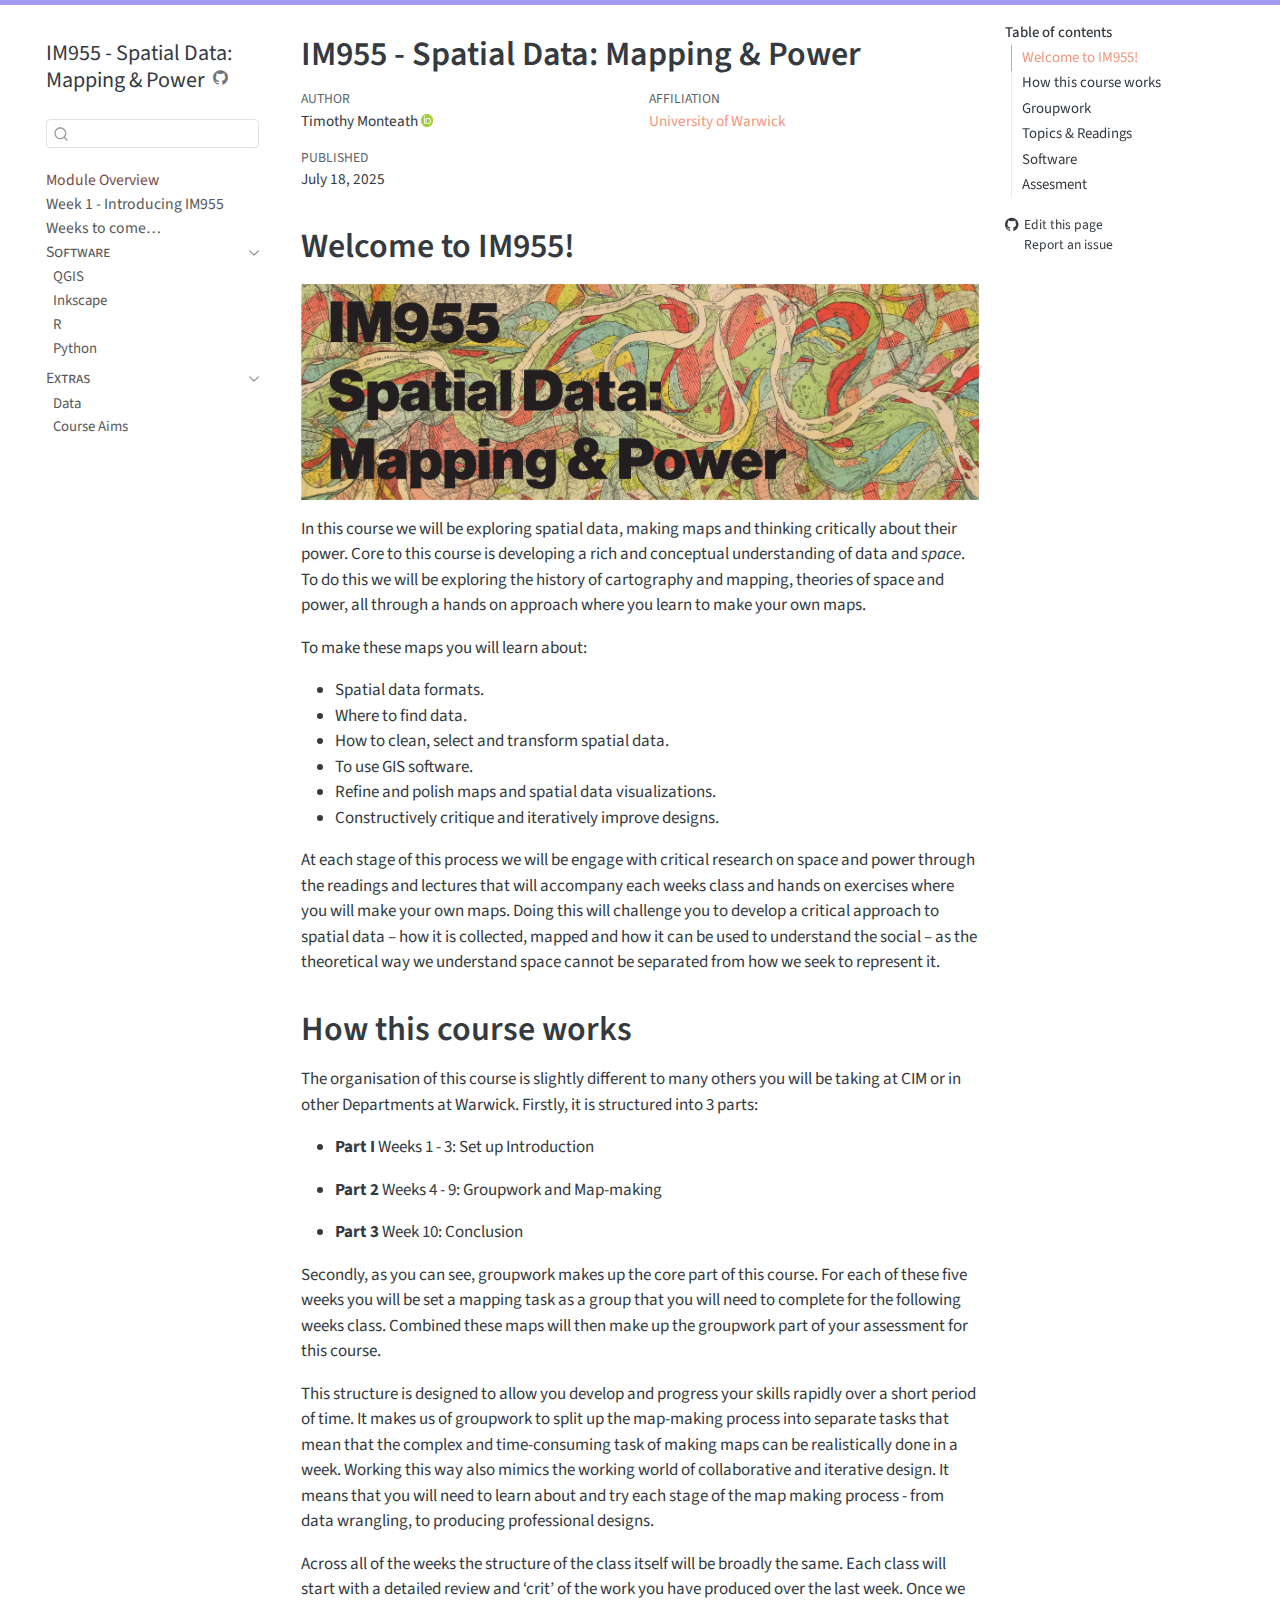
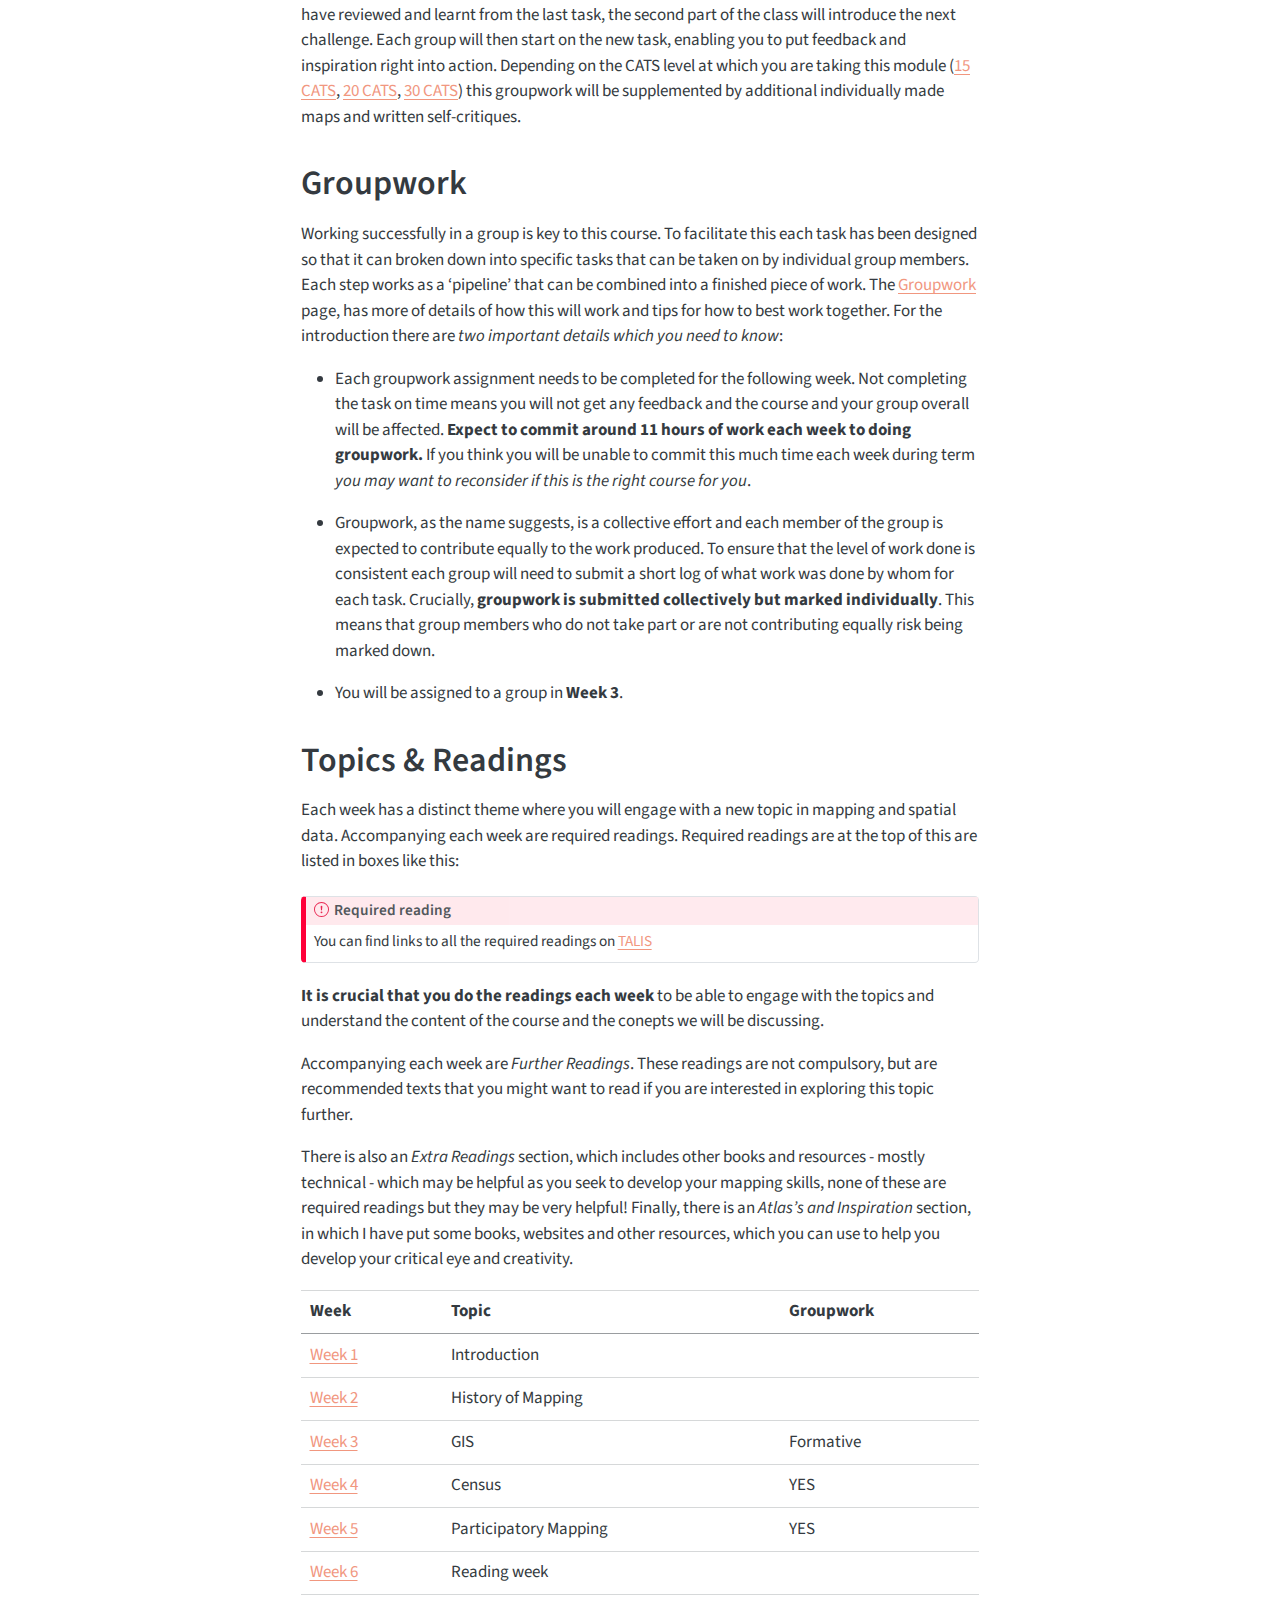
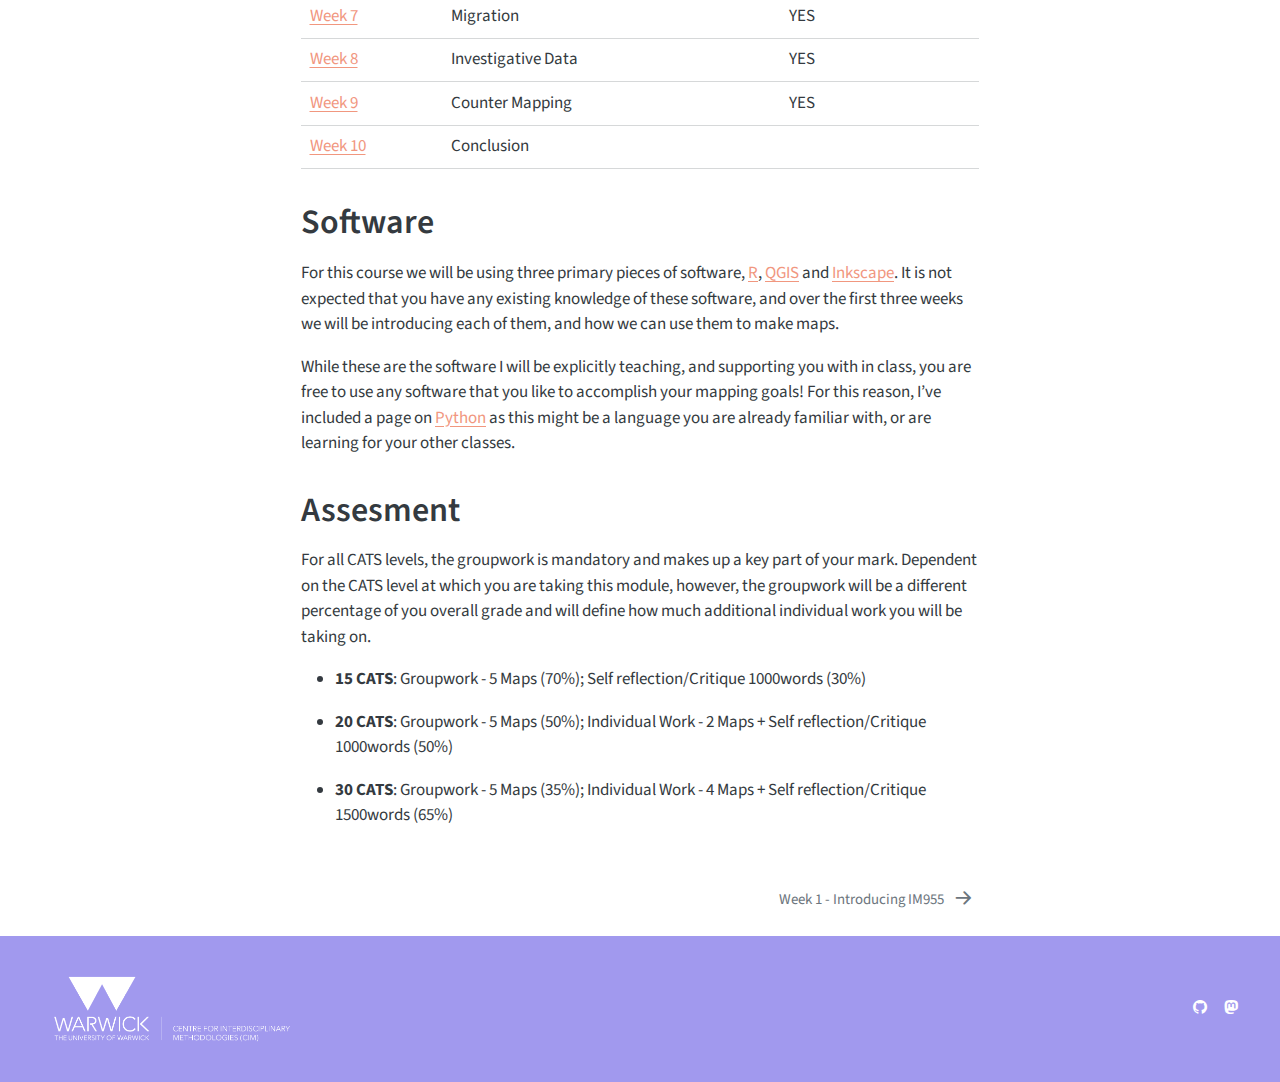
<file: index.html>
<!DOCTYPE html>
<html xmlns="http://www.w3.org/1999/xhtml" lang="en" xml:lang="en"><head>

<meta charset="utf-8">
<meta name="generator" content="quarto-1.7.34">

<meta name="viewport" content="width=device-width, initial-scale=1.0, user-scalable=yes">

<meta name="author" content="Timothy Monteath">
<meta name="dcterms.date" content="2025-07-18">

<title>IM955 - Spatial Data: Mapping &amp; Power</title>
<style>
code{white-space: pre-wrap;}
span.smallcaps{font-variant: small-caps;}
div.columns{display: flex; gap: min(4vw, 1.5em);}
div.column{flex: auto; overflow-x: auto;}
div.hanging-indent{margin-left: 1.5em; text-indent: -1.5em;}
ul.task-list{list-style: none;}
ul.task-list li input[type="checkbox"] {
  width: 0.8em;
  margin: 0 0.8em 0.2em -1em; /* quarto-specific, see https://github.com/quarto-dev/quarto-cli/issues/4556 */ 
  vertical-align: middle;
}
</style>


<script src="site_libs/quarto-nav/quarto-nav.js"></script>
<script src="site_libs/quarto-nav/headroom.min.js"></script>
<script src="site_libs/clipboard/clipboard.min.js"></script>
<script src="site_libs/quarto-search/autocomplete.umd.js"></script>
<script src="site_libs/quarto-search/fuse.min.js"></script>
<script src="site_libs/quarto-search/quarto-search.js"></script>
<meta name="quarto:offset" content="./">
<link href="./content/Week_1.html" rel="next">
<script src="site_libs/quarto-html/quarto.js" type="module"></script>
<script src="site_libs/quarto-html/tabsets/tabsets.js" type="module"></script>
<script src="site_libs/quarto-html/popper.min.js"></script>
<script src="site_libs/quarto-html/tippy.umd.min.js"></script>
<script src="site_libs/quarto-html/anchor.min.js"></script>
<link href="site_libs/quarto-html/tippy.css" rel="stylesheet">
<link href="site_libs/quarto-html/quarto-syntax-highlighting-c8ad9e5dbd60b7b70b38521ab19b7da4.css" rel="stylesheet" id="quarto-text-highlighting-styles">
<script src="site_libs/bootstrap/bootstrap.min.js"></script>
<link href="site_libs/bootstrap/bootstrap-icons.css" rel="stylesheet">
<link href="site_libs/bootstrap/bootstrap-ef47b94bcde58586faf6486e82ed0349.min.css" rel="stylesheet" append-hash="true" id="quarto-bootstrap" data-mode="light">
<script id="quarto-search-options" type="application/json">{
  "location": "sidebar",
  "copy-button": false,
  "collapse-after": 3,
  "panel-placement": "start",
  "type": "textbox",
  "limit": 50,
  "keyboard-shortcut": [
    "f",
    "/",
    "s"
  ],
  "show-item-context": false,
  "language": {
    "search-no-results-text": "No results",
    "search-matching-documents-text": "matching documents",
    "search-copy-link-title": "Copy link to search",
    "search-hide-matches-text": "Hide additional matches",
    "search-more-match-text": "more match in this document",
    "search-more-matches-text": "more matches in this document",
    "search-clear-button-title": "Clear",
    "search-text-placeholder": "",
    "search-detached-cancel-button-title": "Cancel",
    "search-submit-button-title": "Submit",
    "search-label": "Search"
  }
}</script>


</head>

<body class="nav-sidebar floating quarto-light">

<div id="quarto-search-results"></div>
  <header id="quarto-header" class="headroom fixed-top">
  <nav class="quarto-secondary-nav">
    <div class="container-fluid d-flex">
      <button type="button" class="quarto-btn-toggle btn" data-bs-toggle="collapse" role="button" data-bs-target=".quarto-sidebar-collapse-item" aria-controls="quarto-sidebar" aria-expanded="false" aria-label="Toggle sidebar navigation" onclick="if (window.quartoToggleHeadroom) { window.quartoToggleHeadroom(); }">
        <i class="bi bi-layout-text-sidebar-reverse"></i>
      </button>
        <nav class="quarto-page-breadcrumbs" aria-label="breadcrumb"><ol class="breadcrumb"><li class="breadcrumb-item"><a href="./index.html"><span class="chapter-title">Module Overview</span></a></li></ol></nav>
        <a class="flex-grow-1" role="navigation" data-bs-toggle="collapse" data-bs-target=".quarto-sidebar-collapse-item" aria-controls="quarto-sidebar" aria-expanded="false" aria-label="Toggle sidebar navigation" onclick="if (window.quartoToggleHeadroom) { window.quartoToggleHeadroom(); }">      
        </a>
      <button type="button" class="btn quarto-search-button" aria-label="Search" onclick="window.quartoOpenSearch();">
        <i class="bi bi-search"></i>
      </button>
    </div>
  </nav>
</header>
<!-- content -->
<div id="quarto-content" class="quarto-container page-columns page-rows-contents page-layout-article">
<!-- sidebar -->
  <nav id="quarto-sidebar" class="sidebar collapse collapse-horizontal quarto-sidebar-collapse-item sidebar-navigation floating overflow-auto">
    <div class="pt-lg-2 mt-2 text-left sidebar-header">
    <div class="sidebar-title mb-0 py-0">
      <a href="./">IM955 - Spatial Data: Mapping &amp; Power</a> 
        <div class="sidebar-tools-main">
    <a href="https://github.com/WarwickCIM/IM955" title="Source Code" class="quarto-navigation-tool px-1" aria-label="Source Code"><i class="bi bi-github"></i></a>
</div>
    </div>
      </div>
        <div class="mt-2 flex-shrink-0 align-items-center">
        <div class="sidebar-search">
        <div id="quarto-search" class="" title="Search"></div>
        </div>
        </div>
    <div class="sidebar-menu-container"> 
    <ul class="list-unstyled mt-1">
        <li class="sidebar-item">
  <div class="sidebar-item-container"> 
  <a href="./index.html" class="sidebar-item-text sidebar-link active"><span class="chapter-title">Module Overview</span></a>
  </div>
</li>
        <li class="sidebar-item">
  <div class="sidebar-item-container"> 
  <a href="./content/Week_1.html" class="sidebar-item-text sidebar-link"><span class="chapter-title">Week 1 - Introducing IM955</span></a>
  </div>
</li>
        <li class="sidebar-item">
  <div class="sidebar-item-container"> 
  <a href="./content/Schedule.html" class="sidebar-item-text sidebar-link"><span class="chapter-title">Weeks to come…</span></a>
  </div>
</li>
        <li class="sidebar-item sidebar-item-section">
      <div class="sidebar-item-container"> 
            <a class="sidebar-item-text sidebar-link text-start" data-bs-toggle="collapse" data-bs-target="#quarto-sidebar-section-1" role="navigation" aria-expanded="true">
 <span class="menu-text">Software</span></a>
          <a class="sidebar-item-toggle text-start" data-bs-toggle="collapse" data-bs-target="#quarto-sidebar-section-1" role="navigation" aria-expanded="true" aria-label="Toggle section">
            <i class="bi bi-chevron-right ms-2"></i>
          </a> 
      </div>
      <ul id="quarto-sidebar-section-1" class="collapse list-unstyled sidebar-section depth1 show">  
          <li class="sidebar-item">
  <div class="sidebar-item-container"> 
  <a href="./content/QGIS.html" class="sidebar-item-text sidebar-link"><span class="chapter-title">QGIS</span></a>
  </div>
</li>
          <li class="sidebar-item">
  <div class="sidebar-item-container"> 
  <a href="./content/Inkscape.html" class="sidebar-item-text sidebar-link"><span class="chapter-title">Inkscape</span></a>
  </div>
</li>
          <li class="sidebar-item">
  <div class="sidebar-item-container"> 
  <a href="./content/R.html" class="sidebar-item-text sidebar-link"><span class="chapter-title">R</span></a>
  </div>
</li>
          <li class="sidebar-item">
  <div class="sidebar-item-container"> 
  <a href="./content/Python.html" class="sidebar-item-text sidebar-link"><span class="chapter-title">Python</span></a>
  </div>
</li>
      </ul>
  </li>
        <li class="sidebar-item sidebar-item-section">
      <div class="sidebar-item-container"> 
            <a class="sidebar-item-text sidebar-link text-start" data-bs-toggle="collapse" data-bs-target="#quarto-sidebar-section-2" role="navigation" aria-expanded="true">
 <span class="menu-text">Extras</span></a>
          <a class="sidebar-item-toggle text-start" data-bs-toggle="collapse" data-bs-target="#quarto-sidebar-section-2" role="navigation" aria-expanded="true" aria-label="Toggle section">
            <i class="bi bi-chevron-right ms-2"></i>
          </a> 
      </div>
      <ul id="quarto-sidebar-section-2" class="collapse list-unstyled sidebar-section depth1 show">  
          <li class="sidebar-item">
  <div class="sidebar-item-container"> 
  <a href="./content/Data.html" class="sidebar-item-text sidebar-link"><span class="chapter-title">Data</span></a>
  </div>
</li>
          <li class="sidebar-item">
  <div class="sidebar-item-container"> 
  <a href="./content/Course_aims.html" class="sidebar-item-text sidebar-link"><span class="chapter-title">Course Aims</span></a>
  </div>
</li>
      </ul>
  </li>
    </ul>
    </div>
</nav>
<div id="quarto-sidebar-glass" class="quarto-sidebar-collapse-item" data-bs-toggle="collapse" data-bs-target=".quarto-sidebar-collapse-item"></div>
<!-- margin-sidebar -->
    <div id="quarto-margin-sidebar" class="sidebar margin-sidebar">
        <nav id="TOC" role="doc-toc" class="toc-active">
    <h2 id="toc-title">Table of contents</h2>
   
  <ul>
  <li><a href="#welcome-to-im955" id="toc-welcome-to-im955" class="nav-link active" data-scroll-target="#welcome-to-im955">Welcome to IM955!</a></li>
  <li><a href="#how-this-course-works" id="toc-how-this-course-works" class="nav-link" data-scroll-target="#how-this-course-works">How this course works</a></li>
  <li><a href="#groupwork" id="toc-groupwork" class="nav-link" data-scroll-target="#groupwork">Groupwork</a></li>
  <li><a href="#topics-readings" id="toc-topics-readings" class="nav-link" data-scroll-target="#topics-readings">Topics &amp; Readings</a></li>
  <li><a href="#software" id="toc-software" class="nav-link" data-scroll-target="#software">Software</a></li>
  <li><a href="#assesment" id="toc-assesment" class="nav-link" data-scroll-target="#assesment">Assesment</a></li>
  </ul>
<div class="toc-actions"><ul><li><a href="https://github.com/WarwickCIM/IM955/edit/main/index.qmd" class="toc-action"><i class="bi bi-github"></i>Edit this page</a></li><li><a href="https://github.com/WarwickCIM/IM955/issues/new" class="toc-action"><i class="bi empty"></i>Report an issue</a></li></ul></div></nav>
    </div>
<!-- main -->
<main class="content" id="quarto-document-content">

<header id="title-block-header" class="quarto-title-block default">
<div class="quarto-title">
<h1 class="title">IM955 - Spatial Data: Mapping &amp; Power</h1>
</div>


<div class="quarto-title-meta-author">
  <div class="quarto-title-meta-heading">Author</div>
  <div class="quarto-title-meta-heading">Affiliation</div>
  
    <div class="quarto-title-meta-contents">
    <p class="author">Timothy Monteath <a href="https://orcid.org/0000-0003-2481-9785" class="quarto-title-author-orcid"> <img src="[data-uri]"></a></p>
  </div>
  <div class="quarto-title-meta-contents">
        <p class="affiliation">
            <a href="http://warwick.ac.uk/cim">
            University of Warwick
            </a>
          </p>
      </div>
  </div>

<div class="quarto-title-meta">

      
    <div>
    <div class="quarto-title-meta-heading">Published</div>
    <div class="quarto-title-meta-contents">
      <p class="date">July 18, 2025</p>
    </div>
  </div>
  
    
  </div>
  


</header>


<!-- Note - custom chicago-syllabus.csl will render full bibliographic items in text for 'reading list' style citations in the text body. See [Link](https://www.andrewheiss.com/blog/2023/01/09/syllabus-csl-pandoc/#:~:text=The%20easiest%20way%20to%20get%20full%20citations%20inline,files%20contains%20a%20%3Cstyle%3EXML%20element%20with%20a%20classattribute.). -->
<section id="welcome-to-im955" class="level1 unnumbered">
<h1 class="unnumbered">Welcome to IM955!</h1>
<p><img src="media/Index/header_miss.png" class="img-fluid"></p>
<p>In this course we will be exploring spatial data, making maps and thinking critically about their power. Core to this course is developing a rich and conceptual understanding of data and <em>space</em>. To do this we will be exploring the history of cartography and mapping, theories of space and power, all through a hands on approach where you learn to make your own maps.</p>
<p>To make these maps you will learn about:</p>
<ul>
<li>Spatial data formats.</li>
<li>Where to find data.</li>
<li>How to clean, select and transform spatial data.</li>
<li>To use GIS software.</li>
<li>Refine and polish maps and spatial data visualizations.</li>
<li>Constructively critique and iteratively improve designs.</li>
</ul>
<p>At each stage of this process we will be engage with critical research on space and power through the readings and lectures that will accompany each weeks class and hands on exercises where you will make your own maps. Doing this will challenge you to develop a critical approach to spatial data – how it is collected, mapped and how it can be used to understand the social – as the theoretical way we understand space cannot be separated from how we seek to represent it.</p>
</section>
<section id="how-this-course-works" class="level1">
<h1>How this course works</h1>
<p>The organisation of this course is slightly different to many others you will be taking at CIM or in other Departments at Warwick. Firstly, it is structured into 3 parts:</p>
<ul>
<li><p><strong>Part I</strong> Weeks 1 - 3: Set up Introduction</p></li>
<li><p><strong>Part 2</strong> Weeks 4 - 9: Groupwork and Map-making</p></li>
<li><p><strong>Part 3</strong> Week 10: Conclusion</p></li>
</ul>
<p>Secondly, as you can see, groupwork makes up the core part of this course. For each of these five weeks you will be set a mapping task as a group that you will need to complete for the following weeks class. Combined these maps will then make up the groupwork part of your assessment for this course.</p>
<p>This structure is designed to allow you develop and progress your skills rapidly over a short period of time. It makes us of groupwork to split up the map-making process into separate tasks that mean that the complex and time-consuming task of making maps can be realistically done in a week. Working this way also mimics the working world of collaborative and iterative design. It means that you will need to learn about and try each stage of the map making process - from data wrangling, to producing professional designs.</p>
<p>Across all of the weeks the structure of the class itself will be broadly the same. Each class will start with a detailed review and ‘crit’ of the work you have produced over the last week. Once we have reviewed and learnt from the last task, the second part of the class will introduce the next challenge. Each group will then start on the new task, enabling you to put feedback and inspiration right into action. Depending on the CATS level at which you are taking this module (<a href="content/CATS15.qmd">15 CATS</a>, <a href="content/CATS20.qmd">20 CATS</a>, <a href="content/CATS30.qmd">30 CATS</a>) this groupwork will be supplemented by additional individually made maps and written self-critiques.</p>
</section>
<section id="groupwork" class="level1">
<h1>Groupwork</h1>
<p>Working successfully in a group is key to this course. To facilitate this each task has been designed so that it can broken down into specific tasks that can be taken on by individual group members. Each step works as a ‘pipeline’ that can be combined into a finished piece of work. The <a href="content/Groupwork.qmd">Groupwork</a> page, has more of details of how this will work and tips for how to best work together. For the introduction there are <em>two important details which you need to know</em>:</p>
<ul>
<li><p>Each groupwork assignment needs to be completed for the following week. Not completing the task on time means you will not get any feedback and the course and your group overall will be affected. <strong>Expect to commit around 11 hours of work each week to doing groupwork.</strong> If you think you will be unable to commit this much time each week during term <em>you may want to reconsider if this is the right course for you</em>.</p></li>
<li><p>Groupwork, as the name suggests, is a collective effort and each member of the group is expected to contribute equally to the work produced. To ensure that the level of work done is consistent each group will need to submit a short log of what work was done by whom for each task. Crucially, <strong>groupwork is submitted collectively but marked individually</strong>. This means that group members who do not take part or are not contributing equally risk being marked down.</p></li>
<li><p>You will be assigned to a group in <strong>Week 3</strong>.</p></li>
</ul>
</section>
<section id="topics-readings" class="level1">
<h1>Topics &amp; Readings</h1>
<p>Each week has a distinct theme where you will engage with a new topic in mapping and spatial data. Accompanying each week are required readings. Required readings are at the top of this are listed in boxes like this:</p>
<div class="callout callout-style-default callout-important callout-titled">
<div class="callout-header d-flex align-content-center">
<div class="callout-icon-container">
<i class="callout-icon"></i>
</div>
<div class="callout-title-container flex-fill">
Required reading
</div>
</div>
<div class="callout-body-container callout-body">
<p>You can find links to all the required readings on <a href="https://rl.talis.com/">TALIS</a></p>
</div>
</div>
<p><strong>It is crucial that you do the readings each week</strong> to be able to engage with the topics and understand the content of the course and the conepts we will be discussing.</p>
<p>Accompanying each week are <em>Further Readings</em>. These readings are not compulsory, but are recommended texts that you might want to read if you are interested in exploring this topic further.</p>
<p>There is also an <em>Extra Readings</em> section, which includes other books and resources - mostly technical - which may be helpful as you seek to develop your mapping skills, none of these are required readings but they may be very helpful! Finally, there is an <em>Atlas’s and Inspiration</em> section, in which I have put some books, websites and other resources, which you can use to help you develop your critical eye and creativity.</p>
<table class="caption-top table">
<thead>
<tr class="header">
<th>Week</th>
<th>Topic</th>
<th>Groupwork</th>
</tr>
</thead>
<tbody>
<tr class="odd">
<td><a href="content/week_1.qmd">Week 1</a></td>
<td>Introduction</td>
<td></td>
</tr>
<tr class="even">
<td><a href="">Week 2</a></td>
<td>History of Mapping</td>
<td></td>
</tr>
<tr class="odd">
<td><a href="">Week 3</a></td>
<td>GIS</td>
<td>Formative</td>
</tr>
<tr class="even">
<td><a href="">Week 4</a></td>
<td>Census</td>
<td>YES</td>
</tr>
<tr class="odd">
<td><a href="">Week 5</a></td>
<td>Participatory Mapping</td>
<td>YES</td>
</tr>
<tr class="even">
<td><a href="">Week 6</a></td>
<td>Reading week</td>
<td></td>
</tr>
<tr class="odd">
<td><a href="">Week 7</a></td>
<td>Migration</td>
<td>YES</td>
</tr>
<tr class="even">
<td><a href="">Week 8</a></td>
<td>Investigative Data</td>
<td>YES</td>
</tr>
<tr class="odd">
<td><a href="">Week 9</a></td>
<td>Counter Mapping</td>
<td>YES</td>
</tr>
<tr class="even">
<td><a href="">Week 10</a></td>
<td>Conclusion</td>
<td></td>
</tr>
</tbody>
</table>
</section>
<section id="software" class="level1">
<h1>Software</h1>
<p>For this course we will be using three primary pieces of software, <a href="./content/R.html">R</a>, <a href="./content/QGIS.html">QGIS</a> and <a href="./content/Inkscape.html">Inkscape</a>. It is not expected that you have any existing knowledge of these software, and over the first three weeks we will be introducing each of them, and how we can use them to make maps.</p>
<p>While these are the software I will be explicitly teaching, and supporting you with in class, you are free to use any software that you like to accomplish your mapping goals! For this reason, I’ve included a page on <a href="./content/Python.html">Python</a> as this might be a language you are already familiar with, or are learning for your other classes.</p>
</section>
<section id="assesment" class="level1">
<h1>Assesment</h1>
<p>For all CATS levels, the groupwork is mandatory and makes up a key part of your mark. Dependent on the CATS level at which you are taking this module, however, the groupwork will be a different percentage of you overall grade and will define how much additional individual work you will be taking on.</p>
<ul>
<li><p><strong>15 CATS</strong>: Groupwork - 5 Maps (70%); Self reflection/Critique 1000words (30%)</p></li>
<li><p><strong>20 CATS</strong>: Groupwork - 5 Maps (50%); Individual Work - 2 Maps + Self reflection/Critique 1000words (50%)</p></li>
<li><p><strong>30 CATS</strong>: Groupwork - 5 Maps (35%); Individual Work - 4 Maps + Self reflection/Critique 1500words (65%)</p></li>
</ul>


</section>

</main> <!-- /main -->
<script id="quarto-html-after-body" type="application/javascript">
  window.document.addEventListener("DOMContentLoaded", function (event) {
    const icon = "";
    const anchorJS = new window.AnchorJS();
    anchorJS.options = {
      placement: 'right',
      icon: icon
    };
    anchorJS.add('.anchored');
    const isCodeAnnotation = (el) => {
      for (const clz of el.classList) {
        if (clz.startsWith('code-annotation-')) {                     
          return true;
        }
      }
      return false;
    }
    const onCopySuccess = function(e) {
      // button target
      const button = e.trigger;
      // don't keep focus
      button.blur();
      // flash "checked"
      button.classList.add('code-copy-button-checked');
      var currentTitle = button.getAttribute("title");
      button.setAttribute("title", "Copied!");
      let tooltip;
      if (window.bootstrap) {
        button.setAttribute("data-bs-toggle", "tooltip");
        button.setAttribute("data-bs-placement", "left");
        button.setAttribute("data-bs-title", "Copied!");
        tooltip = new bootstrap.Tooltip(button, 
          { trigger: "manual", 
            customClass: "code-copy-button-tooltip",
            offset: [0, -8]});
        tooltip.show();    
      }
      setTimeout(function() {
        if (tooltip) {
          tooltip.hide();
          button.removeAttribute("data-bs-title");
          button.removeAttribute("data-bs-toggle");
          button.removeAttribute("data-bs-placement");
        }
        button.setAttribute("title", currentTitle);
        button.classList.remove('code-copy-button-checked');
      }, 1000);
      // clear code selection
      e.clearSelection();
    }
    const getTextToCopy = function(trigger) {
        const codeEl = trigger.previousElementSibling.cloneNode(true);
        for (const childEl of codeEl.children) {
          if (isCodeAnnotation(childEl)) {
            childEl.remove();
          }
        }
        return codeEl.innerText;
    }
    const clipboard = new window.ClipboardJS('.code-copy-button:not([data-in-quarto-modal])', {
      text: getTextToCopy
    });
    clipboard.on('success', onCopySuccess);
    if (window.document.getElementById('quarto-embedded-source-code-modal')) {
      const clipboardModal = new window.ClipboardJS('.code-copy-button[data-in-quarto-modal]', {
        text: getTextToCopy,
        container: window.document.getElementById('quarto-embedded-source-code-modal')
      });
      clipboardModal.on('success', onCopySuccess);
    }
      var localhostRegex = new RegExp(/^(?:http|https):\/\/localhost\:?[0-9]*\//);
      var mailtoRegex = new RegExp(/^mailto:/);
        var filterRegex = new RegExp('/' + window.location.host + '/');
      var isInternal = (href) => {
          return filterRegex.test(href) || localhostRegex.test(href) || mailtoRegex.test(href);
      }
      // Inspect non-navigation links and adorn them if external
     var links = window.document.querySelectorAll('a[href]:not(.nav-link):not(.navbar-brand):not(.toc-action):not(.sidebar-link):not(.sidebar-item-toggle):not(.pagination-link):not(.no-external):not([aria-hidden]):not(.dropdown-item):not(.quarto-navigation-tool):not(.about-link)');
      for (var i=0; i<links.length; i++) {
        const link = links[i];
        if (!isInternal(link.href)) {
          // undo the damage that might have been done by quarto-nav.js in the case of
          // links that we want to consider external
          if (link.dataset.originalHref !== undefined) {
            link.href = link.dataset.originalHref;
          }
        }
      }
    function tippyHover(el, contentFn, onTriggerFn, onUntriggerFn) {
      const config = {
        allowHTML: true,
        maxWidth: 500,
        delay: 100,
        arrow: false,
        appendTo: function(el) {
            return el.parentElement;
        },
        interactive: true,
        interactiveBorder: 10,
        theme: 'quarto',
        placement: 'bottom-start',
      };
      if (contentFn) {
        config.content = contentFn;
      }
      if (onTriggerFn) {
        config.onTrigger = onTriggerFn;
      }
      if (onUntriggerFn) {
        config.onUntrigger = onUntriggerFn;
      }
      window.tippy(el, config); 
    }
    const noterefs = window.document.querySelectorAll('a[role="doc-noteref"]');
    for (var i=0; i<noterefs.length; i++) {
      const ref = noterefs[i];
      tippyHover(ref, function() {
        // use id or data attribute instead here
        let href = ref.getAttribute('data-footnote-href') || ref.getAttribute('href');
        try { href = new URL(href).hash; } catch {}
        const id = href.replace(/^#\/?/, "");
        const note = window.document.getElementById(id);
        if (note) {
          return note.innerHTML;
        } else {
          return "";
        }
      });
    }
    const xrefs = window.document.querySelectorAll('a.quarto-xref');
    const processXRef = (id, note) => {
      // Strip column container classes
      const stripColumnClz = (el) => {
        el.classList.remove("page-full", "page-columns");
        if (el.children) {
          for (const child of el.children) {
            stripColumnClz(child);
          }
        }
      }
      stripColumnClz(note)
      if (id === null || id.startsWith('sec-')) {
        // Special case sections, only their first couple elements
        const container = document.createElement("div");
        if (note.children && note.children.length > 2) {
          container.appendChild(note.children[0].cloneNode(true));
          for (let i = 1; i < note.children.length; i++) {
            const child = note.children[i];
            if (child.tagName === "P" && child.innerText === "") {
              continue;
            } else {
              container.appendChild(child.cloneNode(true));
              break;
            }
          }
          if (window.Quarto?.typesetMath) {
            window.Quarto.typesetMath(container);
          }
          return container.innerHTML
        } else {
          if (window.Quarto?.typesetMath) {
            window.Quarto.typesetMath(note);
          }
          return note.innerHTML;
        }
      } else {
        // Remove any anchor links if they are present
        const anchorLink = note.querySelector('a.anchorjs-link');
        if (anchorLink) {
          anchorLink.remove();
        }
        if (window.Quarto?.typesetMath) {
          window.Quarto.typesetMath(note);
        }
        if (note.classList.contains("callout")) {
          return note.outerHTML;
        } else {
          return note.innerHTML;
        }
      }
    }
    for (var i=0; i<xrefs.length; i++) {
      const xref = xrefs[i];
      tippyHover(xref, undefined, function(instance) {
        instance.disable();
        let url = xref.getAttribute('href');
        let hash = undefined; 
        if (url.startsWith('#')) {
          hash = url;
        } else {
          try { hash = new URL(url).hash; } catch {}
        }
        if (hash) {
          const id = hash.replace(/^#\/?/, "");
          const note = window.document.getElementById(id);
          if (note !== null) {
            try {
              const html = processXRef(id, note.cloneNode(true));
              instance.setContent(html);
            } finally {
              instance.enable();
              instance.show();
            }
          } else {
            // See if we can fetch this
            fetch(url.split('#')[0])
            .then(res => res.text())
            .then(html => {
              const parser = new DOMParser();
              const htmlDoc = parser.parseFromString(html, "text/html");
              const note = htmlDoc.getElementById(id);
              if (note !== null) {
                const html = processXRef(id, note);
                instance.setContent(html);
              } 
            }).finally(() => {
              instance.enable();
              instance.show();
            });
          }
        } else {
          // See if we can fetch a full url (with no hash to target)
          // This is a special case and we should probably do some content thinning / targeting
          fetch(url)
          .then(res => res.text())
          .then(html => {
            const parser = new DOMParser();
            const htmlDoc = parser.parseFromString(html, "text/html");
            const note = htmlDoc.querySelector('main.content');
            if (note !== null) {
              // This should only happen for chapter cross references
              // (since there is no id in the URL)
              // remove the first header
              if (note.children.length > 0 && note.children[0].tagName === "HEADER") {
                note.children[0].remove();
              }
              const html = processXRef(null, note);
              instance.setContent(html);
            } 
          }).finally(() => {
            instance.enable();
            instance.show();
          });
        }
      }, function(instance) {
      });
    }
        let selectedAnnoteEl;
        const selectorForAnnotation = ( cell, annotation) => {
          let cellAttr = 'data-code-cell="' + cell + '"';
          let lineAttr = 'data-code-annotation="' +  annotation + '"';
          const selector = 'span[' + cellAttr + '][' + lineAttr + ']';
          return selector;
        }
        const selectCodeLines = (annoteEl) => {
          const doc = window.document;
          const targetCell = annoteEl.getAttribute("data-target-cell");
          const targetAnnotation = annoteEl.getAttribute("data-target-annotation");
          const annoteSpan = window.document.querySelector(selectorForAnnotation(targetCell, targetAnnotation));
          const lines = annoteSpan.getAttribute("data-code-lines").split(",");
          const lineIds = lines.map((line) => {
            return targetCell + "-" + line;
          })
          let top = null;
          let height = null;
          let parent = null;
          if (lineIds.length > 0) {
              //compute the position of the single el (top and bottom and make a div)
              const el = window.document.getElementById(lineIds[0]);
              top = el.offsetTop;
              height = el.offsetHeight;
              parent = el.parentElement.parentElement;
            if (lineIds.length > 1) {
              const lastEl = window.document.getElementById(lineIds[lineIds.length - 1]);
              const bottom = lastEl.offsetTop + lastEl.offsetHeight;
              height = bottom - top;
            }
            if (top !== null && height !== null && parent !== null) {
              // cook up a div (if necessary) and position it 
              let div = window.document.getElementById("code-annotation-line-highlight");
              if (div === null) {
                div = window.document.createElement("div");
                div.setAttribute("id", "code-annotation-line-highlight");
                div.style.position = 'absolute';
                parent.appendChild(div);
              }
              div.style.top = top - 2 + "px";
              div.style.height = height + 4 + "px";
              div.style.left = 0;
              let gutterDiv = window.document.getElementById("code-annotation-line-highlight-gutter");
              if (gutterDiv === null) {
                gutterDiv = window.document.createElement("div");
                gutterDiv.setAttribute("id", "code-annotation-line-highlight-gutter");
                gutterDiv.style.position = 'absolute';
                const codeCell = window.document.getElementById(targetCell);
                const gutter = codeCell.querySelector('.code-annotation-gutter');
                gutter.appendChild(gutterDiv);
              }
              gutterDiv.style.top = top - 2 + "px";
              gutterDiv.style.height = height + 4 + "px";
            }
            selectedAnnoteEl = annoteEl;
          }
        };
        const unselectCodeLines = () => {
          const elementsIds = ["code-annotation-line-highlight", "code-annotation-line-highlight-gutter"];
          elementsIds.forEach((elId) => {
            const div = window.document.getElementById(elId);
            if (div) {
              div.remove();
            }
          });
          selectedAnnoteEl = undefined;
        };
          // Handle positioning of the toggle
      window.addEventListener(
        "resize",
        throttle(() => {
          elRect = undefined;
          if (selectedAnnoteEl) {
            selectCodeLines(selectedAnnoteEl);
          }
        }, 10)
      );
      function throttle(fn, ms) {
      let throttle = false;
      let timer;
        return (...args) => {
          if(!throttle) { // first call gets through
              fn.apply(this, args);
              throttle = true;
          } else { // all the others get throttled
              if(timer) clearTimeout(timer); // cancel #2
              timer = setTimeout(() => {
                fn.apply(this, args);
                timer = throttle = false;
              }, ms);
          }
        };
      }
        // Attach click handler to the DT
        const annoteDls = window.document.querySelectorAll('dt[data-target-cell]');
        for (const annoteDlNode of annoteDls) {
          annoteDlNode.addEventListener('click', (event) => {
            const clickedEl = event.target;
            if (clickedEl !== selectedAnnoteEl) {
              unselectCodeLines();
              const activeEl = window.document.querySelector('dt[data-target-cell].code-annotation-active');
              if (activeEl) {
                activeEl.classList.remove('code-annotation-active');
              }
              selectCodeLines(clickedEl);
              clickedEl.classList.add('code-annotation-active');
            } else {
              // Unselect the line
              unselectCodeLines();
              clickedEl.classList.remove('code-annotation-active');
            }
          });
        }
    const findCites = (el) => {
      const parentEl = el.parentElement;
      if (parentEl) {
        const cites = parentEl.dataset.cites;
        if (cites) {
          return {
            el,
            cites: cites.split(' ')
          };
        } else {
          return findCites(el.parentElement)
        }
      } else {
        return undefined;
      }
    };
    var bibliorefs = window.document.querySelectorAll('a[role="doc-biblioref"]');
    for (var i=0; i<bibliorefs.length; i++) {
      const ref = bibliorefs[i];
      const citeInfo = findCites(ref);
      if (citeInfo) {
        tippyHover(citeInfo.el, function() {
          var popup = window.document.createElement('div');
          citeInfo.cites.forEach(function(cite) {
            var citeDiv = window.document.createElement('div');
            citeDiv.classList.add('hanging-indent');
            citeDiv.classList.add('csl-entry');
            var biblioDiv = window.document.getElementById('ref-' + cite);
            if (biblioDiv) {
              citeDiv.innerHTML = biblioDiv.innerHTML;
            }
            popup.appendChild(citeDiv);
          });
          return popup.innerHTML;
        });
      }
    }
  });
  </script>
<nav class="page-navigation">
  <div class="nav-page nav-page-previous">
  </div>
  <div class="nav-page nav-page-next">
      <a href="./content/Week_1.html" class="pagination-link" aria-label="Week 1 - Introducing IM955">
        <span class="nav-page-text"><span class="chapter-title">Week 1 - Introducing IM955</span></span> <i class="bi bi-arrow-right-short"></i>
      </a>
  </div>
</nav>
</div> <!-- /content -->
<footer class="footer">
  <div class="nav-footer">
    <div class="nav-footer-left">
      <ul class="footer-items list-unstyled">
    <li class="nav-item">
    <a class="nav-link" href="https://warwick.ac.uk/cim">
<p><img src="./media/CIM_logo_white.png" class="img-fluid" width="300"></p>
</a>
  </li>  
</ul>
    </div>   
    <div class="nav-footer-center">
      &nbsp;
    <div class="toc-actions d-sm-block d-md-none"><ul><li><a href="https://github.com/WarwickCIM/IM955/edit/main/index.qmd" class="toc-action"><i class="bi bi-github"></i>Edit this page</a></li><li><a href="https://github.com/WarwickCIM/IM955/issues/new" class="toc-action"><i class="bi empty"></i>Report an issue</a></li></ul></div></div>
    <div class="nav-footer-right">
      <ul class="footer-items list-unstyled">
    <li class="nav-item compact">
    <a class="nav-link" href="https://github.com/WarwickCIM/">
      <i class="bi bi-github" role="img">
</i> 
    </a>
  </li>  
    <li class="nav-item compact">
    <a class="nav-link" href="https://fediscience.org/%40cimethods">
      <i class="bi bi-mastodon" role="img">
</i> 
    </a>
  </li>  
    <li class="nav-item compact">
    <a class="nav-link" href="https://bsky.app/profile/cimethods.bsky.social">
      <i class="bi bi-bluesky" role="img">
</i> 
    </a>
  </li>  
</ul>
    </div>
  </div>
</footer>




</body></html>
</file>
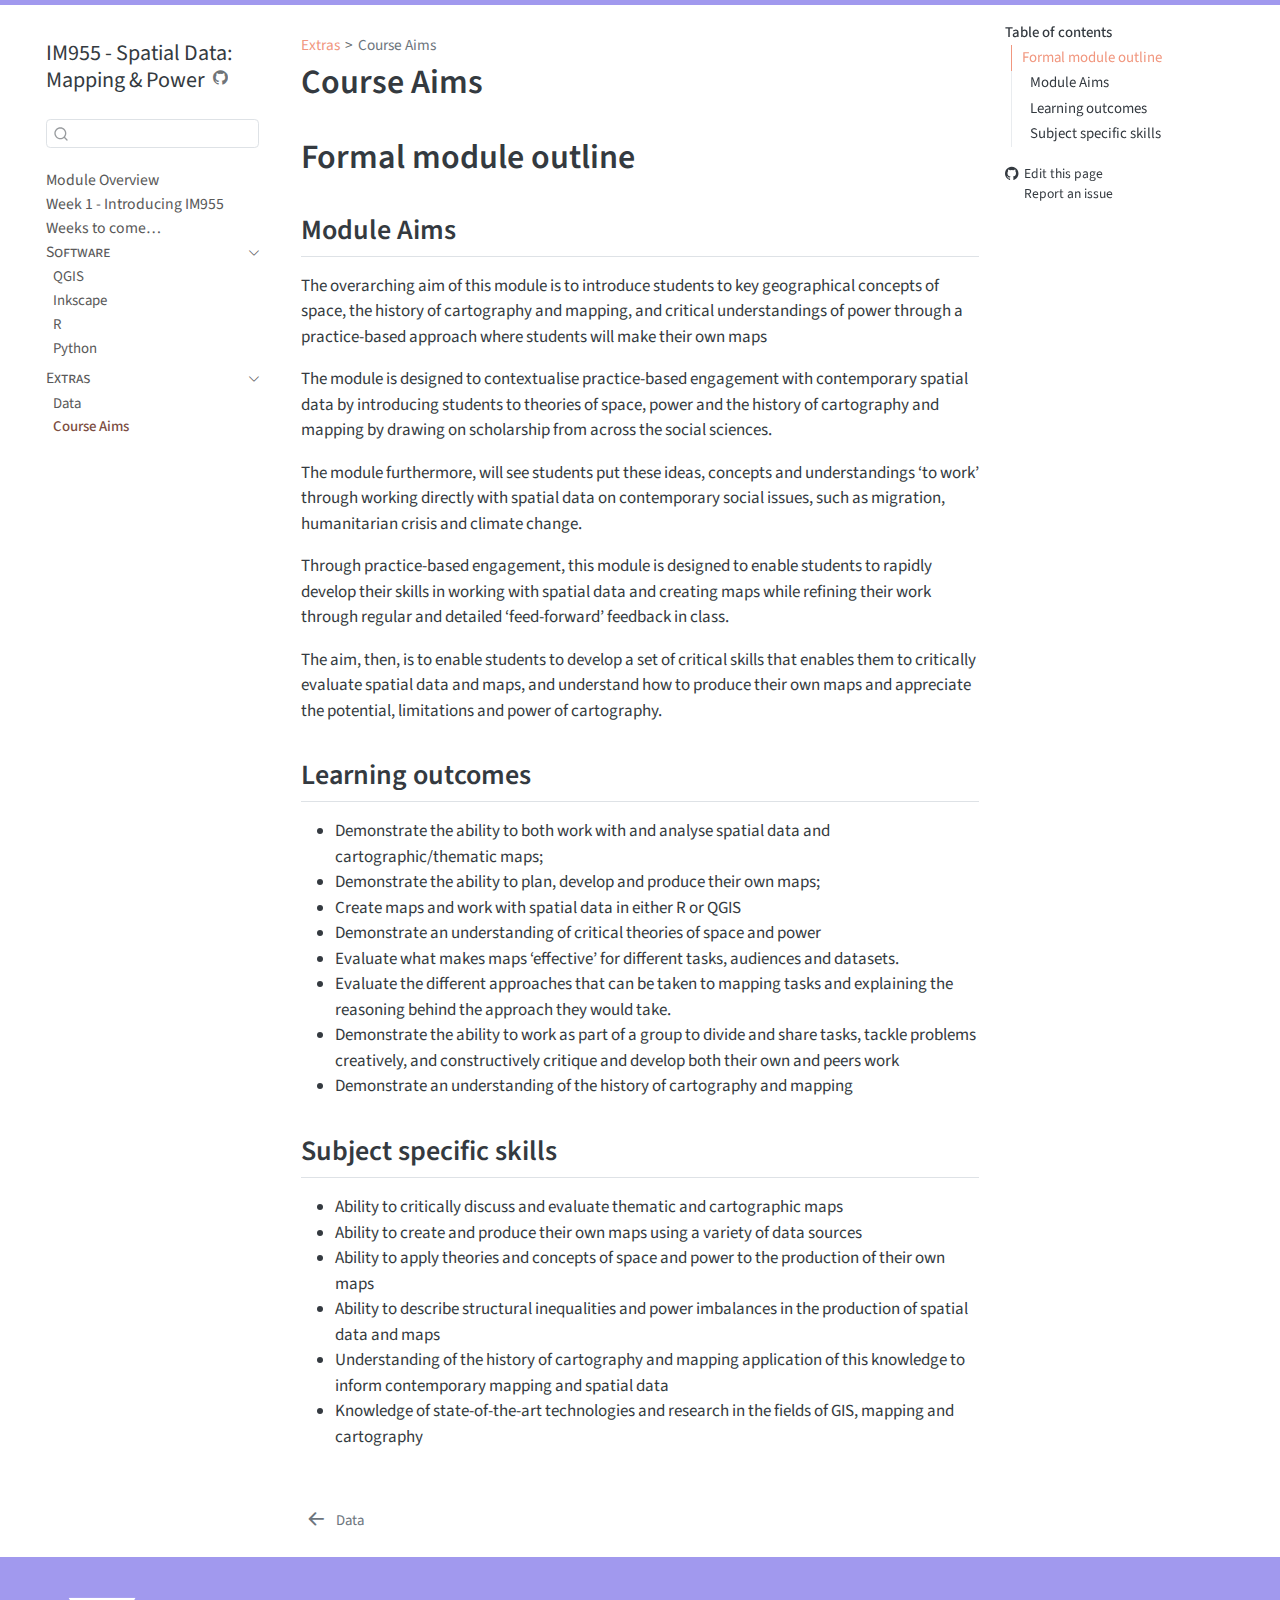
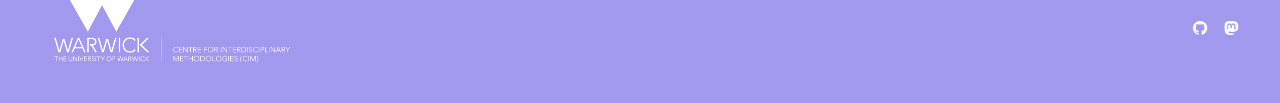
<file: content/Course_aims.html>
<!DOCTYPE html>
<html xmlns="http://www.w3.org/1999/xhtml" lang="en" xml:lang="en"><head>

<meta charset="utf-8">
<meta name="generator" content="quarto-1.7.34">

<meta name="viewport" content="width=device-width, initial-scale=1.0, user-scalable=yes">


<title>Course Aims – IM955 - Spatial Data: Mapping &amp; Power</title>
<style>
code{white-space: pre-wrap;}
span.smallcaps{font-variant: small-caps;}
div.columns{display: flex; gap: min(4vw, 1.5em);}
div.column{flex: auto; overflow-x: auto;}
div.hanging-indent{margin-left: 1.5em; text-indent: -1.5em;}
ul.task-list{list-style: none;}
ul.task-list li input[type="checkbox"] {
  width: 0.8em;
  margin: 0 0.8em 0.2em -1em; /* quarto-specific, see https://github.com/quarto-dev/quarto-cli/issues/4556 */ 
  vertical-align: middle;
}
</style>


<script src="../site_libs/quarto-nav/quarto-nav.js"></script>
<script src="../site_libs/quarto-nav/headroom.min.js"></script>
<script src="../site_libs/clipboard/clipboard.min.js"></script>
<script src="../site_libs/quarto-search/autocomplete.umd.js"></script>
<script src="../site_libs/quarto-search/fuse.min.js"></script>
<script src="../site_libs/quarto-search/quarto-search.js"></script>
<meta name="quarto:offset" content="../">
<link href="../content/Data.html" rel="prev">
<script src="../site_libs/quarto-html/quarto.js" type="module"></script>
<script src="../site_libs/quarto-html/tabsets/tabsets.js" type="module"></script>
<script src="../site_libs/quarto-html/popper.min.js"></script>
<script src="../site_libs/quarto-html/tippy.umd.min.js"></script>
<script src="../site_libs/quarto-html/anchor.min.js"></script>
<link href="../site_libs/quarto-html/tippy.css" rel="stylesheet">
<link href="../site_libs/quarto-html/quarto-syntax-highlighting-c8ad9e5dbd60b7b70b38521ab19b7da4.css" rel="stylesheet" id="quarto-text-highlighting-styles">
<script src="../site_libs/bootstrap/bootstrap.min.js"></script>
<link href="../site_libs/bootstrap/bootstrap-icons.css" rel="stylesheet">
<link href="../site_libs/bootstrap/bootstrap-ef47b94bcde58586faf6486e82ed0349.min.css" rel="stylesheet" append-hash="true" id="quarto-bootstrap" data-mode="light">
<script id="quarto-search-options" type="application/json">{
  "location": "sidebar",
  "copy-button": false,
  "collapse-after": 3,
  "panel-placement": "start",
  "type": "textbox",
  "limit": 50,
  "keyboard-shortcut": [
    "f",
    "/",
    "s"
  ],
  "show-item-context": false,
  "language": {
    "search-no-results-text": "No results",
    "search-matching-documents-text": "matching documents",
    "search-copy-link-title": "Copy link to search",
    "search-hide-matches-text": "Hide additional matches",
    "search-more-match-text": "more match in this document",
    "search-more-matches-text": "more matches in this document",
    "search-clear-button-title": "Clear",
    "search-text-placeholder": "",
    "search-detached-cancel-button-title": "Cancel",
    "search-submit-button-title": "Submit",
    "search-label": "Search"
  }
}</script>


</head>

<body class="nav-sidebar floating quarto-light">

<div id="quarto-search-results"></div>
  <header id="quarto-header" class="headroom fixed-top">
  <nav class="quarto-secondary-nav">
    <div class="container-fluid d-flex">
      <button type="button" class="quarto-btn-toggle btn" data-bs-toggle="collapse" role="button" data-bs-target=".quarto-sidebar-collapse-item" aria-controls="quarto-sidebar" aria-expanded="false" aria-label="Toggle sidebar navigation" onclick="if (window.quartoToggleHeadroom) { window.quartoToggleHeadroom(); }">
        <i class="bi bi-layout-text-sidebar-reverse"></i>
      </button>
        <nav class="quarto-page-breadcrumbs" aria-label="breadcrumb"><ol class="breadcrumb"><li class="breadcrumb-item"><a href="../content/Data.html">Extras</a></li><li class="breadcrumb-item"><a href="../content/Course_aims.html"><span class="chapter-title">Course Aims</span></a></li></ol></nav>
        <a class="flex-grow-1" role="navigation" data-bs-toggle="collapse" data-bs-target=".quarto-sidebar-collapse-item" aria-controls="quarto-sidebar" aria-expanded="false" aria-label="Toggle sidebar navigation" onclick="if (window.quartoToggleHeadroom) { window.quartoToggleHeadroom(); }">      
        </a>
      <button type="button" class="btn quarto-search-button" aria-label="Search" onclick="window.quartoOpenSearch();">
        <i class="bi bi-search"></i>
      </button>
    </div>
  </nav>
</header>
<!-- content -->
<div id="quarto-content" class="quarto-container page-columns page-rows-contents page-layout-article">
<!-- sidebar -->
  <nav id="quarto-sidebar" class="sidebar collapse collapse-horizontal quarto-sidebar-collapse-item sidebar-navigation floating overflow-auto">
    <div class="pt-lg-2 mt-2 text-left sidebar-header">
    <div class="sidebar-title mb-0 py-0">
      <a href="../">IM955 - Spatial Data: Mapping &amp; Power</a> 
        <div class="sidebar-tools-main">
    <a href="https://github.com/WarwickCIM/IM955" title="Source Code" class="quarto-navigation-tool px-1" aria-label="Source Code"><i class="bi bi-github"></i></a>
</div>
    </div>
      </div>
        <div class="mt-2 flex-shrink-0 align-items-center">
        <div class="sidebar-search">
        <div id="quarto-search" class="" title="Search"></div>
        </div>
        </div>
    <div class="sidebar-menu-container"> 
    <ul class="list-unstyled mt-1">
        <li class="sidebar-item">
  <div class="sidebar-item-container"> 
  <a href="../index.html" class="sidebar-item-text sidebar-link"><span class="chapter-title">Module Overview</span></a>
  </div>
</li>
        <li class="sidebar-item">
  <div class="sidebar-item-container"> 
  <a href="../content/Week_1.html" class="sidebar-item-text sidebar-link"><span class="chapter-title">Week 1 - Introducing IM955</span></a>
  </div>
</li>
        <li class="sidebar-item">
  <div class="sidebar-item-container"> 
  <a href="../content/Schedule.html" class="sidebar-item-text sidebar-link"><span class="chapter-title">Weeks to come…</span></a>
  </div>
</li>
        <li class="sidebar-item sidebar-item-section">
      <div class="sidebar-item-container"> 
            <a class="sidebar-item-text sidebar-link text-start" data-bs-toggle="collapse" data-bs-target="#quarto-sidebar-section-1" role="navigation" aria-expanded="true">
 <span class="menu-text">Software</span></a>
          <a class="sidebar-item-toggle text-start" data-bs-toggle="collapse" data-bs-target="#quarto-sidebar-section-1" role="navigation" aria-expanded="true" aria-label="Toggle section">
            <i class="bi bi-chevron-right ms-2"></i>
          </a> 
      </div>
      <ul id="quarto-sidebar-section-1" class="collapse list-unstyled sidebar-section depth1 show">  
          <li class="sidebar-item">
  <div class="sidebar-item-container"> 
  <a href="../content/QGIS.html" class="sidebar-item-text sidebar-link"><span class="chapter-title">QGIS</span></a>
  </div>
</li>
          <li class="sidebar-item">
  <div class="sidebar-item-container"> 
  <a href="../content/Inkscape.html" class="sidebar-item-text sidebar-link"><span class="chapter-title">Inkscape</span></a>
  </div>
</li>
          <li class="sidebar-item">
  <div class="sidebar-item-container"> 
  <a href="../content/R.html" class="sidebar-item-text sidebar-link"><span class="chapter-title">R</span></a>
  </div>
</li>
          <li class="sidebar-item">
  <div class="sidebar-item-container"> 
  <a href="../content/Python.html" class="sidebar-item-text sidebar-link"><span class="chapter-title">Python</span></a>
  </div>
</li>
      </ul>
  </li>
        <li class="sidebar-item sidebar-item-section">
      <div class="sidebar-item-container"> 
            <a class="sidebar-item-text sidebar-link text-start" data-bs-toggle="collapse" data-bs-target="#quarto-sidebar-section-2" role="navigation" aria-expanded="true">
 <span class="menu-text">Extras</span></a>
          <a class="sidebar-item-toggle text-start" data-bs-toggle="collapse" data-bs-target="#quarto-sidebar-section-2" role="navigation" aria-expanded="true" aria-label="Toggle section">
            <i class="bi bi-chevron-right ms-2"></i>
          </a> 
      </div>
      <ul id="quarto-sidebar-section-2" class="collapse list-unstyled sidebar-section depth1 show">  
          <li class="sidebar-item">
  <div class="sidebar-item-container"> 
  <a href="../content/Data.html" class="sidebar-item-text sidebar-link"><span class="chapter-title">Data</span></a>
  </div>
</li>
          <li class="sidebar-item">
  <div class="sidebar-item-container"> 
  <a href="../content/Course_aims.html" class="sidebar-item-text sidebar-link active"><span class="chapter-title">Course Aims</span></a>
  </div>
</li>
      </ul>
  </li>
    </ul>
    </div>
</nav>
<div id="quarto-sidebar-glass" class="quarto-sidebar-collapse-item" data-bs-toggle="collapse" data-bs-target=".quarto-sidebar-collapse-item"></div>
<!-- margin-sidebar -->
    <div id="quarto-margin-sidebar" class="sidebar margin-sidebar">
        <nav id="TOC" role="doc-toc" class="toc-active">
    <h2 id="toc-title">Table of contents</h2>
   
  <ul>
  <li><a href="#formal-module-outline" id="toc-formal-module-outline" class="nav-link active" data-scroll-target="#formal-module-outline">Formal module outline</a>
  <ul class="collapse">
  <li><a href="#module-aims" id="toc-module-aims" class="nav-link" data-scroll-target="#module-aims">Module Aims</a></li>
  <li><a href="#learning-outcomes" id="toc-learning-outcomes" class="nav-link" data-scroll-target="#learning-outcomes">Learning outcomes</a></li>
  <li><a href="#subject-specific-skills" id="toc-subject-specific-skills" class="nav-link" data-scroll-target="#subject-specific-skills">Subject specific skills</a></li>
  </ul></li>
  </ul>
<div class="toc-actions"><ul><li><a href="https://github.com/WarwickCIM/IM955/edit/main/content/Course_aims.qmd" class="toc-action"><i class="bi bi-github"></i>Edit this page</a></li><li><a href="https://github.com/WarwickCIM/IM955/issues/new" class="toc-action"><i class="bi empty"></i>Report an issue</a></li></ul></div></nav>
    </div>
<!-- main -->
<main class="content" id="quarto-document-content">

<header id="title-block-header" class="quarto-title-block default"><nav class="quarto-page-breadcrumbs quarto-title-breadcrumbs d-none d-lg-block" aria-label="breadcrumb"><ol class="breadcrumb"><li class="breadcrumb-item"><a href="../content/Data.html">Extras</a></li><li class="breadcrumb-item"><a href="../content/Course_aims.html"><span class="chapter-title">Course Aims</span></a></li></ol></nav>
<div class="quarto-title">
<h1 class="title"><span class="chapter-title">Course Aims</span></h1>
</div>



<div class="quarto-title-meta">

    
  
    
  </div>
  


</header>


<section id="formal-module-outline" class="level1">
<h1>Formal module outline</h1>
<section id="module-aims" class="level2 unnumbered">
<h2 class="unnumbered anchored" data-anchor-id="module-aims">Module Aims</h2>
<p>The overarching aim of this module is to introduce students to key geographical concepts of space, the history of cartography and mapping, and critical understandings of power through a practice-based approach where students will make their own maps</p>
<p>The module is designed to contextualise practice-based engagement with contemporary spatial data by introducing students to theories of space, power and the history of cartography and mapping by drawing on scholarship from across the social sciences.</p>
<p>The module furthermore, will see students put these ideas, concepts and understandings ‘to work’ through working directly with spatial data on contemporary social issues, such as migration, humanitarian crisis and climate change.</p>
<p>Through practice-based engagement, this module is designed to enable students to rapidly develop their skills in working with spatial data and creating maps while refining their work through regular and detailed ‘feed-forward’ feedback in class.</p>
<p>The aim, then, is to enable students to develop a set of critical skills that enables them to critically evaluate spatial data and maps, and understand how to produce their own maps and appreciate the potential, limitations and power of cartography.</p>
</section>
<section id="learning-outcomes" class="level2 unnumbered">
<h2 class="unnumbered anchored" data-anchor-id="learning-outcomes">Learning outcomes</h2>
<ul>
<li>Demonstrate the ability to both work with and analyse spatial data and cartographic/thematic maps;</li>
<li>Demonstrate the ability to plan, develop and produce their own maps;</li>
<li>Create maps and work with spatial data in either R or QGIS</li>
<li>Demonstrate an understanding of critical theories of space and power</li>
<li>Evaluate what makes maps ‘effective’ for different tasks, audiences and datasets.</li>
<li>Evaluate the different approaches that can be taken to mapping tasks and explaining the reasoning behind the approach they would take.</li>
<li>Demonstrate the ability to work as part of a group to divide and share tasks, tackle problems creatively, and constructively critique and develop both their own and peers work</li>
<li>Demonstrate an understanding of the history of cartography and mapping</li>
</ul>
</section>
<section id="subject-specific-skills" class="level2 unnumbered">
<h2 class="unnumbered anchored" data-anchor-id="subject-specific-skills">Subject specific skills</h2>
<ul>
<li>Ability to critically discuss and evaluate thematic and cartographic maps</li>
<li>Ability to create and produce their own maps using a variety of data sources</li>
<li>Ability to apply theories and concepts of space and power to the production of their own maps</li>
<li>Ability to describe structural inequalities and power imbalances in the production of spatial data and maps</li>
<li>Understanding of the history of cartography and mapping application of this knowledge to inform contemporary mapping and spatial data</li>
<li>Knowledge of state-of-the-art technologies and research in the fields of GIS, mapping and cartography</li>
</ul>


</section>
</section>

</main> <!-- /main -->
<script id="quarto-html-after-body" type="application/javascript">
  window.document.addEventListener("DOMContentLoaded", function (event) {
    const icon = "";
    const anchorJS = new window.AnchorJS();
    anchorJS.options = {
      placement: 'right',
      icon: icon
    };
    anchorJS.add('.anchored');
    const isCodeAnnotation = (el) => {
      for (const clz of el.classList) {
        if (clz.startsWith('code-annotation-')) {                     
          return true;
        }
      }
      return false;
    }
    const onCopySuccess = function(e) {
      // button target
      const button = e.trigger;
      // don't keep focus
      button.blur();
      // flash "checked"
      button.classList.add('code-copy-button-checked');
      var currentTitle = button.getAttribute("title");
      button.setAttribute("title", "Copied!");
      let tooltip;
      if (window.bootstrap) {
        button.setAttribute("data-bs-toggle", "tooltip");
        button.setAttribute("data-bs-placement", "left");
        button.setAttribute("data-bs-title", "Copied!");
        tooltip = new bootstrap.Tooltip(button, 
          { trigger: "manual", 
            customClass: "code-copy-button-tooltip",
            offset: [0, -8]});
        tooltip.show();    
      }
      setTimeout(function() {
        if (tooltip) {
          tooltip.hide();
          button.removeAttribute("data-bs-title");
          button.removeAttribute("data-bs-toggle");
          button.removeAttribute("data-bs-placement");
        }
        button.setAttribute("title", currentTitle);
        button.classList.remove('code-copy-button-checked');
      }, 1000);
      // clear code selection
      e.clearSelection();
    }
    const getTextToCopy = function(trigger) {
        const codeEl = trigger.previousElementSibling.cloneNode(true);
        for (const childEl of codeEl.children) {
          if (isCodeAnnotation(childEl)) {
            childEl.remove();
          }
        }
        return codeEl.innerText;
    }
    const clipboard = new window.ClipboardJS('.code-copy-button:not([data-in-quarto-modal])', {
      text: getTextToCopy
    });
    clipboard.on('success', onCopySuccess);
    if (window.document.getElementById('quarto-embedded-source-code-modal')) {
      const clipboardModal = new window.ClipboardJS('.code-copy-button[data-in-quarto-modal]', {
        text: getTextToCopy,
        container: window.document.getElementById('quarto-embedded-source-code-modal')
      });
      clipboardModal.on('success', onCopySuccess);
    }
      var localhostRegex = new RegExp(/^(?:http|https):\/\/localhost\:?[0-9]*\//);
      var mailtoRegex = new RegExp(/^mailto:/);
        var filterRegex = new RegExp('/' + window.location.host + '/');
      var isInternal = (href) => {
          return filterRegex.test(href) || localhostRegex.test(href) || mailtoRegex.test(href);
      }
      // Inspect non-navigation links and adorn them if external
     var links = window.document.querySelectorAll('a[href]:not(.nav-link):not(.navbar-brand):not(.toc-action):not(.sidebar-link):not(.sidebar-item-toggle):not(.pagination-link):not(.no-external):not([aria-hidden]):not(.dropdown-item):not(.quarto-navigation-tool):not(.about-link)');
      for (var i=0; i<links.length; i++) {
        const link = links[i];
        if (!isInternal(link.href)) {
          // undo the damage that might have been done by quarto-nav.js in the case of
          // links that we want to consider external
          if (link.dataset.originalHref !== undefined) {
            link.href = link.dataset.originalHref;
          }
        }
      }
    function tippyHover(el, contentFn, onTriggerFn, onUntriggerFn) {
      const config = {
        allowHTML: true,
        maxWidth: 500,
        delay: 100,
        arrow: false,
        appendTo: function(el) {
            return el.parentElement;
        },
        interactive: true,
        interactiveBorder: 10,
        theme: 'quarto',
        placement: 'bottom-start',
      };
      if (contentFn) {
        config.content = contentFn;
      }
      if (onTriggerFn) {
        config.onTrigger = onTriggerFn;
      }
      if (onUntriggerFn) {
        config.onUntrigger = onUntriggerFn;
      }
      window.tippy(el, config); 
    }
    const noterefs = window.document.querySelectorAll('a[role="doc-noteref"]');
    for (var i=0; i<noterefs.length; i++) {
      const ref = noterefs[i];
      tippyHover(ref, function() {
        // use id or data attribute instead here
        let href = ref.getAttribute('data-footnote-href') || ref.getAttribute('href');
        try { href = new URL(href).hash; } catch {}
        const id = href.replace(/^#\/?/, "");
        const note = window.document.getElementById(id);
        if (note) {
          return note.innerHTML;
        } else {
          return "";
        }
      });
    }
    const xrefs = window.document.querySelectorAll('a.quarto-xref');
    const processXRef = (id, note) => {
      // Strip column container classes
      const stripColumnClz = (el) => {
        el.classList.remove("page-full", "page-columns");
        if (el.children) {
          for (const child of el.children) {
            stripColumnClz(child);
          }
        }
      }
      stripColumnClz(note)
      if (id === null || id.startsWith('sec-')) {
        // Special case sections, only their first couple elements
        const container = document.createElement("div");
        if (note.children && note.children.length > 2) {
          container.appendChild(note.children[0].cloneNode(true));
          for (let i = 1; i < note.children.length; i++) {
            const child = note.children[i];
            if (child.tagName === "P" && child.innerText === "") {
              continue;
            } else {
              container.appendChild(child.cloneNode(true));
              break;
            }
          }
          if (window.Quarto?.typesetMath) {
            window.Quarto.typesetMath(container);
          }
          return container.innerHTML
        } else {
          if (window.Quarto?.typesetMath) {
            window.Quarto.typesetMath(note);
          }
          return note.innerHTML;
        }
      } else {
        // Remove any anchor links if they are present
        const anchorLink = note.querySelector('a.anchorjs-link');
        if (anchorLink) {
          anchorLink.remove();
        }
        if (window.Quarto?.typesetMath) {
          window.Quarto.typesetMath(note);
        }
        if (note.classList.contains("callout")) {
          return note.outerHTML;
        } else {
          return note.innerHTML;
        }
      }
    }
    for (var i=0; i<xrefs.length; i++) {
      const xref = xrefs[i];
      tippyHover(xref, undefined, function(instance) {
        instance.disable();
        let url = xref.getAttribute('href');
        let hash = undefined; 
        if (url.startsWith('#')) {
          hash = url;
        } else {
          try { hash = new URL(url).hash; } catch {}
        }
        if (hash) {
          const id = hash.replace(/^#\/?/, "");
          const note = window.document.getElementById(id);
          if (note !== null) {
            try {
              const html = processXRef(id, note.cloneNode(true));
              instance.setContent(html);
            } finally {
              instance.enable();
              instance.show();
            }
          } else {
            // See if we can fetch this
            fetch(url.split('#')[0])
            .then(res => res.text())
            .then(html => {
              const parser = new DOMParser();
              const htmlDoc = parser.parseFromString(html, "text/html");
              const note = htmlDoc.getElementById(id);
              if (note !== null) {
                const html = processXRef(id, note);
                instance.setContent(html);
              } 
            }).finally(() => {
              instance.enable();
              instance.show();
            });
          }
        } else {
          // See if we can fetch a full url (with no hash to target)
          // This is a special case and we should probably do some content thinning / targeting
          fetch(url)
          .then(res => res.text())
          .then(html => {
            const parser = new DOMParser();
            const htmlDoc = parser.parseFromString(html, "text/html");
            const note = htmlDoc.querySelector('main.content');
            if (note !== null) {
              // This should only happen for chapter cross references
              // (since there is no id in the URL)
              // remove the first header
              if (note.children.length > 0 && note.children[0].tagName === "HEADER") {
                note.children[0].remove();
              }
              const html = processXRef(null, note);
              instance.setContent(html);
            } 
          }).finally(() => {
            instance.enable();
            instance.show();
          });
        }
      }, function(instance) {
      });
    }
        let selectedAnnoteEl;
        const selectorForAnnotation = ( cell, annotation) => {
          let cellAttr = 'data-code-cell="' + cell + '"';
          let lineAttr = 'data-code-annotation="' +  annotation + '"';
          const selector = 'span[' + cellAttr + '][' + lineAttr + ']';
          return selector;
        }
        const selectCodeLines = (annoteEl) => {
          const doc = window.document;
          const targetCell = annoteEl.getAttribute("data-target-cell");
          const targetAnnotation = annoteEl.getAttribute("data-target-annotation");
          const annoteSpan = window.document.querySelector(selectorForAnnotation(targetCell, targetAnnotation));
          const lines = annoteSpan.getAttribute("data-code-lines").split(",");
          const lineIds = lines.map((line) => {
            return targetCell + "-" + line;
          })
          let top = null;
          let height = null;
          let parent = null;
          if (lineIds.length > 0) {
              //compute the position of the single el (top and bottom and make a div)
              const el = window.document.getElementById(lineIds[0]);
              top = el.offsetTop;
              height = el.offsetHeight;
              parent = el.parentElement.parentElement;
            if (lineIds.length > 1) {
              const lastEl = window.document.getElementById(lineIds[lineIds.length - 1]);
              const bottom = lastEl.offsetTop + lastEl.offsetHeight;
              height = bottom - top;
            }
            if (top !== null && height !== null && parent !== null) {
              // cook up a div (if necessary) and position it 
              let div = window.document.getElementById("code-annotation-line-highlight");
              if (div === null) {
                div = window.document.createElement("div");
                div.setAttribute("id", "code-annotation-line-highlight");
                div.style.position = 'absolute';
                parent.appendChild(div);
              }
              div.style.top = top - 2 + "px";
              div.style.height = height + 4 + "px";
              div.style.left = 0;
              let gutterDiv = window.document.getElementById("code-annotation-line-highlight-gutter");
              if (gutterDiv === null) {
                gutterDiv = window.document.createElement("div");
                gutterDiv.setAttribute("id", "code-annotation-line-highlight-gutter");
                gutterDiv.style.position = 'absolute';
                const codeCell = window.document.getElementById(targetCell);
                const gutter = codeCell.querySelector('.code-annotation-gutter');
                gutter.appendChild(gutterDiv);
              }
              gutterDiv.style.top = top - 2 + "px";
              gutterDiv.style.height = height + 4 + "px";
            }
            selectedAnnoteEl = annoteEl;
          }
        };
        const unselectCodeLines = () => {
          const elementsIds = ["code-annotation-line-highlight", "code-annotation-line-highlight-gutter"];
          elementsIds.forEach((elId) => {
            const div = window.document.getElementById(elId);
            if (div) {
              div.remove();
            }
          });
          selectedAnnoteEl = undefined;
        };
          // Handle positioning of the toggle
      window.addEventListener(
        "resize",
        throttle(() => {
          elRect = undefined;
          if (selectedAnnoteEl) {
            selectCodeLines(selectedAnnoteEl);
          }
        }, 10)
      );
      function throttle(fn, ms) {
      let throttle = false;
      let timer;
        return (...args) => {
          if(!throttle) { // first call gets through
              fn.apply(this, args);
              throttle = true;
          } else { // all the others get throttled
              if(timer) clearTimeout(timer); // cancel #2
              timer = setTimeout(() => {
                fn.apply(this, args);
                timer = throttle = false;
              }, ms);
          }
        };
      }
        // Attach click handler to the DT
        const annoteDls = window.document.querySelectorAll('dt[data-target-cell]');
        for (const annoteDlNode of annoteDls) {
          annoteDlNode.addEventListener('click', (event) => {
            const clickedEl = event.target;
            if (clickedEl !== selectedAnnoteEl) {
              unselectCodeLines();
              const activeEl = window.document.querySelector('dt[data-target-cell].code-annotation-active');
              if (activeEl) {
                activeEl.classList.remove('code-annotation-active');
              }
              selectCodeLines(clickedEl);
              clickedEl.classList.add('code-annotation-active');
            } else {
              // Unselect the line
              unselectCodeLines();
              clickedEl.classList.remove('code-annotation-active');
            }
          });
        }
    const findCites = (el) => {
      const parentEl = el.parentElement;
      if (parentEl) {
        const cites = parentEl.dataset.cites;
        if (cites) {
          return {
            el,
            cites: cites.split(' ')
          };
        } else {
          return findCites(el.parentElement)
        }
      } else {
        return undefined;
      }
    };
    var bibliorefs = window.document.querySelectorAll('a[role="doc-biblioref"]');
    for (var i=0; i<bibliorefs.length; i++) {
      const ref = bibliorefs[i];
      const citeInfo = findCites(ref);
      if (citeInfo) {
        tippyHover(citeInfo.el, function() {
          var popup = window.document.createElement('div');
          citeInfo.cites.forEach(function(cite) {
            var citeDiv = window.document.createElement('div');
            citeDiv.classList.add('hanging-indent');
            citeDiv.classList.add('csl-entry');
            var biblioDiv = window.document.getElementById('ref-' + cite);
            if (biblioDiv) {
              citeDiv.innerHTML = biblioDiv.innerHTML;
            }
            popup.appendChild(citeDiv);
          });
          return popup.innerHTML;
        });
      }
    }
  });
  </script>
<nav class="page-navigation">
  <div class="nav-page nav-page-previous">
      <a href="../content/Data.html" class="pagination-link" aria-label="Data">
        <i class="bi bi-arrow-left-short"></i> <span class="nav-page-text"><span class="chapter-title">Data</span></span>
      </a>          
  </div>
  <div class="nav-page nav-page-next">
  </div>
</nav>
</div> <!-- /content -->
<footer class="footer">
  <div class="nav-footer">
    <div class="nav-footer-left">
      <ul class="footer-items list-unstyled">
    <li class="nav-item">
    <a class="nav-link" href="https://warwick.ac.uk/cim">
<p><img src="../media/CIM_logo_white.png" class="img-fluid" width="300"></p>
</a>
  </li>  
</ul>
    </div>   
    <div class="nav-footer-center">
      &nbsp;
    <div class="toc-actions d-sm-block d-md-none"><ul><li><a href="https://github.com/WarwickCIM/IM955/edit/main/content/Course_aims.qmd" class="toc-action"><i class="bi bi-github"></i>Edit this page</a></li><li><a href="https://github.com/WarwickCIM/IM955/issues/new" class="toc-action"><i class="bi empty"></i>Report an issue</a></li></ul></div></div>
    <div class="nav-footer-right">
      <ul class="footer-items list-unstyled">
    <li class="nav-item compact">
    <a class="nav-link" href="https://github.com/WarwickCIM/">
      <i class="bi bi-github" role="img">
</i> 
    </a>
  </li>  
    <li class="nav-item compact">
    <a class="nav-link" href="https://fediscience.org/%40cimethods">
      <i class="bi bi-mastodon" role="img">
</i> 
    </a>
  </li>  
    <li class="nav-item compact">
    <a class="nav-link" href="https://bsky.app/profile/cimethods.bsky.social">
      <i class="bi bi-bluesky" role="img">
</i> 
    </a>
  </li>  
</ul>
    </div>
  </div>
</footer>




</body></html>
</file>
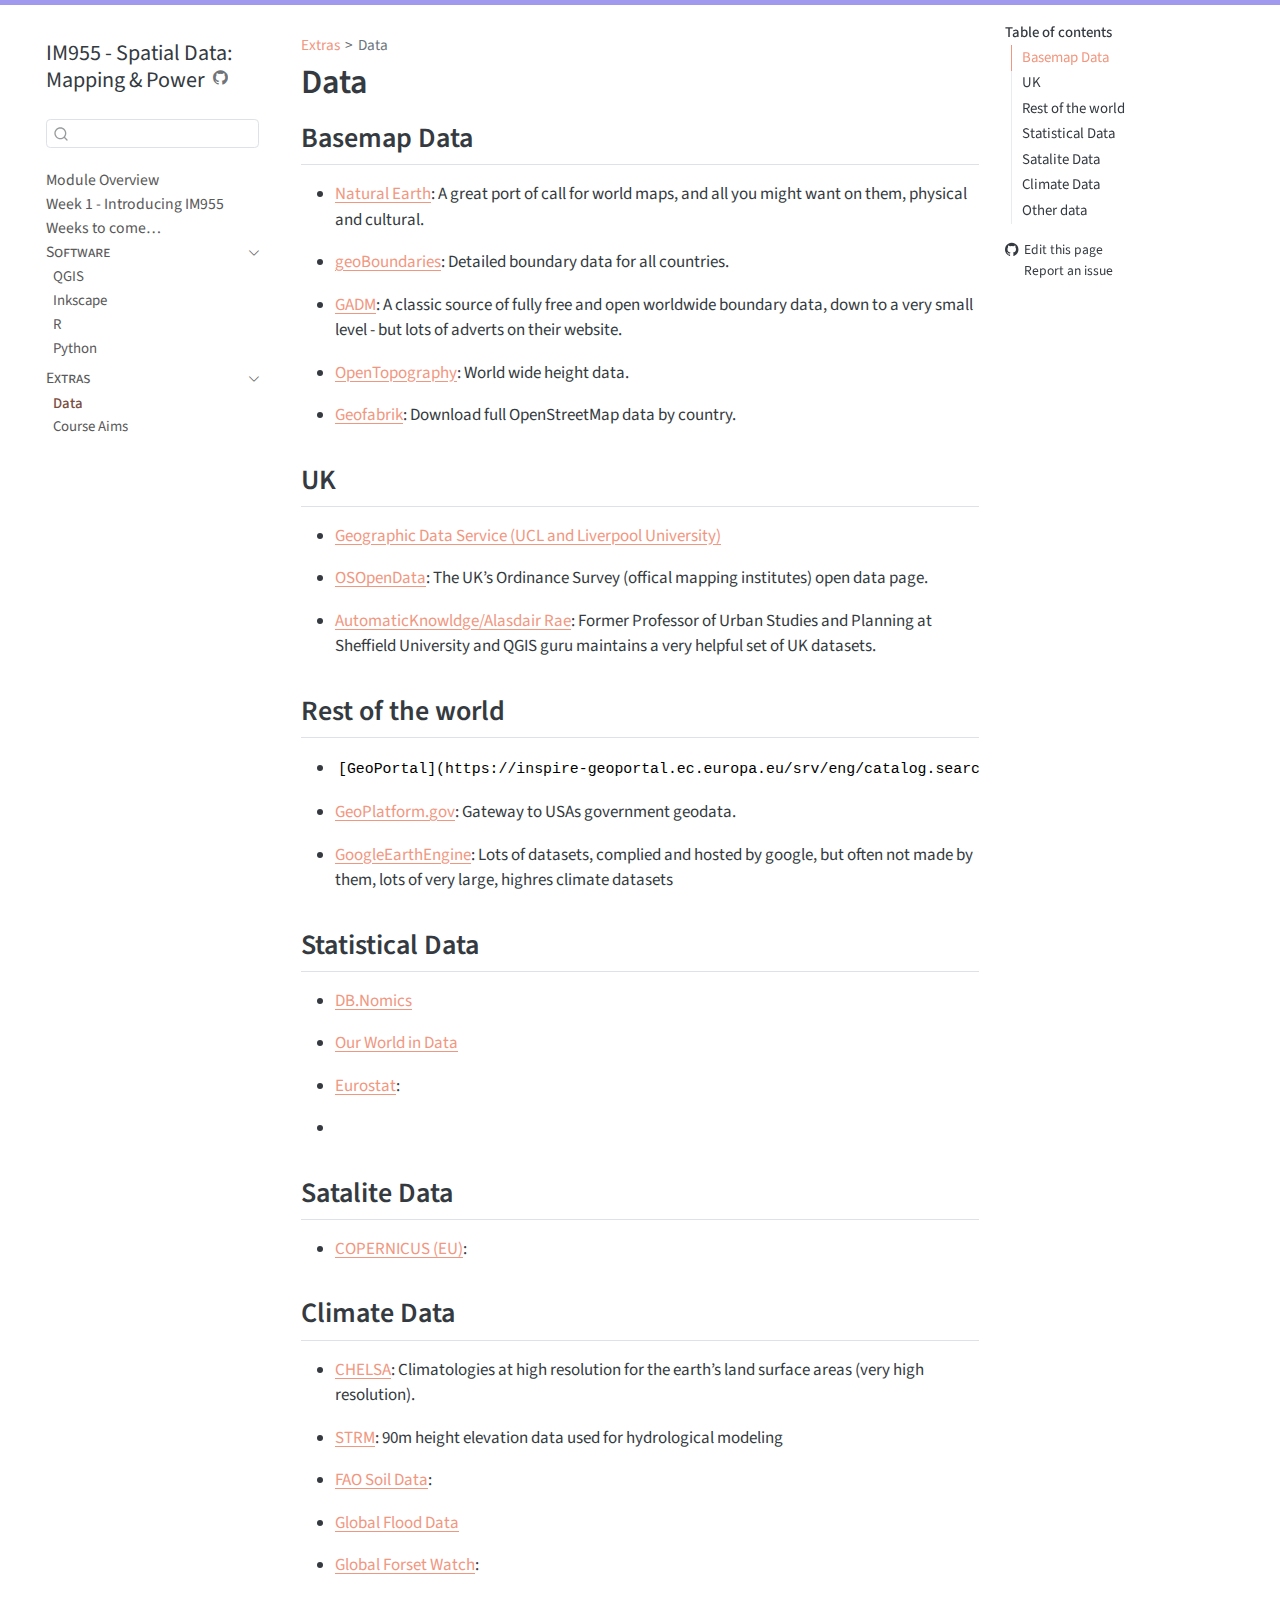
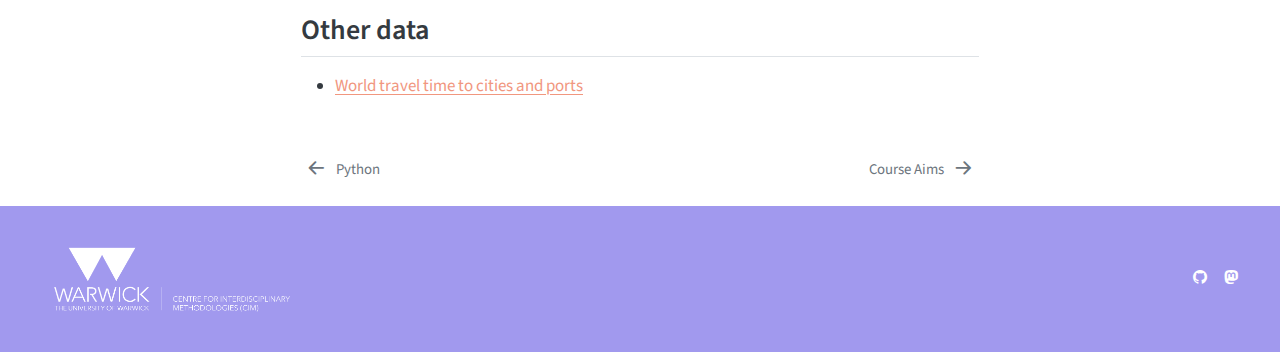
<file: content/Data.html>
<!DOCTYPE html>
<html xmlns="http://www.w3.org/1999/xhtml" lang="en" xml:lang="en"><head>

<meta charset="utf-8">
<meta name="generator" content="quarto-1.7.34">

<meta name="viewport" content="width=device-width, initial-scale=1.0, user-scalable=yes">


<title>Data – IM955 - Spatial Data: Mapping &amp; Power</title>
<style>
code{white-space: pre-wrap;}
span.smallcaps{font-variant: small-caps;}
div.columns{display: flex; gap: min(4vw, 1.5em);}
div.column{flex: auto; overflow-x: auto;}
div.hanging-indent{margin-left: 1.5em; text-indent: -1.5em;}
ul.task-list{list-style: none;}
ul.task-list li input[type="checkbox"] {
  width: 0.8em;
  margin: 0 0.8em 0.2em -1em; /* quarto-specific, see https://github.com/quarto-dev/quarto-cli/issues/4556 */ 
  vertical-align: middle;
}
</style>


<script src="../site_libs/quarto-nav/quarto-nav.js"></script>
<script src="../site_libs/quarto-nav/headroom.min.js"></script>
<script src="../site_libs/clipboard/clipboard.min.js"></script>
<script src="../site_libs/quarto-search/autocomplete.umd.js"></script>
<script src="../site_libs/quarto-search/fuse.min.js"></script>
<script src="../site_libs/quarto-search/quarto-search.js"></script>
<meta name="quarto:offset" content="../">
<link href="../content/Course_aims.html" rel="next">
<link href="../content/Python.html" rel="prev">
<script src="../site_libs/quarto-html/quarto.js" type="module"></script>
<script src="../site_libs/quarto-html/tabsets/tabsets.js" type="module"></script>
<script src="../site_libs/quarto-html/popper.min.js"></script>
<script src="../site_libs/quarto-html/tippy.umd.min.js"></script>
<script src="../site_libs/quarto-html/anchor.min.js"></script>
<link href="../site_libs/quarto-html/tippy.css" rel="stylesheet">
<link href="../site_libs/quarto-html/quarto-syntax-highlighting-c8ad9e5dbd60b7b70b38521ab19b7da4.css" rel="stylesheet" id="quarto-text-highlighting-styles">
<script src="../site_libs/bootstrap/bootstrap.min.js"></script>
<link href="../site_libs/bootstrap/bootstrap-icons.css" rel="stylesheet">
<link href="../site_libs/bootstrap/bootstrap-ef47b94bcde58586faf6486e82ed0349.min.css" rel="stylesheet" append-hash="true" id="quarto-bootstrap" data-mode="light">
<script id="quarto-search-options" type="application/json">{
  "location": "sidebar",
  "copy-button": false,
  "collapse-after": 3,
  "panel-placement": "start",
  "type": "textbox",
  "limit": 50,
  "keyboard-shortcut": [
    "f",
    "/",
    "s"
  ],
  "show-item-context": false,
  "language": {
    "search-no-results-text": "No results",
    "search-matching-documents-text": "matching documents",
    "search-copy-link-title": "Copy link to search",
    "search-hide-matches-text": "Hide additional matches",
    "search-more-match-text": "more match in this document",
    "search-more-matches-text": "more matches in this document",
    "search-clear-button-title": "Clear",
    "search-text-placeholder": "",
    "search-detached-cancel-button-title": "Cancel",
    "search-submit-button-title": "Submit",
    "search-label": "Search"
  }
}</script>


</head>

<body class="nav-sidebar floating quarto-light">

<div id="quarto-search-results"></div>
  <header id="quarto-header" class="headroom fixed-top">
  <nav class="quarto-secondary-nav">
    <div class="container-fluid d-flex">
      <button type="button" class="quarto-btn-toggle btn" data-bs-toggle="collapse" role="button" data-bs-target=".quarto-sidebar-collapse-item" aria-controls="quarto-sidebar" aria-expanded="false" aria-label="Toggle sidebar navigation" onclick="if (window.quartoToggleHeadroom) { window.quartoToggleHeadroom(); }">
        <i class="bi bi-layout-text-sidebar-reverse"></i>
      </button>
        <nav class="quarto-page-breadcrumbs" aria-label="breadcrumb"><ol class="breadcrumb"><li class="breadcrumb-item"><a href="../content/Data.html">Extras</a></li><li class="breadcrumb-item"><a href="../content/Data.html"><span class="chapter-title">Data</span></a></li></ol></nav>
        <a class="flex-grow-1" role="navigation" data-bs-toggle="collapse" data-bs-target=".quarto-sidebar-collapse-item" aria-controls="quarto-sidebar" aria-expanded="false" aria-label="Toggle sidebar navigation" onclick="if (window.quartoToggleHeadroom) { window.quartoToggleHeadroom(); }">      
        </a>
      <button type="button" class="btn quarto-search-button" aria-label="Search" onclick="window.quartoOpenSearch();">
        <i class="bi bi-search"></i>
      </button>
    </div>
  </nav>
</header>
<!-- content -->
<div id="quarto-content" class="quarto-container page-columns page-rows-contents page-layout-article">
<!-- sidebar -->
  <nav id="quarto-sidebar" class="sidebar collapse collapse-horizontal quarto-sidebar-collapse-item sidebar-navigation floating overflow-auto">
    <div class="pt-lg-2 mt-2 text-left sidebar-header">
    <div class="sidebar-title mb-0 py-0">
      <a href="../">IM955 - Spatial Data: Mapping &amp; Power</a> 
        <div class="sidebar-tools-main">
    <a href="https://github.com/WarwickCIM/IM955" title="Source Code" class="quarto-navigation-tool px-1" aria-label="Source Code"><i class="bi bi-github"></i></a>
</div>
    </div>
      </div>
        <div class="mt-2 flex-shrink-0 align-items-center">
        <div class="sidebar-search">
        <div id="quarto-search" class="" title="Search"></div>
        </div>
        </div>
    <div class="sidebar-menu-container"> 
    <ul class="list-unstyled mt-1">
        <li class="sidebar-item">
  <div class="sidebar-item-container"> 
  <a href="../index.html" class="sidebar-item-text sidebar-link"><span class="chapter-title">Module Overview</span></a>
  </div>
</li>
        <li class="sidebar-item">
  <div class="sidebar-item-container"> 
  <a href="../content/Week_1.html" class="sidebar-item-text sidebar-link"><span class="chapter-title">Week 1 - Introducing IM955</span></a>
  </div>
</li>
        <li class="sidebar-item">
  <div class="sidebar-item-container"> 
  <a href="../content/Schedule.html" class="sidebar-item-text sidebar-link"><span class="chapter-title">Weeks to come…</span></a>
  </div>
</li>
        <li class="sidebar-item sidebar-item-section">
      <div class="sidebar-item-container"> 
            <a class="sidebar-item-text sidebar-link text-start" data-bs-toggle="collapse" data-bs-target="#quarto-sidebar-section-1" role="navigation" aria-expanded="true">
 <span class="menu-text">Software</span></a>
          <a class="sidebar-item-toggle text-start" data-bs-toggle="collapse" data-bs-target="#quarto-sidebar-section-1" role="navigation" aria-expanded="true" aria-label="Toggle section">
            <i class="bi bi-chevron-right ms-2"></i>
          </a> 
      </div>
      <ul id="quarto-sidebar-section-1" class="collapse list-unstyled sidebar-section depth1 show">  
          <li class="sidebar-item">
  <div class="sidebar-item-container"> 
  <a href="../content/QGIS.html" class="sidebar-item-text sidebar-link"><span class="chapter-title">QGIS</span></a>
  </div>
</li>
          <li class="sidebar-item">
  <div class="sidebar-item-container"> 
  <a href="../content/Inkscape.html" class="sidebar-item-text sidebar-link"><span class="chapter-title">Inkscape</span></a>
  </div>
</li>
          <li class="sidebar-item">
  <div class="sidebar-item-container"> 
  <a href="../content/R.html" class="sidebar-item-text sidebar-link"><span class="chapter-title">R</span></a>
  </div>
</li>
          <li class="sidebar-item">
  <div class="sidebar-item-container"> 
  <a href="../content/Python.html" class="sidebar-item-text sidebar-link"><span class="chapter-title">Python</span></a>
  </div>
</li>
      </ul>
  </li>
        <li class="sidebar-item sidebar-item-section">
      <div class="sidebar-item-container"> 
            <a class="sidebar-item-text sidebar-link text-start" data-bs-toggle="collapse" data-bs-target="#quarto-sidebar-section-2" role="navigation" aria-expanded="true">
 <span class="menu-text">Extras</span></a>
          <a class="sidebar-item-toggle text-start" data-bs-toggle="collapse" data-bs-target="#quarto-sidebar-section-2" role="navigation" aria-expanded="true" aria-label="Toggle section">
            <i class="bi bi-chevron-right ms-2"></i>
          </a> 
      </div>
      <ul id="quarto-sidebar-section-2" class="collapse list-unstyled sidebar-section depth1 show">  
          <li class="sidebar-item">
  <div class="sidebar-item-container"> 
  <a href="../content/Data.html" class="sidebar-item-text sidebar-link active"><span class="chapter-title">Data</span></a>
  </div>
</li>
          <li class="sidebar-item">
  <div class="sidebar-item-container"> 
  <a href="../content/Course_aims.html" class="sidebar-item-text sidebar-link"><span class="chapter-title">Course Aims</span></a>
  </div>
</li>
      </ul>
  </li>
    </ul>
    </div>
</nav>
<div id="quarto-sidebar-glass" class="quarto-sidebar-collapse-item" data-bs-toggle="collapse" data-bs-target=".quarto-sidebar-collapse-item"></div>
<!-- margin-sidebar -->
    <div id="quarto-margin-sidebar" class="sidebar margin-sidebar">
        <nav id="TOC" role="doc-toc" class="toc-active">
    <h2 id="toc-title">Table of contents</h2>
   
  <ul>
  <li><a href="#basemap-data" id="toc-basemap-data" class="nav-link active" data-scroll-target="#basemap-data">Basemap Data</a></li>
  <li><a href="#uk" id="toc-uk" class="nav-link" data-scroll-target="#uk">UK</a></li>
  <li><a href="#rest-of-the-world" id="toc-rest-of-the-world" class="nav-link" data-scroll-target="#rest-of-the-world">Rest of the world</a></li>
  <li><a href="#statistical-data" id="toc-statistical-data" class="nav-link" data-scroll-target="#statistical-data">Statistical Data</a></li>
  <li><a href="#satalite-data" id="toc-satalite-data" class="nav-link" data-scroll-target="#satalite-data">Satalite Data</a></li>
  <li><a href="#climate-data" id="toc-climate-data" class="nav-link" data-scroll-target="#climate-data">Climate Data</a></li>
  <li><a href="#other-data" id="toc-other-data" class="nav-link" data-scroll-target="#other-data">Other data</a></li>
  </ul>
<div class="toc-actions"><ul><li><a href="https://github.com/WarwickCIM/IM955/edit/main/content/Data.qmd" class="toc-action"><i class="bi bi-github"></i>Edit this page</a></li><li><a href="https://github.com/WarwickCIM/IM955/issues/new" class="toc-action"><i class="bi empty"></i>Report an issue</a></li></ul></div></nav>
    </div>
<!-- main -->
<main class="content" id="quarto-document-content">

<header id="title-block-header" class="quarto-title-block default"><nav class="quarto-page-breadcrumbs quarto-title-breadcrumbs d-none d-lg-block" aria-label="breadcrumb"><ol class="breadcrumb"><li class="breadcrumb-item"><a href="../content/Data.html">Extras</a></li><li class="breadcrumb-item"><a href="../content/Data.html"><span class="chapter-title">Data</span></a></li></ol></nav>
<div class="quarto-title">
<h1 class="title"><span class="chapter-title">Data</span></h1>
</div>



<div class="quarto-title-meta">

    
  
    
  </div>
  


</header>


<section id="basemap-data" class="level2">
<h2 class="anchored" data-anchor-id="basemap-data">Basemap Data</h2>
<ul>
<li><p><a href="https://www.naturalearthdata.com/">Natural Earth</a>: A great port of call for world maps, and all you might want on them, physical and cultural.</p></li>
<li><p><a href="https://www.geoboundaries.org/globalDownloads.html">geoBoundaries</a>: Detailed boundary data for all countries.</p></li>
<li><p><a href="https://gadm.org/download_country.html">GADM</a>: A classic source of fully free and open worldwide boundary data, down to a very small level - but lots of adverts on their website.</p></li>
<li><p><a href="https://opentopography.org/">OpenTopography</a>: World wide height data.</p></li>
<li><p><a href="https://download.geofabrik.de/">Geofabrik</a>: Download full OpenStreetMap data by country.</p></li>
</ul>
</section>
<section id="uk" class="level2">
<h2 class="anchored" data-anchor-id="uk">UK</h2>
<ul>
<li><p><a href="https://data.geods.ac.uk/">Geographic Data Service (UCL and Liverpool University)</a></p></li>
<li><p><a href="https://osdatahub.os.uk/">OSOpenData</a>: The UK’s Ordinance Survey (offical mapping institutes) open data page.</p></li>
<li><p><a href="https://automaticknowledge.co.uk/resources/">AutomaticKnowldge/Alasdair Rae</a>: Former Professor of Urban Studies and Planning at Sheffield University and QGIS guru maintains a very helpful set of UK datasets.</p></li>
</ul>
</section>
<section id="rest-of-the-world" class="level2">
<h2 class="anchored" data-anchor-id="rest-of-the-world">Rest of the world</h2>
<ul>
<li><pre><code>[GeoPortal](https://inspire-geoportal.ec.europa.eu/srv/eng/catalog.search#/home): The EU's geographic data portal.</code></pre></li>
<li><p><a href="https://geoplatform.maps.arcgis.com/home/index.html">GeoPlatform.gov</a>: Gateway to USAs government geodata.</p></li>
<li><p><a href="https://developers.google.com/earth-engine/datasets">GoogleEarthEngine</a>: Lots of datasets, complied and hosted by google, but often not made by them, lots of very large, highres climate datasets</p></li>
</ul>
</section>
<section id="statistical-data" class="level2">
<h2 class="anchored" data-anchor-id="statistical-data">Statistical Data</h2>
<ul>
<li><p><a href="https://db.nomics.world/">DB.Nomics</a></p></li>
<li><p><a href="https://ourworldindata.org">Our World in Data</a></p></li>
<li><p><a href="https://ec.europa.eu/eurostat">Eurostat</a>:</p></li>
<li></li>
</ul>
</section>
<section id="satalite-data" class="level2">
<h2 class="anchored" data-anchor-id="satalite-data">Satalite Data</h2>
<ul>
<li><a href="https://dataspace.copernicus.eu/explore-data">COPERNICUS (EU)</a>:</li>
</ul>
</section>
<section id="climate-data" class="level2">
<h2 class="anchored" data-anchor-id="climate-data">Climate Data</h2>
<ul>
<li><p><a href="https://chelsa-climate.org/downloads/">CHELSA</a>: Climatologies at high resolution for the earth’s land surface areas (very high resolution).</p></li>
<li><p><a href="https://srtm.csi.cgiar.org/">STRM</a>: 90m height elevation data used for hydrological modeling</p></li>
<li><p><a href="https://www.fao.org/soils-portal/data-hub/en/">FAO Soil Data</a>:</p></li>
<li><p><a href="https://developers.google.com/earth-engine/datasets/catalog/GLOBAL_FLOOD_DB_MODIS_EVENTS_V1">Global Flood Data</a></p></li>
<li><p><a href="https://data.globalforestwatch.org/">Global Forset Watch</a>:</p></li>
</ul>
</section>
<section id="other-data" class="level2">
<h2 class="anchored" data-anchor-id="other-data">Other data</h2>
<ul>
<li><a href="https://csidotinfo.wordpress.com/2019/01/28/travel-time-to-cities-and-ports-2015/">World travel time to cities and ports</a></li>
</ul>


</section>

</main> <!-- /main -->
<script id="quarto-html-after-body" type="application/javascript">
  window.document.addEventListener("DOMContentLoaded", function (event) {
    const icon = "";
    const anchorJS = new window.AnchorJS();
    anchorJS.options = {
      placement: 'right',
      icon: icon
    };
    anchorJS.add('.anchored');
    const isCodeAnnotation = (el) => {
      for (const clz of el.classList) {
        if (clz.startsWith('code-annotation-')) {                     
          return true;
        }
      }
      return false;
    }
    const onCopySuccess = function(e) {
      // button target
      const button = e.trigger;
      // don't keep focus
      button.blur();
      // flash "checked"
      button.classList.add('code-copy-button-checked');
      var currentTitle = button.getAttribute("title");
      button.setAttribute("title", "Copied!");
      let tooltip;
      if (window.bootstrap) {
        button.setAttribute("data-bs-toggle", "tooltip");
        button.setAttribute("data-bs-placement", "left");
        button.setAttribute("data-bs-title", "Copied!");
        tooltip = new bootstrap.Tooltip(button, 
          { trigger: "manual", 
            customClass: "code-copy-button-tooltip",
            offset: [0, -8]});
        tooltip.show();    
      }
      setTimeout(function() {
        if (tooltip) {
          tooltip.hide();
          button.removeAttribute("data-bs-title");
          button.removeAttribute("data-bs-toggle");
          button.removeAttribute("data-bs-placement");
        }
        button.setAttribute("title", currentTitle);
        button.classList.remove('code-copy-button-checked');
      }, 1000);
      // clear code selection
      e.clearSelection();
    }
    const getTextToCopy = function(trigger) {
        const codeEl = trigger.previousElementSibling.cloneNode(true);
        for (const childEl of codeEl.children) {
          if (isCodeAnnotation(childEl)) {
            childEl.remove();
          }
        }
        return codeEl.innerText;
    }
    const clipboard = new window.ClipboardJS('.code-copy-button:not([data-in-quarto-modal])', {
      text: getTextToCopy
    });
    clipboard.on('success', onCopySuccess);
    if (window.document.getElementById('quarto-embedded-source-code-modal')) {
      const clipboardModal = new window.ClipboardJS('.code-copy-button[data-in-quarto-modal]', {
        text: getTextToCopy,
        container: window.document.getElementById('quarto-embedded-source-code-modal')
      });
      clipboardModal.on('success', onCopySuccess);
    }
      var localhostRegex = new RegExp(/^(?:http|https):\/\/localhost\:?[0-9]*\//);
      var mailtoRegex = new RegExp(/^mailto:/);
        var filterRegex = new RegExp('/' + window.location.host + '/');
      var isInternal = (href) => {
          return filterRegex.test(href) || localhostRegex.test(href) || mailtoRegex.test(href);
      }
      // Inspect non-navigation links and adorn them if external
     var links = window.document.querySelectorAll('a[href]:not(.nav-link):not(.navbar-brand):not(.toc-action):not(.sidebar-link):not(.sidebar-item-toggle):not(.pagination-link):not(.no-external):not([aria-hidden]):not(.dropdown-item):not(.quarto-navigation-tool):not(.about-link)');
      for (var i=0; i<links.length; i++) {
        const link = links[i];
        if (!isInternal(link.href)) {
          // undo the damage that might have been done by quarto-nav.js in the case of
          // links that we want to consider external
          if (link.dataset.originalHref !== undefined) {
            link.href = link.dataset.originalHref;
          }
        }
      }
    function tippyHover(el, contentFn, onTriggerFn, onUntriggerFn) {
      const config = {
        allowHTML: true,
        maxWidth: 500,
        delay: 100,
        arrow: false,
        appendTo: function(el) {
            return el.parentElement;
        },
        interactive: true,
        interactiveBorder: 10,
        theme: 'quarto',
        placement: 'bottom-start',
      };
      if (contentFn) {
        config.content = contentFn;
      }
      if (onTriggerFn) {
        config.onTrigger = onTriggerFn;
      }
      if (onUntriggerFn) {
        config.onUntrigger = onUntriggerFn;
      }
      window.tippy(el, config); 
    }
    const noterefs = window.document.querySelectorAll('a[role="doc-noteref"]');
    for (var i=0; i<noterefs.length; i++) {
      const ref = noterefs[i];
      tippyHover(ref, function() {
        // use id or data attribute instead here
        let href = ref.getAttribute('data-footnote-href') || ref.getAttribute('href');
        try { href = new URL(href).hash; } catch {}
        const id = href.replace(/^#\/?/, "");
        const note = window.document.getElementById(id);
        if (note) {
          return note.innerHTML;
        } else {
          return "";
        }
      });
    }
    const xrefs = window.document.querySelectorAll('a.quarto-xref');
    const processXRef = (id, note) => {
      // Strip column container classes
      const stripColumnClz = (el) => {
        el.classList.remove("page-full", "page-columns");
        if (el.children) {
          for (const child of el.children) {
            stripColumnClz(child);
          }
        }
      }
      stripColumnClz(note)
      if (id === null || id.startsWith('sec-')) {
        // Special case sections, only their first couple elements
        const container = document.createElement("div");
        if (note.children && note.children.length > 2) {
          container.appendChild(note.children[0].cloneNode(true));
          for (let i = 1; i < note.children.length; i++) {
            const child = note.children[i];
            if (child.tagName === "P" && child.innerText === "") {
              continue;
            } else {
              container.appendChild(child.cloneNode(true));
              break;
            }
          }
          if (window.Quarto?.typesetMath) {
            window.Quarto.typesetMath(container);
          }
          return container.innerHTML
        } else {
          if (window.Quarto?.typesetMath) {
            window.Quarto.typesetMath(note);
          }
          return note.innerHTML;
        }
      } else {
        // Remove any anchor links if they are present
        const anchorLink = note.querySelector('a.anchorjs-link');
        if (anchorLink) {
          anchorLink.remove();
        }
        if (window.Quarto?.typesetMath) {
          window.Quarto.typesetMath(note);
        }
        if (note.classList.contains("callout")) {
          return note.outerHTML;
        } else {
          return note.innerHTML;
        }
      }
    }
    for (var i=0; i<xrefs.length; i++) {
      const xref = xrefs[i];
      tippyHover(xref, undefined, function(instance) {
        instance.disable();
        let url = xref.getAttribute('href');
        let hash = undefined; 
        if (url.startsWith('#')) {
          hash = url;
        } else {
          try { hash = new URL(url).hash; } catch {}
        }
        if (hash) {
          const id = hash.replace(/^#\/?/, "");
          const note = window.document.getElementById(id);
          if (note !== null) {
            try {
              const html = processXRef(id, note.cloneNode(true));
              instance.setContent(html);
            } finally {
              instance.enable();
              instance.show();
            }
          } else {
            // See if we can fetch this
            fetch(url.split('#')[0])
            .then(res => res.text())
            .then(html => {
              const parser = new DOMParser();
              const htmlDoc = parser.parseFromString(html, "text/html");
              const note = htmlDoc.getElementById(id);
              if (note !== null) {
                const html = processXRef(id, note);
                instance.setContent(html);
              } 
            }).finally(() => {
              instance.enable();
              instance.show();
            });
          }
        } else {
          // See if we can fetch a full url (with no hash to target)
          // This is a special case and we should probably do some content thinning / targeting
          fetch(url)
          .then(res => res.text())
          .then(html => {
            const parser = new DOMParser();
            const htmlDoc = parser.parseFromString(html, "text/html");
            const note = htmlDoc.querySelector('main.content');
            if (note !== null) {
              // This should only happen for chapter cross references
              // (since there is no id in the URL)
              // remove the first header
              if (note.children.length > 0 && note.children[0].tagName === "HEADER") {
                note.children[0].remove();
              }
              const html = processXRef(null, note);
              instance.setContent(html);
            } 
          }).finally(() => {
            instance.enable();
            instance.show();
          });
        }
      }, function(instance) {
      });
    }
        let selectedAnnoteEl;
        const selectorForAnnotation = ( cell, annotation) => {
          let cellAttr = 'data-code-cell="' + cell + '"';
          let lineAttr = 'data-code-annotation="' +  annotation + '"';
          const selector = 'span[' + cellAttr + '][' + lineAttr + ']';
          return selector;
        }
        const selectCodeLines = (annoteEl) => {
          const doc = window.document;
          const targetCell = annoteEl.getAttribute("data-target-cell");
          const targetAnnotation = annoteEl.getAttribute("data-target-annotation");
          const annoteSpan = window.document.querySelector(selectorForAnnotation(targetCell, targetAnnotation));
          const lines = annoteSpan.getAttribute("data-code-lines").split(",");
          const lineIds = lines.map((line) => {
            return targetCell + "-" + line;
          })
          let top = null;
          let height = null;
          let parent = null;
          if (lineIds.length > 0) {
              //compute the position of the single el (top and bottom and make a div)
              const el = window.document.getElementById(lineIds[0]);
              top = el.offsetTop;
              height = el.offsetHeight;
              parent = el.parentElement.parentElement;
            if (lineIds.length > 1) {
              const lastEl = window.document.getElementById(lineIds[lineIds.length - 1]);
              const bottom = lastEl.offsetTop + lastEl.offsetHeight;
              height = bottom - top;
            }
            if (top !== null && height !== null && parent !== null) {
              // cook up a div (if necessary) and position it 
              let div = window.document.getElementById("code-annotation-line-highlight");
              if (div === null) {
                div = window.document.createElement("div");
                div.setAttribute("id", "code-annotation-line-highlight");
                div.style.position = 'absolute';
                parent.appendChild(div);
              }
              div.style.top = top - 2 + "px";
              div.style.height = height + 4 + "px";
              div.style.left = 0;
              let gutterDiv = window.document.getElementById("code-annotation-line-highlight-gutter");
              if (gutterDiv === null) {
                gutterDiv = window.document.createElement("div");
                gutterDiv.setAttribute("id", "code-annotation-line-highlight-gutter");
                gutterDiv.style.position = 'absolute';
                const codeCell = window.document.getElementById(targetCell);
                const gutter = codeCell.querySelector('.code-annotation-gutter');
                gutter.appendChild(gutterDiv);
              }
              gutterDiv.style.top = top - 2 + "px";
              gutterDiv.style.height = height + 4 + "px";
            }
            selectedAnnoteEl = annoteEl;
          }
        };
        const unselectCodeLines = () => {
          const elementsIds = ["code-annotation-line-highlight", "code-annotation-line-highlight-gutter"];
          elementsIds.forEach((elId) => {
            const div = window.document.getElementById(elId);
            if (div) {
              div.remove();
            }
          });
          selectedAnnoteEl = undefined;
        };
          // Handle positioning of the toggle
      window.addEventListener(
        "resize",
        throttle(() => {
          elRect = undefined;
          if (selectedAnnoteEl) {
            selectCodeLines(selectedAnnoteEl);
          }
        }, 10)
      );
      function throttle(fn, ms) {
      let throttle = false;
      let timer;
        return (...args) => {
          if(!throttle) { // first call gets through
              fn.apply(this, args);
              throttle = true;
          } else { // all the others get throttled
              if(timer) clearTimeout(timer); // cancel #2
              timer = setTimeout(() => {
                fn.apply(this, args);
                timer = throttle = false;
              }, ms);
          }
        };
      }
        // Attach click handler to the DT
        const annoteDls = window.document.querySelectorAll('dt[data-target-cell]');
        for (const annoteDlNode of annoteDls) {
          annoteDlNode.addEventListener('click', (event) => {
            const clickedEl = event.target;
            if (clickedEl !== selectedAnnoteEl) {
              unselectCodeLines();
              const activeEl = window.document.querySelector('dt[data-target-cell].code-annotation-active');
              if (activeEl) {
                activeEl.classList.remove('code-annotation-active');
              }
              selectCodeLines(clickedEl);
              clickedEl.classList.add('code-annotation-active');
            } else {
              // Unselect the line
              unselectCodeLines();
              clickedEl.classList.remove('code-annotation-active');
            }
          });
        }
    const findCites = (el) => {
      const parentEl = el.parentElement;
      if (parentEl) {
        const cites = parentEl.dataset.cites;
        if (cites) {
          return {
            el,
            cites: cites.split(' ')
          };
        } else {
          return findCites(el.parentElement)
        }
      } else {
        return undefined;
      }
    };
    var bibliorefs = window.document.querySelectorAll('a[role="doc-biblioref"]');
    for (var i=0; i<bibliorefs.length; i++) {
      const ref = bibliorefs[i];
      const citeInfo = findCites(ref);
      if (citeInfo) {
        tippyHover(citeInfo.el, function() {
          var popup = window.document.createElement('div');
          citeInfo.cites.forEach(function(cite) {
            var citeDiv = window.document.createElement('div');
            citeDiv.classList.add('hanging-indent');
            citeDiv.classList.add('csl-entry');
            var biblioDiv = window.document.getElementById('ref-' + cite);
            if (biblioDiv) {
              citeDiv.innerHTML = biblioDiv.innerHTML;
            }
            popup.appendChild(citeDiv);
          });
          return popup.innerHTML;
        });
      }
    }
  });
  </script>
<nav class="page-navigation">
  <div class="nav-page nav-page-previous">
      <a href="../content/Python.html" class="pagination-link" aria-label="Python">
        <i class="bi bi-arrow-left-short"></i> <span class="nav-page-text"><span class="chapter-title">Python</span></span>
      </a>          
  </div>
  <div class="nav-page nav-page-next">
      <a href="../content/Course_aims.html" class="pagination-link" aria-label="Course Aims">
        <span class="nav-page-text"><span class="chapter-title">Course Aims</span></span> <i class="bi bi-arrow-right-short"></i>
      </a>
  </div>
</nav>
</div> <!-- /content -->
<footer class="footer">
  <div class="nav-footer">
    <div class="nav-footer-left">
      <ul class="footer-items list-unstyled">
    <li class="nav-item">
    <a class="nav-link" href="https://warwick.ac.uk/cim">
<p><img src="../media/CIM_logo_white.png" class="img-fluid" width="300"></p>
</a>
  </li>  
</ul>
    </div>   
    <div class="nav-footer-center">
      &nbsp;
    <div class="toc-actions d-sm-block d-md-none"><ul><li><a href="https://github.com/WarwickCIM/IM955/edit/main/content/Data.qmd" class="toc-action"><i class="bi bi-github"></i>Edit this page</a></li><li><a href="https://github.com/WarwickCIM/IM955/issues/new" class="toc-action"><i class="bi empty"></i>Report an issue</a></li></ul></div></div>
    <div class="nav-footer-right">
      <ul class="footer-items list-unstyled">
    <li class="nav-item compact">
    <a class="nav-link" href="https://github.com/WarwickCIM/">
      <i class="bi bi-github" role="img">
</i> 
    </a>
  </li>  
    <li class="nav-item compact">
    <a class="nav-link" href="https://fediscience.org/%40cimethods">
      <i class="bi bi-mastodon" role="img">
</i> 
    </a>
  </li>  
    <li class="nav-item compact">
    <a class="nav-link" href="https://bsky.app/profile/cimethods.bsky.social">
      <i class="bi bi-bluesky" role="img">
</i> 
    </a>
  </li>  
</ul>
    </div>
  </div>
</footer>




</body></html>
</file>
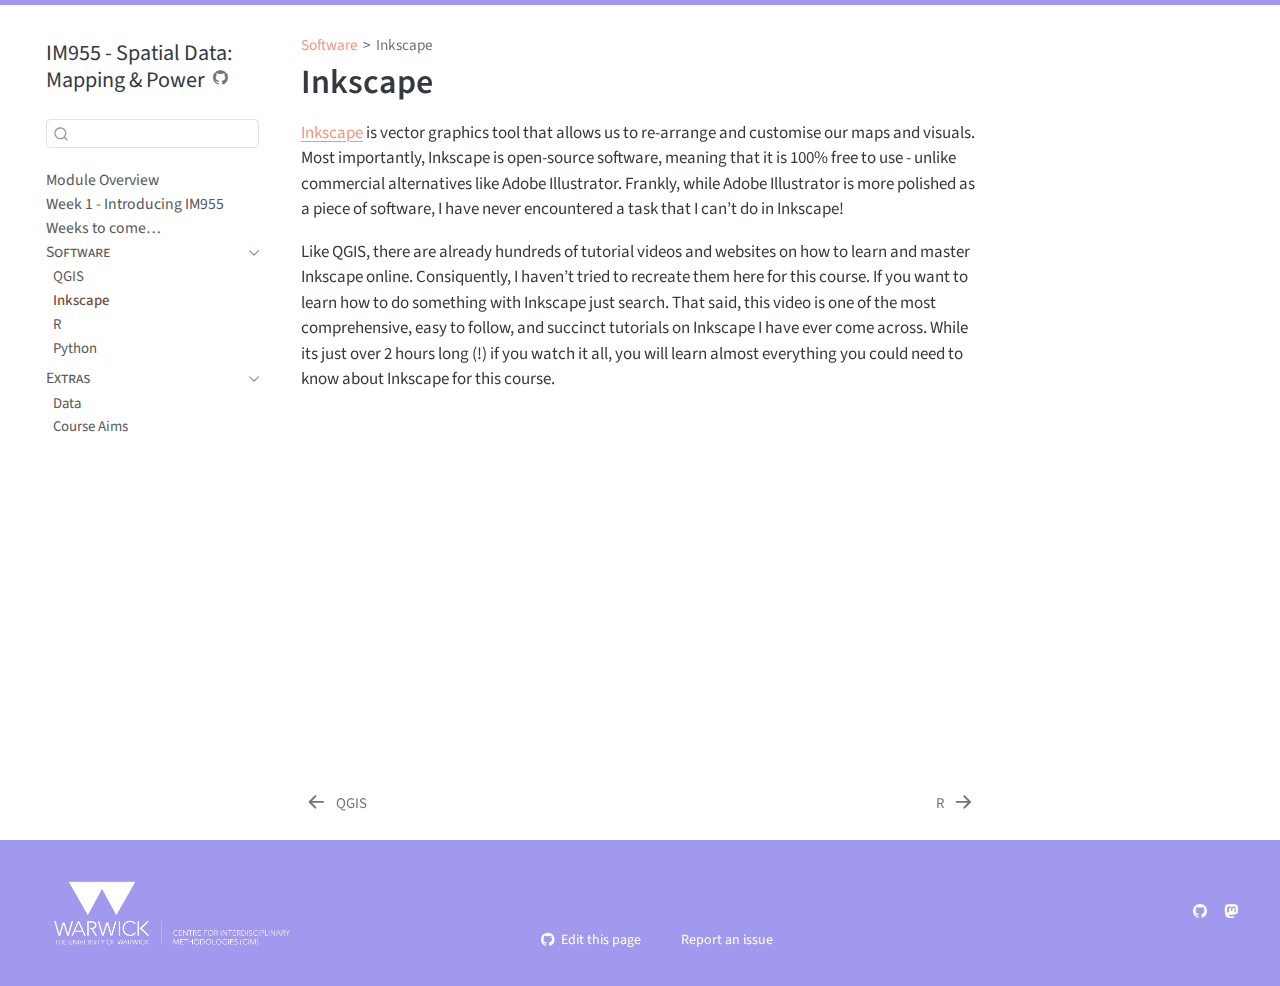
<file: content/Inkscape.html>
<!DOCTYPE html>
<html xmlns="http://www.w3.org/1999/xhtml" lang="en" xml:lang="en"><head>

<meta charset="utf-8">
<meta name="generator" content="quarto-1.7.34">

<meta name="viewport" content="width=device-width, initial-scale=1.0, user-scalable=yes">


<title>Inkscape – IM955 - Spatial Data: Mapping &amp; Power</title>
<style>
code{white-space: pre-wrap;}
span.smallcaps{font-variant: small-caps;}
div.columns{display: flex; gap: min(4vw, 1.5em);}
div.column{flex: auto; overflow-x: auto;}
div.hanging-indent{margin-left: 1.5em; text-indent: -1.5em;}
ul.task-list{list-style: none;}
ul.task-list li input[type="checkbox"] {
  width: 0.8em;
  margin: 0 0.8em 0.2em -1em; /* quarto-specific, see https://github.com/quarto-dev/quarto-cli/issues/4556 */ 
  vertical-align: middle;
}
</style>


<script src="../site_libs/quarto-nav/quarto-nav.js"></script>
<script src="../site_libs/quarto-nav/headroom.min.js"></script>
<script src="../site_libs/clipboard/clipboard.min.js"></script>
<script src="../site_libs/quarto-search/autocomplete.umd.js"></script>
<script src="../site_libs/quarto-search/fuse.min.js"></script>
<script src="../site_libs/quarto-search/quarto-search.js"></script>
<meta name="quarto:offset" content="../">
<link href="../content/R.html" rel="next">
<link href="../content/QGIS.html" rel="prev">
<script src="../site_libs/quarto-html/quarto.js" type="module"></script>
<script src="../site_libs/quarto-html/tabsets/tabsets.js" type="module"></script>
<script src="../site_libs/quarto-html/popper.min.js"></script>
<script src="../site_libs/quarto-html/tippy.umd.min.js"></script>
<script src="../site_libs/quarto-html/anchor.min.js"></script>
<link href="../site_libs/quarto-html/tippy.css" rel="stylesheet">
<link href="../site_libs/quarto-html/quarto-syntax-highlighting-c8ad9e5dbd60b7b70b38521ab19b7da4.css" rel="stylesheet" id="quarto-text-highlighting-styles">
<script src="../site_libs/bootstrap/bootstrap.min.js"></script>
<link href="../site_libs/bootstrap/bootstrap-icons.css" rel="stylesheet">
<link href="../site_libs/bootstrap/bootstrap-ef47b94bcde58586faf6486e82ed0349.min.css" rel="stylesheet" append-hash="true" id="quarto-bootstrap" data-mode="light">
<script id="quarto-search-options" type="application/json">{
  "location": "sidebar",
  "copy-button": false,
  "collapse-after": 3,
  "panel-placement": "start",
  "type": "textbox",
  "limit": 50,
  "keyboard-shortcut": [
    "f",
    "/",
    "s"
  ],
  "show-item-context": false,
  "language": {
    "search-no-results-text": "No results",
    "search-matching-documents-text": "matching documents",
    "search-copy-link-title": "Copy link to search",
    "search-hide-matches-text": "Hide additional matches",
    "search-more-match-text": "more match in this document",
    "search-more-matches-text": "more matches in this document",
    "search-clear-button-title": "Clear",
    "search-text-placeholder": "",
    "search-detached-cancel-button-title": "Cancel",
    "search-submit-button-title": "Submit",
    "search-label": "Search"
  }
}</script>


</head>

<body class="nav-sidebar floating quarto-light">

<div id="quarto-search-results"></div>
  <header id="quarto-header" class="headroom fixed-top">
  <nav class="quarto-secondary-nav">
    <div class="container-fluid d-flex">
      <button type="button" class="quarto-btn-toggle btn" data-bs-toggle="collapse" role="button" data-bs-target=".quarto-sidebar-collapse-item" aria-controls="quarto-sidebar" aria-expanded="false" aria-label="Toggle sidebar navigation" onclick="if (window.quartoToggleHeadroom) { window.quartoToggleHeadroom(); }">
        <i class="bi bi-layout-text-sidebar-reverse"></i>
      </button>
        <nav class="quarto-page-breadcrumbs" aria-label="breadcrumb"><ol class="breadcrumb"><li class="breadcrumb-item"><a href="../content/QGIS.html">Software</a></li><li class="breadcrumb-item"><a href="../content/Inkscape.html"><span class="chapter-title">Inkscape</span></a></li></ol></nav>
        <a class="flex-grow-1" role="navigation" data-bs-toggle="collapse" data-bs-target=".quarto-sidebar-collapse-item" aria-controls="quarto-sidebar" aria-expanded="false" aria-label="Toggle sidebar navigation" onclick="if (window.quartoToggleHeadroom) { window.quartoToggleHeadroom(); }">      
        </a>
      <button type="button" class="btn quarto-search-button" aria-label="Search" onclick="window.quartoOpenSearch();">
        <i class="bi bi-search"></i>
      </button>
    </div>
  </nav>
</header>
<!-- content -->
<div id="quarto-content" class="quarto-container page-columns page-rows-contents page-layout-article">
<!-- sidebar -->
  <nav id="quarto-sidebar" class="sidebar collapse collapse-horizontal quarto-sidebar-collapse-item sidebar-navigation floating overflow-auto">
    <div class="pt-lg-2 mt-2 text-left sidebar-header">
    <div class="sidebar-title mb-0 py-0">
      <a href="../">IM955 - Spatial Data: Mapping &amp; Power</a> 
        <div class="sidebar-tools-main">
    <a href="https://github.com/WarwickCIM/IM955" title="Source Code" class="quarto-navigation-tool px-1" aria-label="Source Code"><i class="bi bi-github"></i></a>
</div>
    </div>
      </div>
        <div class="mt-2 flex-shrink-0 align-items-center">
        <div class="sidebar-search">
        <div id="quarto-search" class="" title="Search"></div>
        </div>
        </div>
    <div class="sidebar-menu-container"> 
    <ul class="list-unstyled mt-1">
        <li class="sidebar-item">
  <div class="sidebar-item-container"> 
  <a href="../index.html" class="sidebar-item-text sidebar-link"><span class="chapter-title">Module Overview</span></a>
  </div>
</li>
        <li class="sidebar-item">
  <div class="sidebar-item-container"> 
  <a href="../content/Week_1.html" class="sidebar-item-text sidebar-link"><span class="chapter-title">Week 1 - Introducing IM955</span></a>
  </div>
</li>
        <li class="sidebar-item">
  <div class="sidebar-item-container"> 
  <a href="../content/Schedule.html" class="sidebar-item-text sidebar-link"><span class="chapter-title">Weeks to come…</span></a>
  </div>
</li>
        <li class="sidebar-item sidebar-item-section">
      <div class="sidebar-item-container"> 
            <a class="sidebar-item-text sidebar-link text-start" data-bs-toggle="collapse" data-bs-target="#quarto-sidebar-section-1" role="navigation" aria-expanded="true">
 <span class="menu-text">Software</span></a>
          <a class="sidebar-item-toggle text-start" data-bs-toggle="collapse" data-bs-target="#quarto-sidebar-section-1" role="navigation" aria-expanded="true" aria-label="Toggle section">
            <i class="bi bi-chevron-right ms-2"></i>
          </a> 
      </div>
      <ul id="quarto-sidebar-section-1" class="collapse list-unstyled sidebar-section depth1 show">  
          <li class="sidebar-item">
  <div class="sidebar-item-container"> 
  <a href="../content/QGIS.html" class="sidebar-item-text sidebar-link"><span class="chapter-title">QGIS</span></a>
  </div>
</li>
          <li class="sidebar-item">
  <div class="sidebar-item-container"> 
  <a href="../content/Inkscape.html" class="sidebar-item-text sidebar-link active"><span class="chapter-title">Inkscape</span></a>
  </div>
</li>
          <li class="sidebar-item">
  <div class="sidebar-item-container"> 
  <a href="../content/R.html" class="sidebar-item-text sidebar-link"><span class="chapter-title">R</span></a>
  </div>
</li>
          <li class="sidebar-item">
  <div class="sidebar-item-container"> 
  <a href="../content/Python.html" class="sidebar-item-text sidebar-link"><span class="chapter-title">Python</span></a>
  </div>
</li>
      </ul>
  </li>
        <li class="sidebar-item sidebar-item-section">
      <div class="sidebar-item-container"> 
            <a class="sidebar-item-text sidebar-link text-start" data-bs-toggle="collapse" data-bs-target="#quarto-sidebar-section-2" role="navigation" aria-expanded="true">
 <span class="menu-text">Extras</span></a>
          <a class="sidebar-item-toggle text-start" data-bs-toggle="collapse" data-bs-target="#quarto-sidebar-section-2" role="navigation" aria-expanded="true" aria-label="Toggle section">
            <i class="bi bi-chevron-right ms-2"></i>
          </a> 
      </div>
      <ul id="quarto-sidebar-section-2" class="collapse list-unstyled sidebar-section depth1 show">  
          <li class="sidebar-item">
  <div class="sidebar-item-container"> 
  <a href="../content/Data.html" class="sidebar-item-text sidebar-link"><span class="chapter-title">Data</span></a>
  </div>
</li>
          <li class="sidebar-item">
  <div class="sidebar-item-container"> 
  <a href="../content/Course_aims.html" class="sidebar-item-text sidebar-link"><span class="chapter-title">Course Aims</span></a>
  </div>
</li>
      </ul>
  </li>
    </ul>
    </div>
</nav>
<div id="quarto-sidebar-glass" class="quarto-sidebar-collapse-item" data-bs-toggle="collapse" data-bs-target=".quarto-sidebar-collapse-item"></div>
<!-- margin-sidebar -->
    <div id="quarto-margin-sidebar" class="sidebar margin-sidebar zindex-bottom">
        
    </div>
<!-- main -->
<main class="content" id="quarto-document-content">

<header id="title-block-header" class="quarto-title-block default"><nav class="quarto-page-breadcrumbs quarto-title-breadcrumbs d-none d-lg-block" aria-label="breadcrumb"><ol class="breadcrumb"><li class="breadcrumb-item"><a href="../content/QGIS.html">Software</a></li><li class="breadcrumb-item"><a href="../content/Inkscape.html"><span class="chapter-title">Inkscape</span></a></li></ol></nav>
<div class="quarto-title">
<h1 class="title"><span class="chapter-title">Inkscape</span></h1>
</div>



<div class="quarto-title-meta">

    
  
    
  </div>
  


</header>


<p><a href="https://inkscape.org/">Inkscape</a> is vector graphics tool that allows us to re-arrange and customise our maps and visuals. Most importantly, Inkscape is open-source software, meaning that it is 100% free to use - unlike commercial alternatives like Adobe Illustrator. Frankly, while Adobe Illustrator is more polished as a piece of software, I have never encountered a task that I can’t do in Inkscape!</p>
<p>Like QGIS, there are already hundreds of tutorial videos and websites on how to learn and master Inkscape online. Consiquently, I haven’t tried to recreate them here for this course. If you want to learn how to do something with Inkscape just search. That said, this video is one of the most comprehensive, easy to follow, and succinct tutorials on Inkscape I have ever come across. While its just over 2 hours long (!) if you watch it all, you will learn almost everything you could need to know about Inkscape for this course.</p>
<iframe width="560" height="315" src="https://www.youtube.com/embed/AAhVqLyKk4U?si=z2yQ4Hsl_N9rQ5d3" title="YouTube video player" frameborder="0" allow="accelerometer; autoplay; clipboard-write; encrypted-media; gyroscope; picture-in-picture; web-share" referrerpolicy="strict-origin-when-cross-origin" allowfullscreen="">
</iframe>



</main> <!-- /main -->
<script id="quarto-html-after-body" type="application/javascript">
  window.document.addEventListener("DOMContentLoaded", function (event) {
    const icon = "";
    const anchorJS = new window.AnchorJS();
    anchorJS.options = {
      placement: 'right',
      icon: icon
    };
    anchorJS.add('.anchored');
    const isCodeAnnotation = (el) => {
      for (const clz of el.classList) {
        if (clz.startsWith('code-annotation-')) {                     
          return true;
        }
      }
      return false;
    }
    const onCopySuccess = function(e) {
      // button target
      const button = e.trigger;
      // don't keep focus
      button.blur();
      // flash "checked"
      button.classList.add('code-copy-button-checked');
      var currentTitle = button.getAttribute("title");
      button.setAttribute("title", "Copied!");
      let tooltip;
      if (window.bootstrap) {
        button.setAttribute("data-bs-toggle", "tooltip");
        button.setAttribute("data-bs-placement", "left");
        button.setAttribute("data-bs-title", "Copied!");
        tooltip = new bootstrap.Tooltip(button, 
          { trigger: "manual", 
            customClass: "code-copy-button-tooltip",
            offset: [0, -8]});
        tooltip.show();    
      }
      setTimeout(function() {
        if (tooltip) {
          tooltip.hide();
          button.removeAttribute("data-bs-title");
          button.removeAttribute("data-bs-toggle");
          button.removeAttribute("data-bs-placement");
        }
        button.setAttribute("title", currentTitle);
        button.classList.remove('code-copy-button-checked');
      }, 1000);
      // clear code selection
      e.clearSelection();
    }
    const getTextToCopy = function(trigger) {
        const codeEl = trigger.previousElementSibling.cloneNode(true);
        for (const childEl of codeEl.children) {
          if (isCodeAnnotation(childEl)) {
            childEl.remove();
          }
        }
        return codeEl.innerText;
    }
    const clipboard = new window.ClipboardJS('.code-copy-button:not([data-in-quarto-modal])', {
      text: getTextToCopy
    });
    clipboard.on('success', onCopySuccess);
    if (window.document.getElementById('quarto-embedded-source-code-modal')) {
      const clipboardModal = new window.ClipboardJS('.code-copy-button[data-in-quarto-modal]', {
        text: getTextToCopy,
        container: window.document.getElementById('quarto-embedded-source-code-modal')
      });
      clipboardModal.on('success', onCopySuccess);
    }
      var localhostRegex = new RegExp(/^(?:http|https):\/\/localhost\:?[0-9]*\//);
      var mailtoRegex = new RegExp(/^mailto:/);
        var filterRegex = new RegExp('/' + window.location.host + '/');
      var isInternal = (href) => {
          return filterRegex.test(href) || localhostRegex.test(href) || mailtoRegex.test(href);
      }
      // Inspect non-navigation links and adorn them if external
     var links = window.document.querySelectorAll('a[href]:not(.nav-link):not(.navbar-brand):not(.toc-action):not(.sidebar-link):not(.sidebar-item-toggle):not(.pagination-link):not(.no-external):not([aria-hidden]):not(.dropdown-item):not(.quarto-navigation-tool):not(.about-link)');
      for (var i=0; i<links.length; i++) {
        const link = links[i];
        if (!isInternal(link.href)) {
          // undo the damage that might have been done by quarto-nav.js in the case of
          // links that we want to consider external
          if (link.dataset.originalHref !== undefined) {
            link.href = link.dataset.originalHref;
          }
        }
      }
    function tippyHover(el, contentFn, onTriggerFn, onUntriggerFn) {
      const config = {
        allowHTML: true,
        maxWidth: 500,
        delay: 100,
        arrow: false,
        appendTo: function(el) {
            return el.parentElement;
        },
        interactive: true,
        interactiveBorder: 10,
        theme: 'quarto',
        placement: 'bottom-start',
      };
      if (contentFn) {
        config.content = contentFn;
      }
      if (onTriggerFn) {
        config.onTrigger = onTriggerFn;
      }
      if (onUntriggerFn) {
        config.onUntrigger = onUntriggerFn;
      }
      window.tippy(el, config); 
    }
    const noterefs = window.document.querySelectorAll('a[role="doc-noteref"]');
    for (var i=0; i<noterefs.length; i++) {
      const ref = noterefs[i];
      tippyHover(ref, function() {
        // use id or data attribute instead here
        let href = ref.getAttribute('data-footnote-href') || ref.getAttribute('href');
        try { href = new URL(href).hash; } catch {}
        const id = href.replace(/^#\/?/, "");
        const note = window.document.getElementById(id);
        if (note) {
          return note.innerHTML;
        } else {
          return "";
        }
      });
    }
    const xrefs = window.document.querySelectorAll('a.quarto-xref');
    const processXRef = (id, note) => {
      // Strip column container classes
      const stripColumnClz = (el) => {
        el.classList.remove("page-full", "page-columns");
        if (el.children) {
          for (const child of el.children) {
            stripColumnClz(child);
          }
        }
      }
      stripColumnClz(note)
      if (id === null || id.startsWith('sec-')) {
        // Special case sections, only their first couple elements
        const container = document.createElement("div");
        if (note.children && note.children.length > 2) {
          container.appendChild(note.children[0].cloneNode(true));
          for (let i = 1; i < note.children.length; i++) {
            const child = note.children[i];
            if (child.tagName === "P" && child.innerText === "") {
              continue;
            } else {
              container.appendChild(child.cloneNode(true));
              break;
            }
          }
          if (window.Quarto?.typesetMath) {
            window.Quarto.typesetMath(container);
          }
          return container.innerHTML
        } else {
          if (window.Quarto?.typesetMath) {
            window.Quarto.typesetMath(note);
          }
          return note.innerHTML;
        }
      } else {
        // Remove any anchor links if they are present
        const anchorLink = note.querySelector('a.anchorjs-link');
        if (anchorLink) {
          anchorLink.remove();
        }
        if (window.Quarto?.typesetMath) {
          window.Quarto.typesetMath(note);
        }
        if (note.classList.contains("callout")) {
          return note.outerHTML;
        } else {
          return note.innerHTML;
        }
      }
    }
    for (var i=0; i<xrefs.length; i++) {
      const xref = xrefs[i];
      tippyHover(xref, undefined, function(instance) {
        instance.disable();
        let url = xref.getAttribute('href');
        let hash = undefined; 
        if (url.startsWith('#')) {
          hash = url;
        } else {
          try { hash = new URL(url).hash; } catch {}
        }
        if (hash) {
          const id = hash.replace(/^#\/?/, "");
          const note = window.document.getElementById(id);
          if (note !== null) {
            try {
              const html = processXRef(id, note.cloneNode(true));
              instance.setContent(html);
            } finally {
              instance.enable();
              instance.show();
            }
          } else {
            // See if we can fetch this
            fetch(url.split('#')[0])
            .then(res => res.text())
            .then(html => {
              const parser = new DOMParser();
              const htmlDoc = parser.parseFromString(html, "text/html");
              const note = htmlDoc.getElementById(id);
              if (note !== null) {
                const html = processXRef(id, note);
                instance.setContent(html);
              } 
            }).finally(() => {
              instance.enable();
              instance.show();
            });
          }
        } else {
          // See if we can fetch a full url (with no hash to target)
          // This is a special case and we should probably do some content thinning / targeting
          fetch(url)
          .then(res => res.text())
          .then(html => {
            const parser = new DOMParser();
            const htmlDoc = parser.parseFromString(html, "text/html");
            const note = htmlDoc.querySelector('main.content');
            if (note !== null) {
              // This should only happen for chapter cross references
              // (since there is no id in the URL)
              // remove the first header
              if (note.children.length > 0 && note.children[0].tagName === "HEADER") {
                note.children[0].remove();
              }
              const html = processXRef(null, note);
              instance.setContent(html);
            } 
          }).finally(() => {
            instance.enable();
            instance.show();
          });
        }
      }, function(instance) {
      });
    }
        let selectedAnnoteEl;
        const selectorForAnnotation = ( cell, annotation) => {
          let cellAttr = 'data-code-cell="' + cell + '"';
          let lineAttr = 'data-code-annotation="' +  annotation + '"';
          const selector = 'span[' + cellAttr + '][' + lineAttr + ']';
          return selector;
        }
        const selectCodeLines = (annoteEl) => {
          const doc = window.document;
          const targetCell = annoteEl.getAttribute("data-target-cell");
          const targetAnnotation = annoteEl.getAttribute("data-target-annotation");
          const annoteSpan = window.document.querySelector(selectorForAnnotation(targetCell, targetAnnotation));
          const lines = annoteSpan.getAttribute("data-code-lines").split(",");
          const lineIds = lines.map((line) => {
            return targetCell + "-" + line;
          })
          let top = null;
          let height = null;
          let parent = null;
          if (lineIds.length > 0) {
              //compute the position of the single el (top and bottom and make a div)
              const el = window.document.getElementById(lineIds[0]);
              top = el.offsetTop;
              height = el.offsetHeight;
              parent = el.parentElement.parentElement;
            if (lineIds.length > 1) {
              const lastEl = window.document.getElementById(lineIds[lineIds.length - 1]);
              const bottom = lastEl.offsetTop + lastEl.offsetHeight;
              height = bottom - top;
            }
            if (top !== null && height !== null && parent !== null) {
              // cook up a div (if necessary) and position it 
              let div = window.document.getElementById("code-annotation-line-highlight");
              if (div === null) {
                div = window.document.createElement("div");
                div.setAttribute("id", "code-annotation-line-highlight");
                div.style.position = 'absolute';
                parent.appendChild(div);
              }
              div.style.top = top - 2 + "px";
              div.style.height = height + 4 + "px";
              div.style.left = 0;
              let gutterDiv = window.document.getElementById("code-annotation-line-highlight-gutter");
              if (gutterDiv === null) {
                gutterDiv = window.document.createElement("div");
                gutterDiv.setAttribute("id", "code-annotation-line-highlight-gutter");
                gutterDiv.style.position = 'absolute';
                const codeCell = window.document.getElementById(targetCell);
                const gutter = codeCell.querySelector('.code-annotation-gutter');
                gutter.appendChild(gutterDiv);
              }
              gutterDiv.style.top = top - 2 + "px";
              gutterDiv.style.height = height + 4 + "px";
            }
            selectedAnnoteEl = annoteEl;
          }
        };
        const unselectCodeLines = () => {
          const elementsIds = ["code-annotation-line-highlight", "code-annotation-line-highlight-gutter"];
          elementsIds.forEach((elId) => {
            const div = window.document.getElementById(elId);
            if (div) {
              div.remove();
            }
          });
          selectedAnnoteEl = undefined;
        };
          // Handle positioning of the toggle
      window.addEventListener(
        "resize",
        throttle(() => {
          elRect = undefined;
          if (selectedAnnoteEl) {
            selectCodeLines(selectedAnnoteEl);
          }
        }, 10)
      );
      function throttle(fn, ms) {
      let throttle = false;
      let timer;
        return (...args) => {
          if(!throttle) { // first call gets through
              fn.apply(this, args);
              throttle = true;
          } else { // all the others get throttled
              if(timer) clearTimeout(timer); // cancel #2
              timer = setTimeout(() => {
                fn.apply(this, args);
                timer = throttle = false;
              }, ms);
          }
        };
      }
        // Attach click handler to the DT
        const annoteDls = window.document.querySelectorAll('dt[data-target-cell]');
        for (const annoteDlNode of annoteDls) {
          annoteDlNode.addEventListener('click', (event) => {
            const clickedEl = event.target;
            if (clickedEl !== selectedAnnoteEl) {
              unselectCodeLines();
              const activeEl = window.document.querySelector('dt[data-target-cell].code-annotation-active');
              if (activeEl) {
                activeEl.classList.remove('code-annotation-active');
              }
              selectCodeLines(clickedEl);
              clickedEl.classList.add('code-annotation-active');
            } else {
              // Unselect the line
              unselectCodeLines();
              clickedEl.classList.remove('code-annotation-active');
            }
          });
        }
    const findCites = (el) => {
      const parentEl = el.parentElement;
      if (parentEl) {
        const cites = parentEl.dataset.cites;
        if (cites) {
          return {
            el,
            cites: cites.split(' ')
          };
        } else {
          return findCites(el.parentElement)
        }
      } else {
        return undefined;
      }
    };
    var bibliorefs = window.document.querySelectorAll('a[role="doc-biblioref"]');
    for (var i=0; i<bibliorefs.length; i++) {
      const ref = bibliorefs[i];
      const citeInfo = findCites(ref);
      if (citeInfo) {
        tippyHover(citeInfo.el, function() {
          var popup = window.document.createElement('div');
          citeInfo.cites.forEach(function(cite) {
            var citeDiv = window.document.createElement('div');
            citeDiv.classList.add('hanging-indent');
            citeDiv.classList.add('csl-entry');
            var biblioDiv = window.document.getElementById('ref-' + cite);
            if (biblioDiv) {
              citeDiv.innerHTML = biblioDiv.innerHTML;
            }
            popup.appendChild(citeDiv);
          });
          return popup.innerHTML;
        });
      }
    }
  });
  </script>
<nav class="page-navigation">
  <div class="nav-page nav-page-previous">
      <a href="../content/QGIS.html" class="pagination-link" aria-label="QGIS">
        <i class="bi bi-arrow-left-short"></i> <span class="nav-page-text"><span class="chapter-title">QGIS</span></span>
      </a>          
  </div>
  <div class="nav-page nav-page-next">
      <a href="../content/R.html" class="pagination-link" aria-label="R">
        <span class="nav-page-text"><span class="chapter-title">R</span></span> <i class="bi bi-arrow-right-short"></i>
      </a>
  </div>
</nav>
</div> <!-- /content -->
<footer class="footer">
  <div class="nav-footer">
    <div class="nav-footer-left">
      <ul class="footer-items list-unstyled">
    <li class="nav-item">
    <a class="nav-link" href="https://warwick.ac.uk/cim">
<p><img src="../media/CIM_logo_white.png" class="img-fluid" width="300"></p>
</a>
  </li>  
</ul>
    </div>   
    <div class="nav-footer-center">
      &nbsp;
    <div class="toc-actions"><ul><li><a href="https://github.com/WarwickCIM/IM955/edit/main/content/Inkscape.qmd" class="toc-action"><i class="bi bi-github"></i>Edit this page</a></li><li><a href="https://github.com/WarwickCIM/IM955/issues/new" class="toc-action"><i class="bi empty"></i>Report an issue</a></li></ul></div></div>
    <div class="nav-footer-right">
      <ul class="footer-items list-unstyled">
    <li class="nav-item compact">
    <a class="nav-link" href="https://github.com/WarwickCIM/">
      <i class="bi bi-github" role="img">
</i> 
    </a>
  </li>  
    <li class="nav-item compact">
    <a class="nav-link" href="https://fediscience.org/%40cimethods">
      <i class="bi bi-mastodon" role="img">
</i> 
    </a>
  </li>  
    <li class="nav-item compact">
    <a class="nav-link" href="https://bsky.app/profile/cimethods.bsky.social">
      <i class="bi bi-bluesky" role="img">
</i> 
    </a>
  </li>  
</ul>
    </div>
  </div>
</footer>




</body></html>
</file>
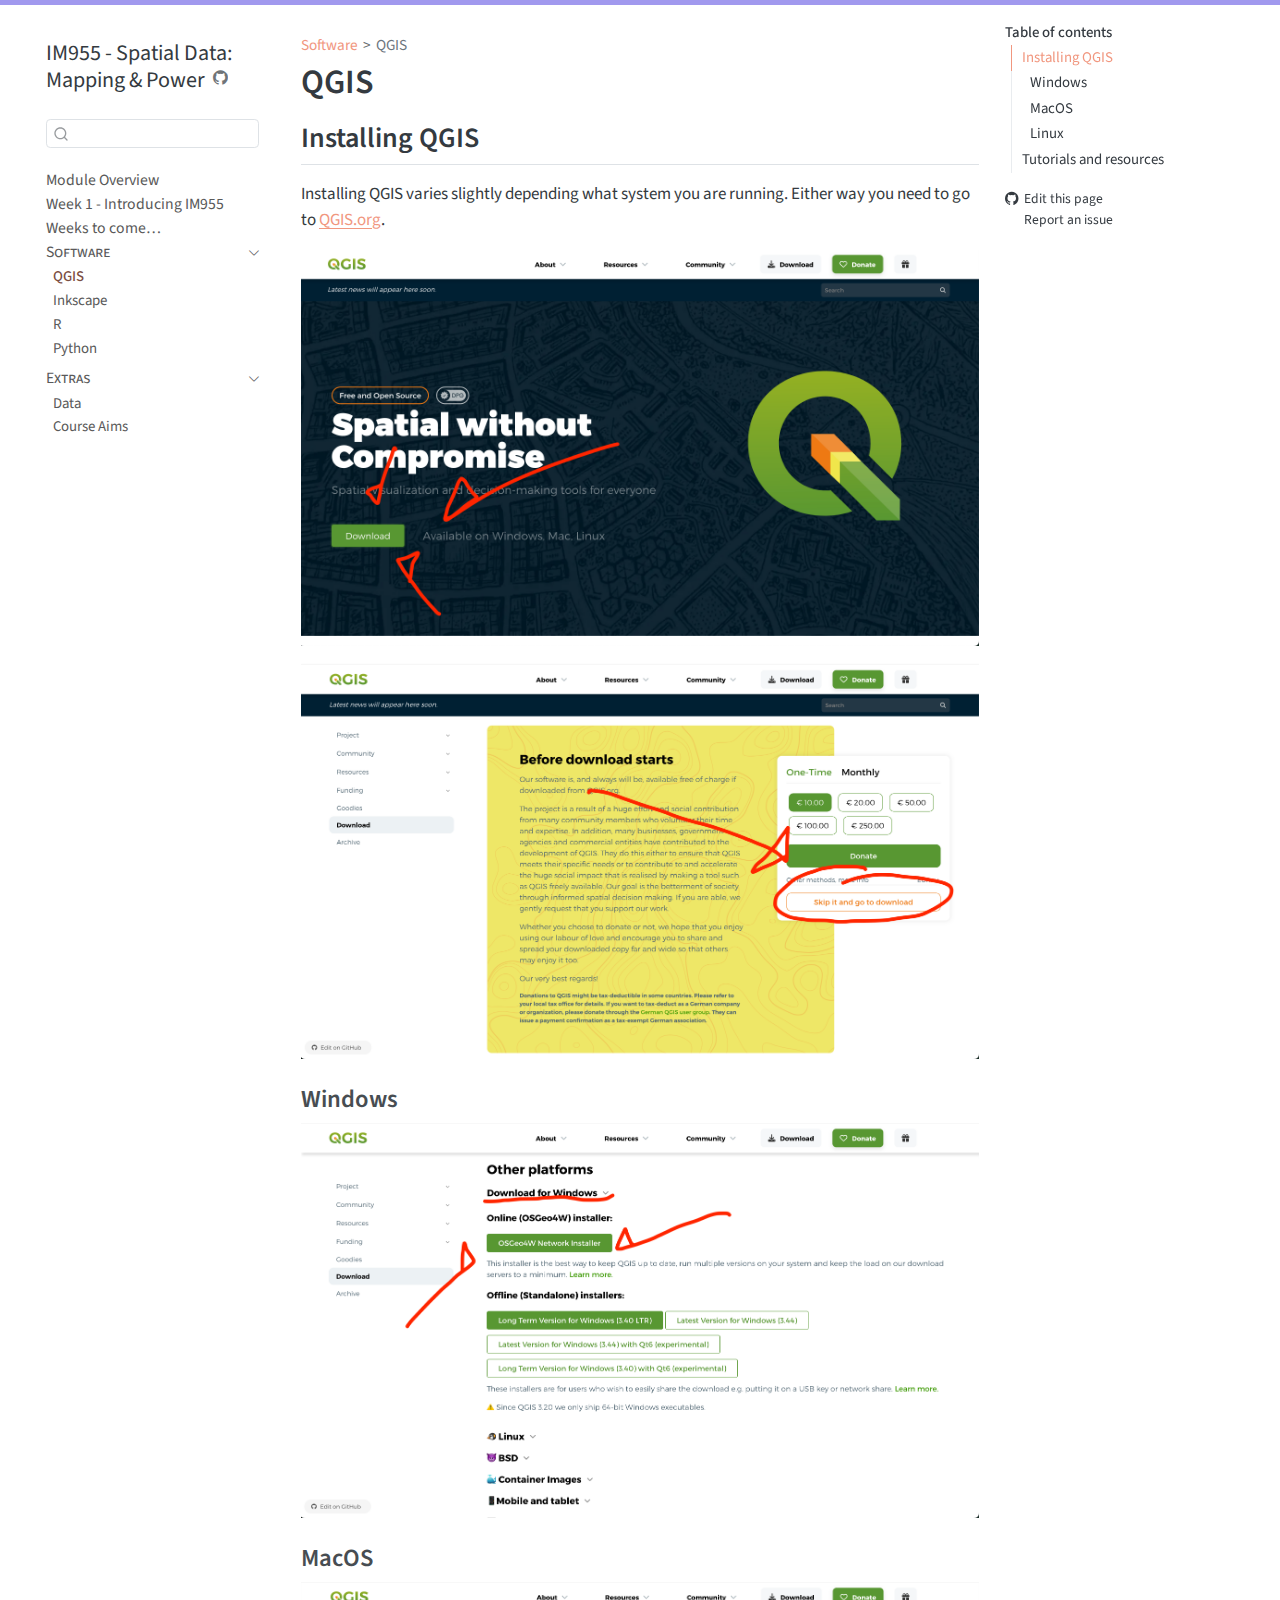
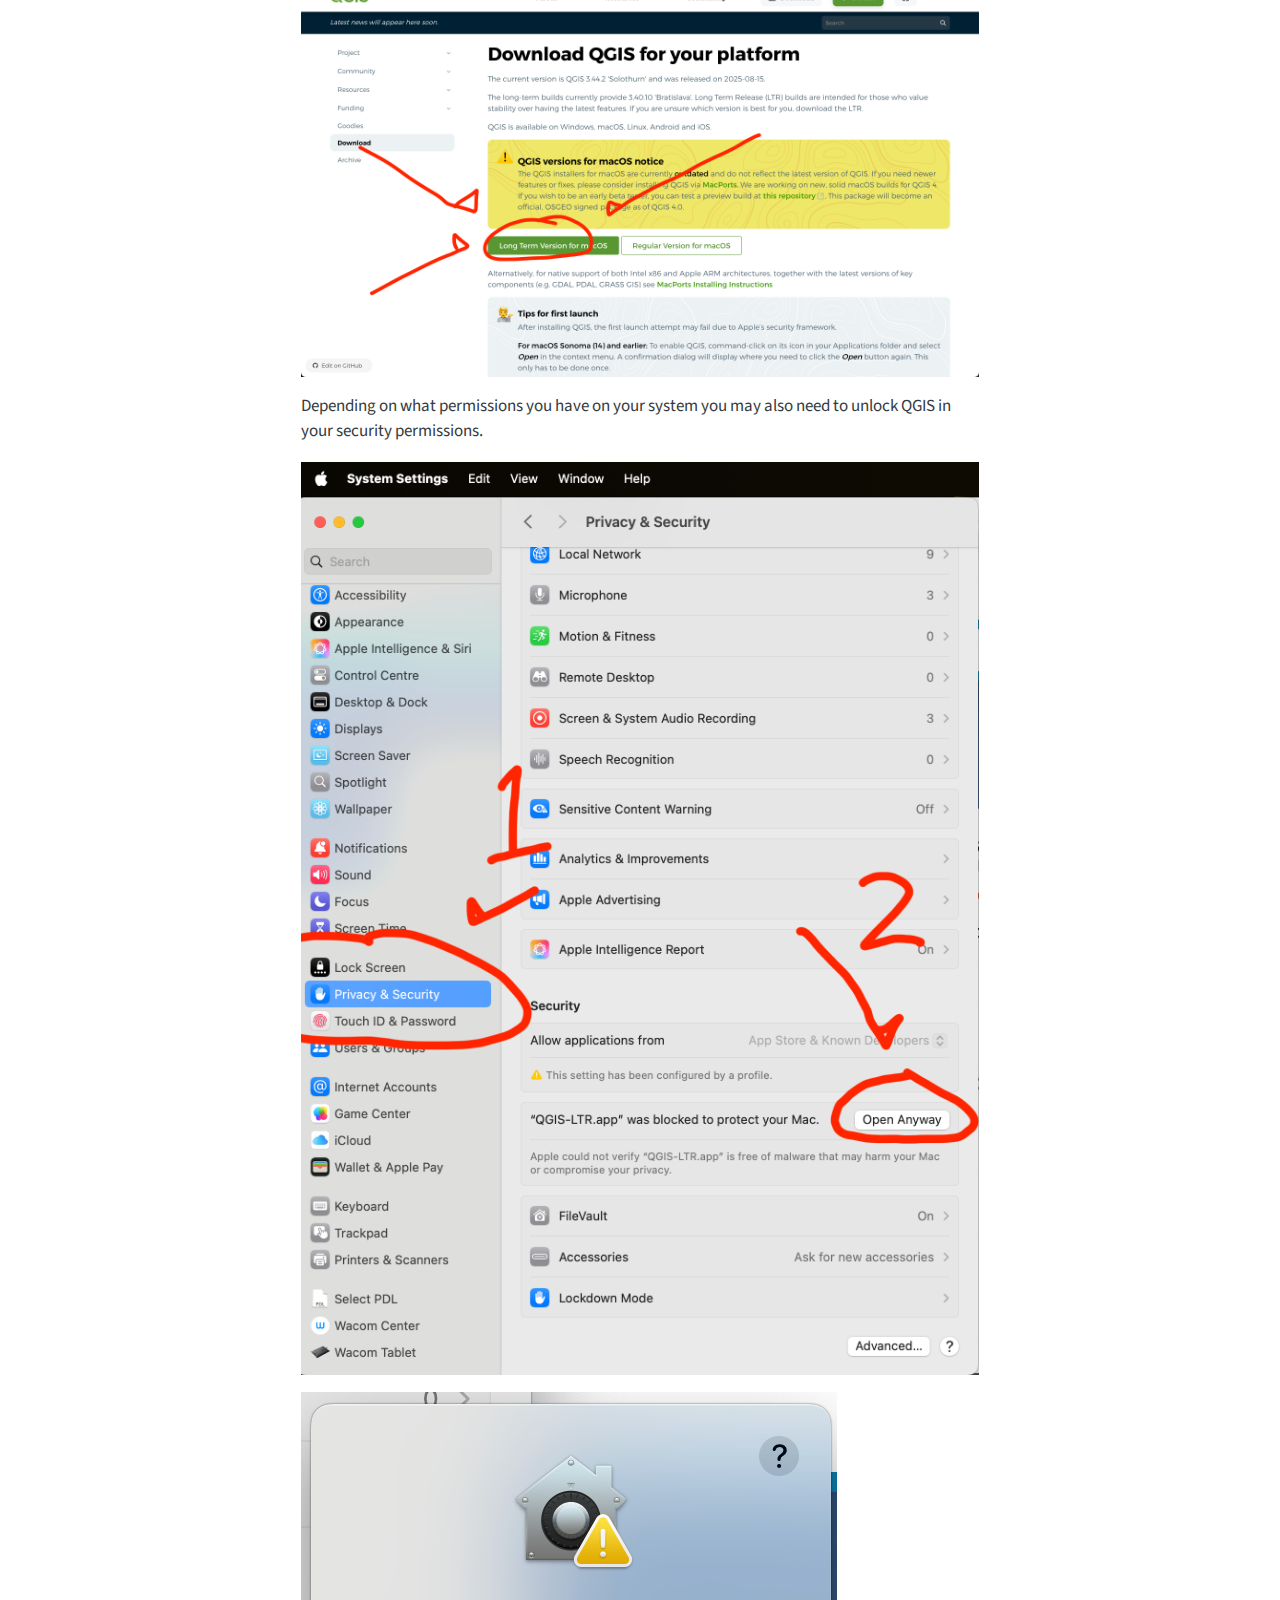
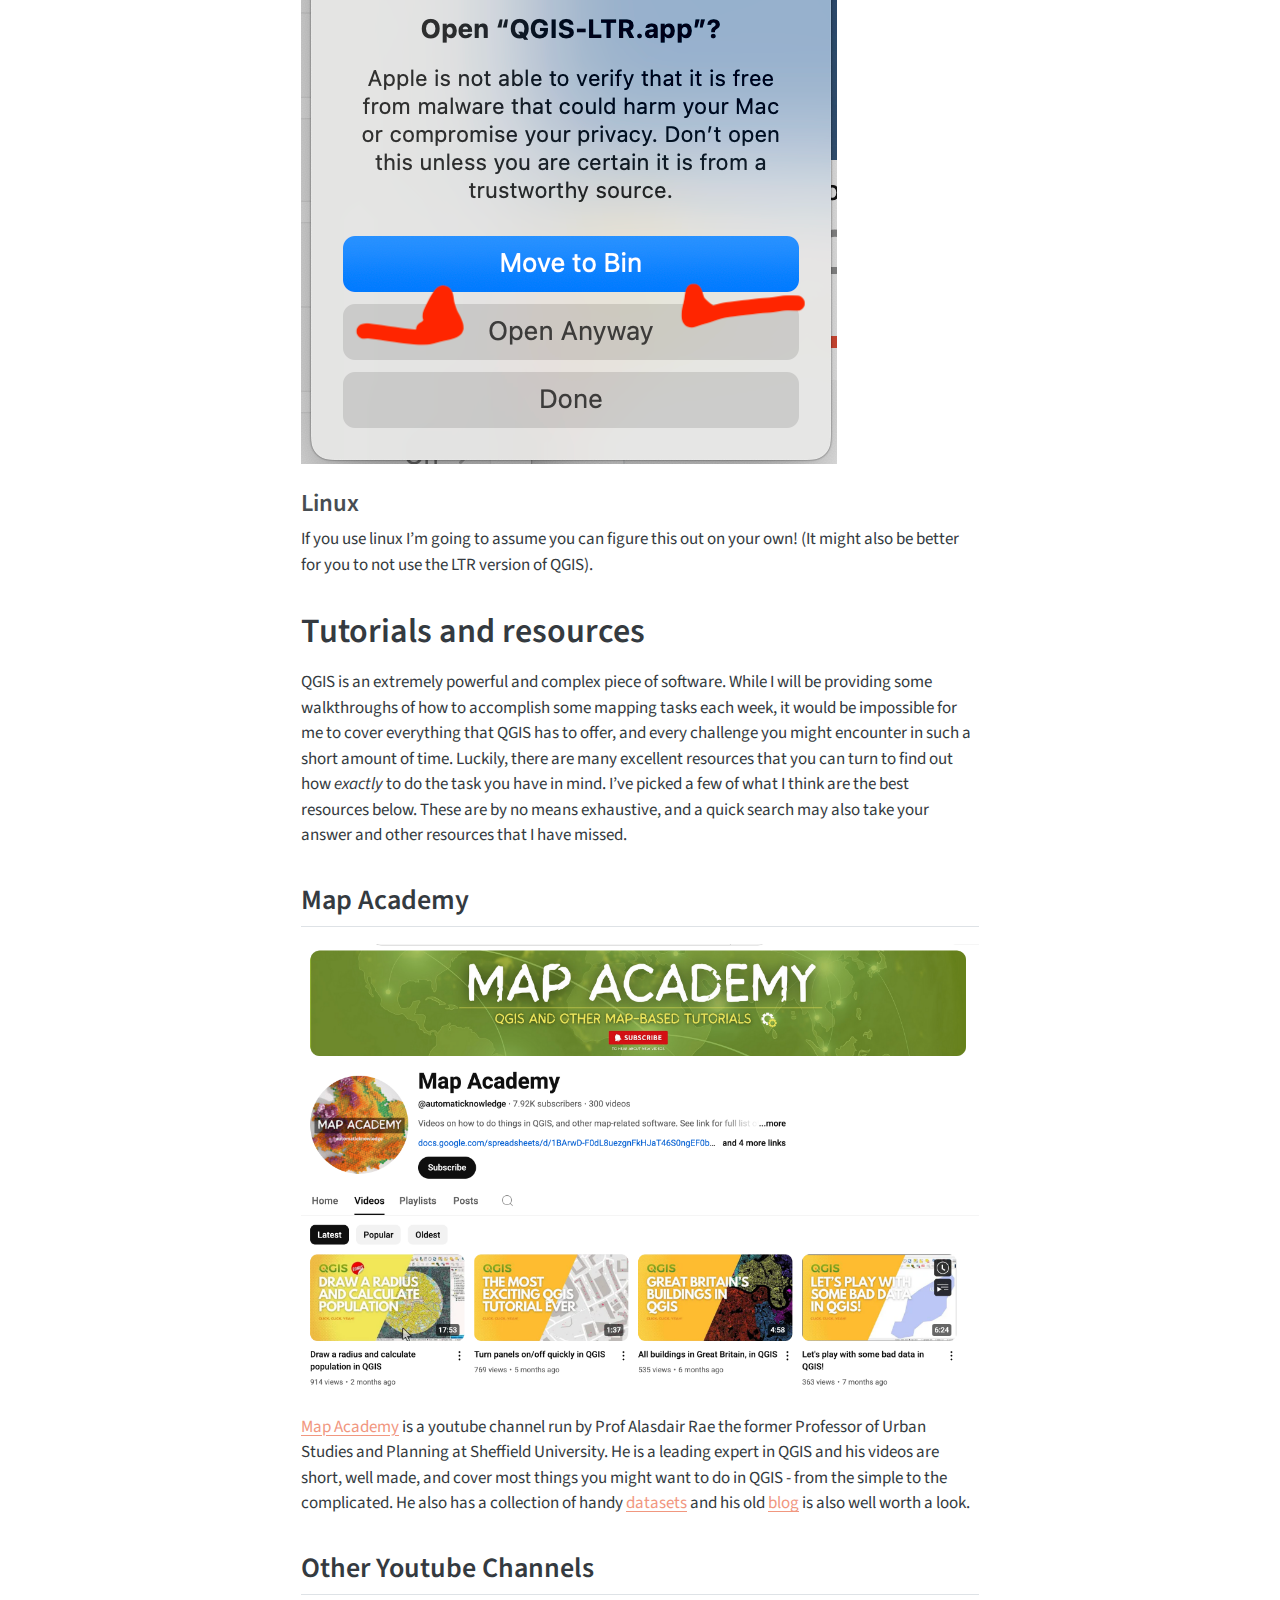
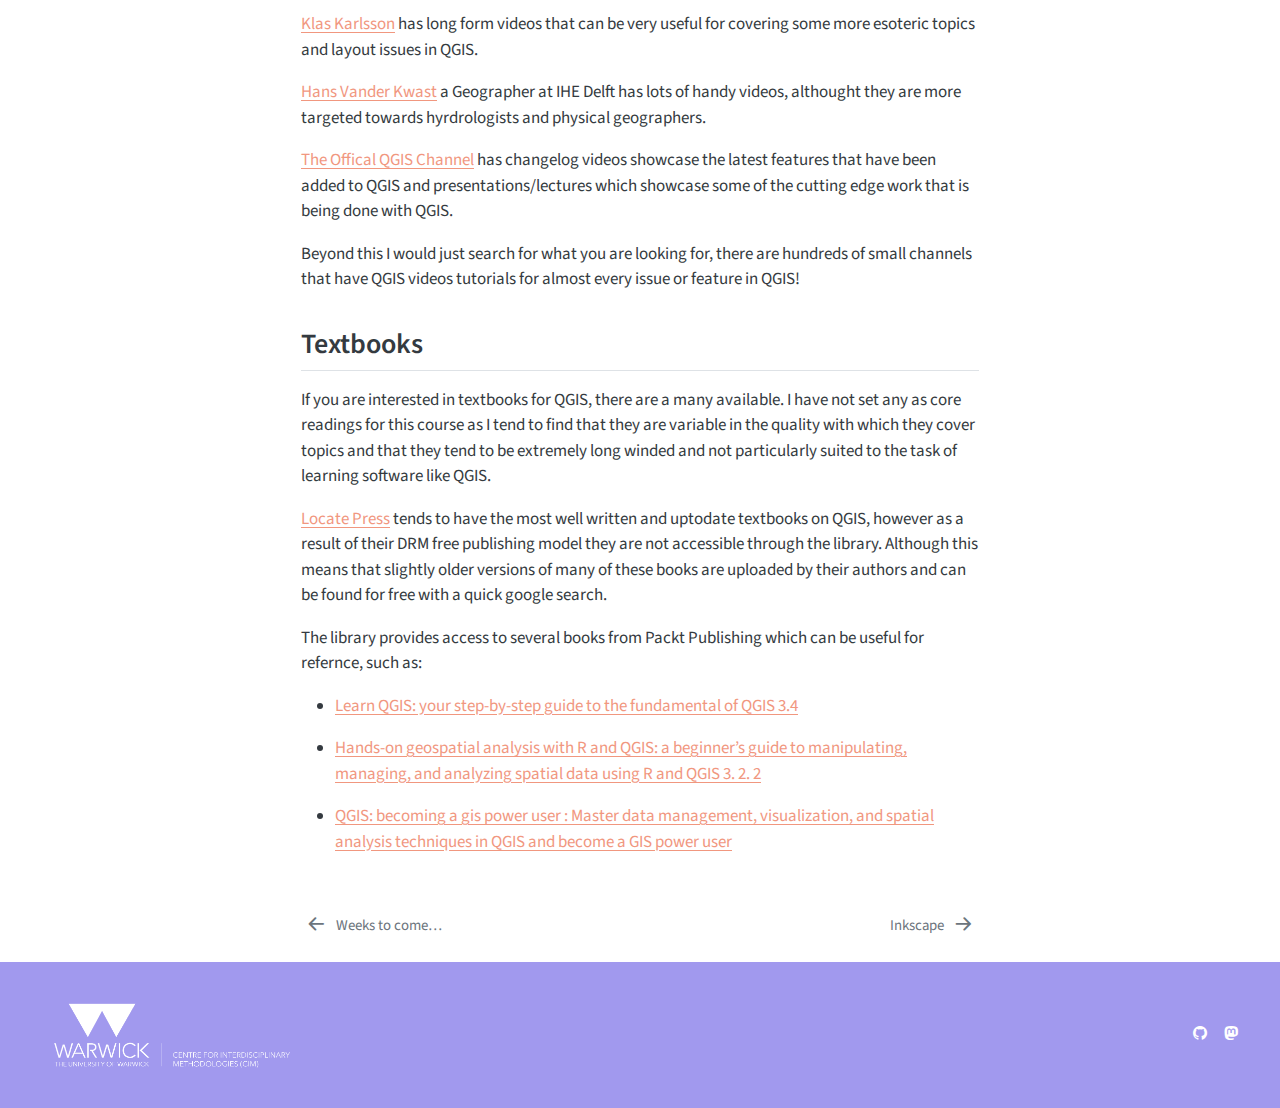
<file: content/QGIS.html>
<!DOCTYPE html>
<html xmlns="http://www.w3.org/1999/xhtml" lang="en" xml:lang="en"><head>

<meta charset="utf-8">
<meta name="generator" content="quarto-1.7.34">

<meta name="viewport" content="width=device-width, initial-scale=1.0, user-scalable=yes">


<title>QGIS – IM955 - Spatial Data: Mapping &amp; Power</title>
<style>
code{white-space: pre-wrap;}
span.smallcaps{font-variant: small-caps;}
div.columns{display: flex; gap: min(4vw, 1.5em);}
div.column{flex: auto; overflow-x: auto;}
div.hanging-indent{margin-left: 1.5em; text-indent: -1.5em;}
ul.task-list{list-style: none;}
ul.task-list li input[type="checkbox"] {
  width: 0.8em;
  margin: 0 0.8em 0.2em -1em; /* quarto-specific, see https://github.com/quarto-dev/quarto-cli/issues/4556 */ 
  vertical-align: middle;
}
</style>


<script src="../site_libs/quarto-nav/quarto-nav.js"></script>
<script src="../site_libs/quarto-nav/headroom.min.js"></script>
<script src="../site_libs/clipboard/clipboard.min.js"></script>
<script src="../site_libs/quarto-search/autocomplete.umd.js"></script>
<script src="../site_libs/quarto-search/fuse.min.js"></script>
<script src="../site_libs/quarto-search/quarto-search.js"></script>
<meta name="quarto:offset" content="../">
<link href="../content/Inkscape.html" rel="next">
<link href="../content/Schedule.html" rel="prev">
<script src="../site_libs/quarto-html/quarto.js" type="module"></script>
<script src="../site_libs/quarto-html/tabsets/tabsets.js" type="module"></script>
<script src="../site_libs/quarto-html/popper.min.js"></script>
<script src="../site_libs/quarto-html/tippy.umd.min.js"></script>
<script src="../site_libs/quarto-html/anchor.min.js"></script>
<link href="../site_libs/quarto-html/tippy.css" rel="stylesheet">
<link href="../site_libs/quarto-html/quarto-syntax-highlighting-c8ad9e5dbd60b7b70b38521ab19b7da4.css" rel="stylesheet" id="quarto-text-highlighting-styles">
<script src="../site_libs/bootstrap/bootstrap.min.js"></script>
<link href="../site_libs/bootstrap/bootstrap-icons.css" rel="stylesheet">
<link href="../site_libs/bootstrap/bootstrap-ef47b94bcde58586faf6486e82ed0349.min.css" rel="stylesheet" append-hash="true" id="quarto-bootstrap" data-mode="light">
<script id="quarto-search-options" type="application/json">{
  "location": "sidebar",
  "copy-button": false,
  "collapse-after": 3,
  "panel-placement": "start",
  "type": "textbox",
  "limit": 50,
  "keyboard-shortcut": [
    "f",
    "/",
    "s"
  ],
  "show-item-context": false,
  "language": {
    "search-no-results-text": "No results",
    "search-matching-documents-text": "matching documents",
    "search-copy-link-title": "Copy link to search",
    "search-hide-matches-text": "Hide additional matches",
    "search-more-match-text": "more match in this document",
    "search-more-matches-text": "more matches in this document",
    "search-clear-button-title": "Clear",
    "search-text-placeholder": "",
    "search-detached-cancel-button-title": "Cancel",
    "search-submit-button-title": "Submit",
    "search-label": "Search"
  }
}</script>


</head>

<body class="nav-sidebar floating quarto-light">

<div id="quarto-search-results"></div>
  <header id="quarto-header" class="headroom fixed-top">
  <nav class="quarto-secondary-nav">
    <div class="container-fluid d-flex">
      <button type="button" class="quarto-btn-toggle btn" data-bs-toggle="collapse" role="button" data-bs-target=".quarto-sidebar-collapse-item" aria-controls="quarto-sidebar" aria-expanded="false" aria-label="Toggle sidebar navigation" onclick="if (window.quartoToggleHeadroom) { window.quartoToggleHeadroom(); }">
        <i class="bi bi-layout-text-sidebar-reverse"></i>
      </button>
        <nav class="quarto-page-breadcrumbs" aria-label="breadcrumb"><ol class="breadcrumb"><li class="breadcrumb-item"><a href="../content/QGIS.html">Software</a></li><li class="breadcrumb-item"><a href="../content/QGIS.html"><span class="chapter-title">QGIS</span></a></li></ol></nav>
        <a class="flex-grow-1" role="navigation" data-bs-toggle="collapse" data-bs-target=".quarto-sidebar-collapse-item" aria-controls="quarto-sidebar" aria-expanded="false" aria-label="Toggle sidebar navigation" onclick="if (window.quartoToggleHeadroom) { window.quartoToggleHeadroom(); }">      
        </a>
      <button type="button" class="btn quarto-search-button" aria-label="Search" onclick="window.quartoOpenSearch();">
        <i class="bi bi-search"></i>
      </button>
    </div>
  </nav>
</header>
<!-- content -->
<div id="quarto-content" class="quarto-container page-columns page-rows-contents page-layout-article">
<!-- sidebar -->
  <nav id="quarto-sidebar" class="sidebar collapse collapse-horizontal quarto-sidebar-collapse-item sidebar-navigation floating overflow-auto">
    <div class="pt-lg-2 mt-2 text-left sidebar-header">
    <div class="sidebar-title mb-0 py-0">
      <a href="../">IM955 - Spatial Data: Mapping &amp; Power</a> 
        <div class="sidebar-tools-main">
    <a href="https://github.com/WarwickCIM/IM955" title="Source Code" class="quarto-navigation-tool px-1" aria-label="Source Code"><i class="bi bi-github"></i></a>
</div>
    </div>
      </div>
        <div class="mt-2 flex-shrink-0 align-items-center">
        <div class="sidebar-search">
        <div id="quarto-search" class="" title="Search"></div>
        </div>
        </div>
    <div class="sidebar-menu-container"> 
    <ul class="list-unstyled mt-1">
        <li class="sidebar-item">
  <div class="sidebar-item-container"> 
  <a href="../index.html" class="sidebar-item-text sidebar-link"><span class="chapter-title">Module Overview</span></a>
  </div>
</li>
        <li class="sidebar-item">
  <div class="sidebar-item-container"> 
  <a href="../content/Week_1.html" class="sidebar-item-text sidebar-link"><span class="chapter-title">Week 1 - Introducing IM955</span></a>
  </div>
</li>
        <li class="sidebar-item">
  <div class="sidebar-item-container"> 
  <a href="../content/Schedule.html" class="sidebar-item-text sidebar-link"><span class="chapter-title">Weeks to come…</span></a>
  </div>
</li>
        <li class="sidebar-item sidebar-item-section">
      <div class="sidebar-item-container"> 
            <a class="sidebar-item-text sidebar-link text-start" data-bs-toggle="collapse" data-bs-target="#quarto-sidebar-section-1" role="navigation" aria-expanded="true">
 <span class="menu-text">Software</span></a>
          <a class="sidebar-item-toggle text-start" data-bs-toggle="collapse" data-bs-target="#quarto-sidebar-section-1" role="navigation" aria-expanded="true" aria-label="Toggle section">
            <i class="bi bi-chevron-right ms-2"></i>
          </a> 
      </div>
      <ul id="quarto-sidebar-section-1" class="collapse list-unstyled sidebar-section depth1 show">  
          <li class="sidebar-item">
  <div class="sidebar-item-container"> 
  <a href="../content/QGIS.html" class="sidebar-item-text sidebar-link active"><span class="chapter-title">QGIS</span></a>
  </div>
</li>
          <li class="sidebar-item">
  <div class="sidebar-item-container"> 
  <a href="../content/Inkscape.html" class="sidebar-item-text sidebar-link"><span class="chapter-title">Inkscape</span></a>
  </div>
</li>
          <li class="sidebar-item">
  <div class="sidebar-item-container"> 
  <a href="../content/R.html" class="sidebar-item-text sidebar-link"><span class="chapter-title">R</span></a>
  </div>
</li>
          <li class="sidebar-item">
  <div class="sidebar-item-container"> 
  <a href="../content/Python.html" class="sidebar-item-text sidebar-link"><span class="chapter-title">Python</span></a>
  </div>
</li>
      </ul>
  </li>
        <li class="sidebar-item sidebar-item-section">
      <div class="sidebar-item-container"> 
            <a class="sidebar-item-text sidebar-link text-start" data-bs-toggle="collapse" data-bs-target="#quarto-sidebar-section-2" role="navigation" aria-expanded="true">
 <span class="menu-text">Extras</span></a>
          <a class="sidebar-item-toggle text-start" data-bs-toggle="collapse" data-bs-target="#quarto-sidebar-section-2" role="navigation" aria-expanded="true" aria-label="Toggle section">
            <i class="bi bi-chevron-right ms-2"></i>
          </a> 
      </div>
      <ul id="quarto-sidebar-section-2" class="collapse list-unstyled sidebar-section depth1 show">  
          <li class="sidebar-item">
  <div class="sidebar-item-container"> 
  <a href="../content/Data.html" class="sidebar-item-text sidebar-link"><span class="chapter-title">Data</span></a>
  </div>
</li>
          <li class="sidebar-item">
  <div class="sidebar-item-container"> 
  <a href="../content/Course_aims.html" class="sidebar-item-text sidebar-link"><span class="chapter-title">Course Aims</span></a>
  </div>
</li>
      </ul>
  </li>
    </ul>
    </div>
</nav>
<div id="quarto-sidebar-glass" class="quarto-sidebar-collapse-item" data-bs-toggle="collapse" data-bs-target=".quarto-sidebar-collapse-item"></div>
<!-- margin-sidebar -->
    <div id="quarto-margin-sidebar" class="sidebar margin-sidebar">
        <nav id="TOC" role="doc-toc" class="toc-active">
    <h2 id="toc-title">Table of contents</h2>
   
  <ul>
  <li><a href="#installing-qgis" id="toc-installing-qgis" class="nav-link active" data-scroll-target="#installing-qgis">Installing QGIS</a>
  <ul class="collapse">
  <li><a href="#windows" id="toc-windows" class="nav-link" data-scroll-target="#windows">Windows</a></li>
  <li><a href="#macos" id="toc-macos" class="nav-link" data-scroll-target="#macos">MacOS</a></li>
  <li><a href="#linux" id="toc-linux" class="nav-link" data-scroll-target="#linux">Linux</a></li>
  </ul></li>
  <li><a href="#tutorials-and-resources" id="toc-tutorials-and-resources" class="nav-link" data-scroll-target="#tutorials-and-resources">Tutorials and resources</a>
  <ul class="collapse">
  <li><a href="#map-academy" id="toc-map-academy" class="nav-link" data-scroll-target="#map-academy">Map Academy</a></li>
  <li><a href="#other-youtube-channels" id="toc-other-youtube-channels" class="nav-link" data-scroll-target="#other-youtube-channels">Other Youtube Channels</a></li>
  <li><a href="#textbooks" id="toc-textbooks" class="nav-link" data-scroll-target="#textbooks">Textbooks</a></li>
  </ul></li>
  </ul>
<div class="toc-actions"><ul><li><a href="https://github.com/WarwickCIM/IM955/edit/main/content/QGIS.qmd" class="toc-action"><i class="bi bi-github"></i>Edit this page</a></li><li><a href="https://github.com/WarwickCIM/IM955/issues/new" class="toc-action"><i class="bi empty"></i>Report an issue</a></li></ul></div></nav>
    </div>
<!-- main -->
<main class="content" id="quarto-document-content">

<header id="title-block-header" class="quarto-title-block default"><nav class="quarto-page-breadcrumbs quarto-title-breadcrumbs d-none d-lg-block" aria-label="breadcrumb"><ol class="breadcrumb"><li class="breadcrumb-item"><a href="../content/QGIS.html">Software</a></li><li class="breadcrumb-item"><a href="../content/QGIS.html"><span class="chapter-title">QGIS</span></a></li></ol></nav>
<div class="quarto-title">
<h1 class="title"><span class="chapter-title">QGIS</span></h1>
</div>



<div class="quarto-title-meta">

    
  
    
  </div>
  


</header>


<section id="installing-qgis" class="level2">
<h2 class="anchored" data-anchor-id="installing-qgis">Installing QGIS</h2>
<p>Installing QGIS varies slightly depending what system you are running. Either way you need to go to <a href="https://qgis.org/">QGIS.org</a>.</p>
<p><img src="Week_1/QGIS1.png" class="img-fluid"></p>
<p><img src="Week_1/QGIS2.png" class="img-fluid"></p>
<section id="windows" class="level3">
<h3 class="anchored" data-anchor-id="windows">Windows</h3>
<p><img src="Week_1/QGIS-WIN.png" class="img-fluid"></p>
</section>
<section id="macos" class="level3">
<h3 class="anchored" data-anchor-id="macos">MacOS</h3>
<p><img src="Week_1/QGIS-MAC.png" class="img-fluid"></p>
<p>Depending on what permissions you have on your system you may also need to unlock QGIS in your security permissions.</p>
<p><img src="Week_1/QGIS-MAC1.png" class="img-fluid"></p>
<p><img src="Week_1/QGIS-MAC2.png" class="img-fluid"></p>
</section>
<section id="linux" class="level3">
<h3 class="anchored" data-anchor-id="linux">Linux</h3>
<p>If you use linux I’m going to assume you can figure this out on your own! (It might also be better for you to not use the LTR version of QGIS).</p>
</section>
</section>
<section id="tutorials-and-resources" class="level1">
<h1>Tutorials and resources</h1>
<p>QGIS is an extremely powerful and complex piece of software. While I will be providing some walkthroughs of how to accomplish some mapping tasks each week, it would be impossible for me to cover everything that QGIS has to offer, and every challenge you might encounter in such a short amount of time. Luckily, there are many excellent resources that you can turn to find out how <em>exactly</em> to do the task you have in mind. I’ve picked a few of what I think are the best resources below. These are by no means exhaustive, and a quick search may also take your answer and other resources that I have missed.</p>
<section id="map-academy" class="level2">
<h2 class="anchored" data-anchor-id="map-academy">Map Academy</h2>
<div class="{fig-mapacademy}">
<p><a href="https://www.youtube.com/@automaticknowledge/videos"><img src="QGIS/MapAcademy.png" class="img-fluid"></a></p>
</div>
<p><a href="https://www.youtube.com/@automaticknowledge/videos">Map Academy</a> is a youtube channel run by Prof Alasdair Rae the former Professor of Urban Studies and Planning at Sheffield University. He is a leading expert in QGIS and his videos are short, well made, and cover most things you might want to do in QGIS - from the simple to the complicated. He also has a collection of handy <a href="https://automaticknowledge.co.uk/resources/">datasets</a> and his old <a href="https://www.statsmapsnpix.com/">blog</a> is also well worth a look.</p>
</section>
<section id="other-youtube-channels" class="level2">
<h2 class="anchored" data-anchor-id="other-youtube-channels">Other Youtube Channels</h2>
<p><a href="https://www.youtube.com/@KlasKarlsson">Klas Karlsson</a> has long form videos that can be very useful for covering some more esoteric topics and layout issues in QGIS.</p>
<p><a href="https://www.youtube.com/@HansvanderKwast">Hans Vander Kwast</a> a Geographer at IHE Delft has lots of handy videos, althought they are more targeted towards hyrdrologists and physical geographers.</p>
<p><a href="https://www.youtube.com/@qgishome">The Offical QGIS Channel</a> has changelog videos showcase the latest features that have been added to QGIS and presentations/lectures which showcase some of the cutting edge work that is being done with QGIS.</p>
<p>Beyond this I would just search for what you are looking for, there are hundreds of small channels that have QGIS videos tutorials for almost every issue or feature in QGIS!</p>
</section>
<section id="textbooks" class="level2">
<h2 class="anchored" data-anchor-id="textbooks">Textbooks</h2>
<p>If you are interested in textbooks for QGIS, there are a many available. I have not set any as core readings for this course as I tend to find that they are variable in the quality with which they cover topics and that they tend to be extremely long winded and not particularly suited to the task of learning software like QGIS.</p>
<p><a href="https://locatepress.com">Locate Press</a> tends to have the most well written and uptodate textbooks on QGIS, however as a result of their DRM free publishing model they are not accessible through the library. Although this means that slightly older versions of many of these books are uploaded by their authors and can be found for free with a quick google search.</p>
<p>The library provides access to several books from Packt Publishing which can be useful for refernce, such as:</p>
<ul>
<li><p><a href="https://rl.talis.com/3/warwick/items/cc8b3287-0018-49ae-a855-96b83be9149b.html">Learn QGIS: your step-by-step guide to the fundamental of QGIS 3.4</a></p></li>
<li><p><a href="https://rl.talis.com/3/warwick/items/f202b5e0-2a1d-4ba5-8ad2-1cd122bf6e58.html?login=1">Hands-on geospatial analysis with R and QGIS: a beginner’s guide to manipulating, managing, and analyzing spatial data using R and QGIS 3. 2. 2</a></p></li>
<li><p><a href="https://rl.talis.com/3/warwick/items/44e111c2-92ec-4fa7-b18e-c50faabaa609.html?login=1">QGIS: becoming a gis power user : Master data management, visualization, and spatial analysis techniques in QGIS and become a GIS power user</a></p></li>
</ul>


</section>
</section>

</main> <!-- /main -->
<script id="quarto-html-after-body" type="application/javascript">
  window.document.addEventListener("DOMContentLoaded", function (event) {
    const icon = "";
    const anchorJS = new window.AnchorJS();
    anchorJS.options = {
      placement: 'right',
      icon: icon
    };
    anchorJS.add('.anchored');
    const isCodeAnnotation = (el) => {
      for (const clz of el.classList) {
        if (clz.startsWith('code-annotation-')) {                     
          return true;
        }
      }
      return false;
    }
    const onCopySuccess = function(e) {
      // button target
      const button = e.trigger;
      // don't keep focus
      button.blur();
      // flash "checked"
      button.classList.add('code-copy-button-checked');
      var currentTitle = button.getAttribute("title");
      button.setAttribute("title", "Copied!");
      let tooltip;
      if (window.bootstrap) {
        button.setAttribute("data-bs-toggle", "tooltip");
        button.setAttribute("data-bs-placement", "left");
        button.setAttribute("data-bs-title", "Copied!");
        tooltip = new bootstrap.Tooltip(button, 
          { trigger: "manual", 
            customClass: "code-copy-button-tooltip",
            offset: [0, -8]});
        tooltip.show();    
      }
      setTimeout(function() {
        if (tooltip) {
          tooltip.hide();
          button.removeAttribute("data-bs-title");
          button.removeAttribute("data-bs-toggle");
          button.removeAttribute("data-bs-placement");
        }
        button.setAttribute("title", currentTitle);
        button.classList.remove('code-copy-button-checked');
      }, 1000);
      // clear code selection
      e.clearSelection();
    }
    const getTextToCopy = function(trigger) {
        const codeEl = trigger.previousElementSibling.cloneNode(true);
        for (const childEl of codeEl.children) {
          if (isCodeAnnotation(childEl)) {
            childEl.remove();
          }
        }
        return codeEl.innerText;
    }
    const clipboard = new window.ClipboardJS('.code-copy-button:not([data-in-quarto-modal])', {
      text: getTextToCopy
    });
    clipboard.on('success', onCopySuccess);
    if (window.document.getElementById('quarto-embedded-source-code-modal')) {
      const clipboardModal = new window.ClipboardJS('.code-copy-button[data-in-quarto-modal]', {
        text: getTextToCopy,
        container: window.document.getElementById('quarto-embedded-source-code-modal')
      });
      clipboardModal.on('success', onCopySuccess);
    }
      var localhostRegex = new RegExp(/^(?:http|https):\/\/localhost\:?[0-9]*\//);
      var mailtoRegex = new RegExp(/^mailto:/);
        var filterRegex = new RegExp('/' + window.location.host + '/');
      var isInternal = (href) => {
          return filterRegex.test(href) || localhostRegex.test(href) || mailtoRegex.test(href);
      }
      // Inspect non-navigation links and adorn them if external
     var links = window.document.querySelectorAll('a[href]:not(.nav-link):not(.navbar-brand):not(.toc-action):not(.sidebar-link):not(.sidebar-item-toggle):not(.pagination-link):not(.no-external):not([aria-hidden]):not(.dropdown-item):not(.quarto-navigation-tool):not(.about-link)');
      for (var i=0; i<links.length; i++) {
        const link = links[i];
        if (!isInternal(link.href)) {
          // undo the damage that might have been done by quarto-nav.js in the case of
          // links that we want to consider external
          if (link.dataset.originalHref !== undefined) {
            link.href = link.dataset.originalHref;
          }
        }
      }
    function tippyHover(el, contentFn, onTriggerFn, onUntriggerFn) {
      const config = {
        allowHTML: true,
        maxWidth: 500,
        delay: 100,
        arrow: false,
        appendTo: function(el) {
            return el.parentElement;
        },
        interactive: true,
        interactiveBorder: 10,
        theme: 'quarto',
        placement: 'bottom-start',
      };
      if (contentFn) {
        config.content = contentFn;
      }
      if (onTriggerFn) {
        config.onTrigger = onTriggerFn;
      }
      if (onUntriggerFn) {
        config.onUntrigger = onUntriggerFn;
      }
      window.tippy(el, config); 
    }
    const noterefs = window.document.querySelectorAll('a[role="doc-noteref"]');
    for (var i=0; i<noterefs.length; i++) {
      const ref = noterefs[i];
      tippyHover(ref, function() {
        // use id or data attribute instead here
        let href = ref.getAttribute('data-footnote-href') || ref.getAttribute('href');
        try { href = new URL(href).hash; } catch {}
        const id = href.replace(/^#\/?/, "");
        const note = window.document.getElementById(id);
        if (note) {
          return note.innerHTML;
        } else {
          return "";
        }
      });
    }
    const xrefs = window.document.querySelectorAll('a.quarto-xref');
    const processXRef = (id, note) => {
      // Strip column container classes
      const stripColumnClz = (el) => {
        el.classList.remove("page-full", "page-columns");
        if (el.children) {
          for (const child of el.children) {
            stripColumnClz(child);
          }
        }
      }
      stripColumnClz(note)
      if (id === null || id.startsWith('sec-')) {
        // Special case sections, only their first couple elements
        const container = document.createElement("div");
        if (note.children && note.children.length > 2) {
          container.appendChild(note.children[0].cloneNode(true));
          for (let i = 1; i < note.children.length; i++) {
            const child = note.children[i];
            if (child.tagName === "P" && child.innerText === "") {
              continue;
            } else {
              container.appendChild(child.cloneNode(true));
              break;
            }
          }
          if (window.Quarto?.typesetMath) {
            window.Quarto.typesetMath(container);
          }
          return container.innerHTML
        } else {
          if (window.Quarto?.typesetMath) {
            window.Quarto.typesetMath(note);
          }
          return note.innerHTML;
        }
      } else {
        // Remove any anchor links if they are present
        const anchorLink = note.querySelector('a.anchorjs-link');
        if (anchorLink) {
          anchorLink.remove();
        }
        if (window.Quarto?.typesetMath) {
          window.Quarto.typesetMath(note);
        }
        if (note.classList.contains("callout")) {
          return note.outerHTML;
        } else {
          return note.innerHTML;
        }
      }
    }
    for (var i=0; i<xrefs.length; i++) {
      const xref = xrefs[i];
      tippyHover(xref, undefined, function(instance) {
        instance.disable();
        let url = xref.getAttribute('href');
        let hash = undefined; 
        if (url.startsWith('#')) {
          hash = url;
        } else {
          try { hash = new URL(url).hash; } catch {}
        }
        if (hash) {
          const id = hash.replace(/^#\/?/, "");
          const note = window.document.getElementById(id);
          if (note !== null) {
            try {
              const html = processXRef(id, note.cloneNode(true));
              instance.setContent(html);
            } finally {
              instance.enable();
              instance.show();
            }
          } else {
            // See if we can fetch this
            fetch(url.split('#')[0])
            .then(res => res.text())
            .then(html => {
              const parser = new DOMParser();
              const htmlDoc = parser.parseFromString(html, "text/html");
              const note = htmlDoc.getElementById(id);
              if (note !== null) {
                const html = processXRef(id, note);
                instance.setContent(html);
              } 
            }).finally(() => {
              instance.enable();
              instance.show();
            });
          }
        } else {
          // See if we can fetch a full url (with no hash to target)
          // This is a special case and we should probably do some content thinning / targeting
          fetch(url)
          .then(res => res.text())
          .then(html => {
            const parser = new DOMParser();
            const htmlDoc = parser.parseFromString(html, "text/html");
            const note = htmlDoc.querySelector('main.content');
            if (note !== null) {
              // This should only happen for chapter cross references
              // (since there is no id in the URL)
              // remove the first header
              if (note.children.length > 0 && note.children[0].tagName === "HEADER") {
                note.children[0].remove();
              }
              const html = processXRef(null, note);
              instance.setContent(html);
            } 
          }).finally(() => {
            instance.enable();
            instance.show();
          });
        }
      }, function(instance) {
      });
    }
        let selectedAnnoteEl;
        const selectorForAnnotation = ( cell, annotation) => {
          let cellAttr = 'data-code-cell="' + cell + '"';
          let lineAttr = 'data-code-annotation="' +  annotation + '"';
          const selector = 'span[' + cellAttr + '][' + lineAttr + ']';
          return selector;
        }
        const selectCodeLines = (annoteEl) => {
          const doc = window.document;
          const targetCell = annoteEl.getAttribute("data-target-cell");
          const targetAnnotation = annoteEl.getAttribute("data-target-annotation");
          const annoteSpan = window.document.querySelector(selectorForAnnotation(targetCell, targetAnnotation));
          const lines = annoteSpan.getAttribute("data-code-lines").split(",");
          const lineIds = lines.map((line) => {
            return targetCell + "-" + line;
          })
          let top = null;
          let height = null;
          let parent = null;
          if (lineIds.length > 0) {
              //compute the position of the single el (top and bottom and make a div)
              const el = window.document.getElementById(lineIds[0]);
              top = el.offsetTop;
              height = el.offsetHeight;
              parent = el.parentElement.parentElement;
            if (lineIds.length > 1) {
              const lastEl = window.document.getElementById(lineIds[lineIds.length - 1]);
              const bottom = lastEl.offsetTop + lastEl.offsetHeight;
              height = bottom - top;
            }
            if (top !== null && height !== null && parent !== null) {
              // cook up a div (if necessary) and position it 
              let div = window.document.getElementById("code-annotation-line-highlight");
              if (div === null) {
                div = window.document.createElement("div");
                div.setAttribute("id", "code-annotation-line-highlight");
                div.style.position = 'absolute';
                parent.appendChild(div);
              }
              div.style.top = top - 2 + "px";
              div.style.height = height + 4 + "px";
              div.style.left = 0;
              let gutterDiv = window.document.getElementById("code-annotation-line-highlight-gutter");
              if (gutterDiv === null) {
                gutterDiv = window.document.createElement("div");
                gutterDiv.setAttribute("id", "code-annotation-line-highlight-gutter");
                gutterDiv.style.position = 'absolute';
                const codeCell = window.document.getElementById(targetCell);
                const gutter = codeCell.querySelector('.code-annotation-gutter');
                gutter.appendChild(gutterDiv);
              }
              gutterDiv.style.top = top - 2 + "px";
              gutterDiv.style.height = height + 4 + "px";
            }
            selectedAnnoteEl = annoteEl;
          }
        };
        const unselectCodeLines = () => {
          const elementsIds = ["code-annotation-line-highlight", "code-annotation-line-highlight-gutter"];
          elementsIds.forEach((elId) => {
            const div = window.document.getElementById(elId);
            if (div) {
              div.remove();
            }
          });
          selectedAnnoteEl = undefined;
        };
          // Handle positioning of the toggle
      window.addEventListener(
        "resize",
        throttle(() => {
          elRect = undefined;
          if (selectedAnnoteEl) {
            selectCodeLines(selectedAnnoteEl);
          }
        }, 10)
      );
      function throttle(fn, ms) {
      let throttle = false;
      let timer;
        return (...args) => {
          if(!throttle) { // first call gets through
              fn.apply(this, args);
              throttle = true;
          } else { // all the others get throttled
              if(timer) clearTimeout(timer); // cancel #2
              timer = setTimeout(() => {
                fn.apply(this, args);
                timer = throttle = false;
              }, ms);
          }
        };
      }
        // Attach click handler to the DT
        const annoteDls = window.document.querySelectorAll('dt[data-target-cell]');
        for (const annoteDlNode of annoteDls) {
          annoteDlNode.addEventListener('click', (event) => {
            const clickedEl = event.target;
            if (clickedEl !== selectedAnnoteEl) {
              unselectCodeLines();
              const activeEl = window.document.querySelector('dt[data-target-cell].code-annotation-active');
              if (activeEl) {
                activeEl.classList.remove('code-annotation-active');
              }
              selectCodeLines(clickedEl);
              clickedEl.classList.add('code-annotation-active');
            } else {
              // Unselect the line
              unselectCodeLines();
              clickedEl.classList.remove('code-annotation-active');
            }
          });
        }
    const findCites = (el) => {
      const parentEl = el.parentElement;
      if (parentEl) {
        const cites = parentEl.dataset.cites;
        if (cites) {
          return {
            el,
            cites: cites.split(' ')
          };
        } else {
          return findCites(el.parentElement)
        }
      } else {
        return undefined;
      }
    };
    var bibliorefs = window.document.querySelectorAll('a[role="doc-biblioref"]');
    for (var i=0; i<bibliorefs.length; i++) {
      const ref = bibliorefs[i];
      const citeInfo = findCites(ref);
      if (citeInfo) {
        tippyHover(citeInfo.el, function() {
          var popup = window.document.createElement('div');
          citeInfo.cites.forEach(function(cite) {
            var citeDiv = window.document.createElement('div');
            citeDiv.classList.add('hanging-indent');
            citeDiv.classList.add('csl-entry');
            var biblioDiv = window.document.getElementById('ref-' + cite);
            if (biblioDiv) {
              citeDiv.innerHTML = biblioDiv.innerHTML;
            }
            popup.appendChild(citeDiv);
          });
          return popup.innerHTML;
        });
      }
    }
  });
  </script>
<nav class="page-navigation">
  <div class="nav-page nav-page-previous">
      <a href="../content/Schedule.html" class="pagination-link" aria-label="Weeks to come...">
        <i class="bi bi-arrow-left-short"></i> <span class="nav-page-text"><span class="chapter-title">Weeks to come…</span></span>
      </a>          
  </div>
  <div class="nav-page nav-page-next">
      <a href="../content/Inkscape.html" class="pagination-link" aria-label="Inkscape">
        <span class="nav-page-text"><span class="chapter-title">Inkscape</span></span> <i class="bi bi-arrow-right-short"></i>
      </a>
  </div>
</nav>
</div> <!-- /content -->
<footer class="footer">
  <div class="nav-footer">
    <div class="nav-footer-left">
      <ul class="footer-items list-unstyled">
    <li class="nav-item">
    <a class="nav-link" href="https://warwick.ac.uk/cim">
<p><img src="../media/CIM_logo_white.png" class="img-fluid" width="300"></p>
</a>
  </li>  
</ul>
    </div>   
    <div class="nav-footer-center">
      &nbsp;
    <div class="toc-actions d-sm-block d-md-none"><ul><li><a href="https://github.com/WarwickCIM/IM955/edit/main/content/QGIS.qmd" class="toc-action"><i class="bi bi-github"></i>Edit this page</a></li><li><a href="https://github.com/WarwickCIM/IM955/issues/new" class="toc-action"><i class="bi empty"></i>Report an issue</a></li></ul></div></div>
    <div class="nav-footer-right">
      <ul class="footer-items list-unstyled">
    <li class="nav-item compact">
    <a class="nav-link" href="https://github.com/WarwickCIM/">
      <i class="bi bi-github" role="img">
</i> 
    </a>
  </li>  
    <li class="nav-item compact">
    <a class="nav-link" href="https://fediscience.org/%40cimethods">
      <i class="bi bi-mastodon" role="img">
</i> 
    </a>
  </li>  
    <li class="nav-item compact">
    <a class="nav-link" href="https://bsky.app/profile/cimethods.bsky.social">
      <i class="bi bi-bluesky" role="img">
</i> 
    </a>
  </li>  
</ul>
    </div>
  </div>
</footer>




</body></html>
</file>
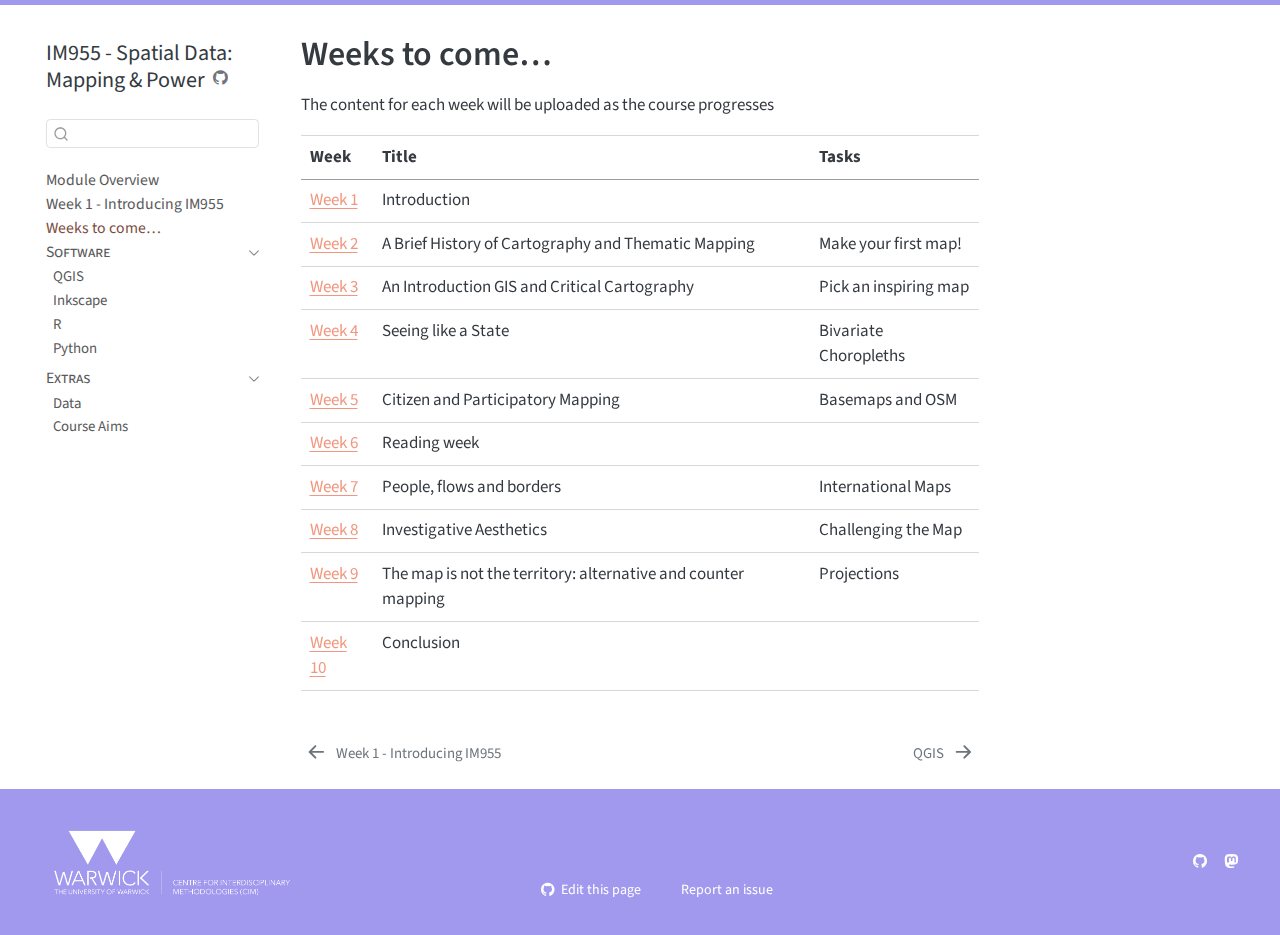
<file: content/Schedule.html>
<!DOCTYPE html>
<html xmlns="http://www.w3.org/1999/xhtml" lang="en" xml:lang="en"><head>

<meta charset="utf-8">
<meta name="generator" content="quarto-1.7.34">

<meta name="viewport" content="width=device-width, initial-scale=1.0, user-scalable=yes">


<title>Weeks to come… – IM955 - Spatial Data: Mapping &amp; Power</title>
<style>
code{white-space: pre-wrap;}
span.smallcaps{font-variant: small-caps;}
div.columns{display: flex; gap: min(4vw, 1.5em);}
div.column{flex: auto; overflow-x: auto;}
div.hanging-indent{margin-left: 1.5em; text-indent: -1.5em;}
ul.task-list{list-style: none;}
ul.task-list li input[type="checkbox"] {
  width: 0.8em;
  margin: 0 0.8em 0.2em -1em; /* quarto-specific, see https://github.com/quarto-dev/quarto-cli/issues/4556 */ 
  vertical-align: middle;
}
</style>


<script src="../site_libs/quarto-nav/quarto-nav.js"></script>
<script src="../site_libs/quarto-nav/headroom.min.js"></script>
<script src="../site_libs/clipboard/clipboard.min.js"></script>
<script src="../site_libs/quarto-search/autocomplete.umd.js"></script>
<script src="../site_libs/quarto-search/fuse.min.js"></script>
<script src="../site_libs/quarto-search/quarto-search.js"></script>
<meta name="quarto:offset" content="../">
<link href="../content/QGIS.html" rel="next">
<link href="../content/Week_1.html" rel="prev">
<script src="../site_libs/quarto-html/quarto.js" type="module"></script>
<script src="../site_libs/quarto-html/tabsets/tabsets.js" type="module"></script>
<script src="../site_libs/quarto-html/popper.min.js"></script>
<script src="../site_libs/quarto-html/tippy.umd.min.js"></script>
<script src="../site_libs/quarto-html/anchor.min.js"></script>
<link href="../site_libs/quarto-html/tippy.css" rel="stylesheet">
<link href="../site_libs/quarto-html/quarto-syntax-highlighting-c8ad9e5dbd60b7b70b38521ab19b7da4.css" rel="stylesheet" id="quarto-text-highlighting-styles">
<script src="../site_libs/bootstrap/bootstrap.min.js"></script>
<link href="../site_libs/bootstrap/bootstrap-icons.css" rel="stylesheet">
<link href="../site_libs/bootstrap/bootstrap-ef47b94bcde58586faf6486e82ed0349.min.css" rel="stylesheet" append-hash="true" id="quarto-bootstrap" data-mode="light">
<script id="quarto-search-options" type="application/json">{
  "location": "sidebar",
  "copy-button": false,
  "collapse-after": 3,
  "panel-placement": "start",
  "type": "textbox",
  "limit": 50,
  "keyboard-shortcut": [
    "f",
    "/",
    "s"
  ],
  "show-item-context": false,
  "language": {
    "search-no-results-text": "No results",
    "search-matching-documents-text": "matching documents",
    "search-copy-link-title": "Copy link to search",
    "search-hide-matches-text": "Hide additional matches",
    "search-more-match-text": "more match in this document",
    "search-more-matches-text": "more matches in this document",
    "search-clear-button-title": "Clear",
    "search-text-placeholder": "",
    "search-detached-cancel-button-title": "Cancel",
    "search-submit-button-title": "Submit",
    "search-label": "Search"
  }
}</script>


</head>

<body class="nav-sidebar floating quarto-light">

<div id="quarto-search-results"></div>
  <header id="quarto-header" class="headroom fixed-top">
  <nav class="quarto-secondary-nav">
    <div class="container-fluid d-flex">
      <button type="button" class="quarto-btn-toggle btn" data-bs-toggle="collapse" role="button" data-bs-target=".quarto-sidebar-collapse-item" aria-controls="quarto-sidebar" aria-expanded="false" aria-label="Toggle sidebar navigation" onclick="if (window.quartoToggleHeadroom) { window.quartoToggleHeadroom(); }">
        <i class="bi bi-layout-text-sidebar-reverse"></i>
      </button>
        <nav class="quarto-page-breadcrumbs" aria-label="breadcrumb"><ol class="breadcrumb"><li class="breadcrumb-item"><a href="../content/Schedule.html"><span class="chapter-title">Weeks to come…</span></a></li></ol></nav>
        <a class="flex-grow-1" role="navigation" data-bs-toggle="collapse" data-bs-target=".quarto-sidebar-collapse-item" aria-controls="quarto-sidebar" aria-expanded="false" aria-label="Toggle sidebar navigation" onclick="if (window.quartoToggleHeadroom) { window.quartoToggleHeadroom(); }">      
        </a>
      <button type="button" class="btn quarto-search-button" aria-label="Search" onclick="window.quartoOpenSearch();">
        <i class="bi bi-search"></i>
      </button>
    </div>
  </nav>
</header>
<!-- content -->
<div id="quarto-content" class="quarto-container page-columns page-rows-contents page-layout-article">
<!-- sidebar -->
  <nav id="quarto-sidebar" class="sidebar collapse collapse-horizontal quarto-sidebar-collapse-item sidebar-navigation floating overflow-auto">
    <div class="pt-lg-2 mt-2 text-left sidebar-header">
    <div class="sidebar-title mb-0 py-0">
      <a href="../">IM955 - Spatial Data: Mapping &amp; Power</a> 
        <div class="sidebar-tools-main">
    <a href="https://github.com/WarwickCIM/IM955" title="Source Code" class="quarto-navigation-tool px-1" aria-label="Source Code"><i class="bi bi-github"></i></a>
</div>
    </div>
      </div>
        <div class="mt-2 flex-shrink-0 align-items-center">
        <div class="sidebar-search">
        <div id="quarto-search" class="" title="Search"></div>
        </div>
        </div>
    <div class="sidebar-menu-container"> 
    <ul class="list-unstyled mt-1">
        <li class="sidebar-item">
  <div class="sidebar-item-container"> 
  <a href="../index.html" class="sidebar-item-text sidebar-link"><span class="chapter-title">Module Overview</span></a>
  </div>
</li>
        <li class="sidebar-item">
  <div class="sidebar-item-container"> 
  <a href="../content/Week_1.html" class="sidebar-item-text sidebar-link"><span class="chapter-title">Week 1 - Introducing IM955</span></a>
  </div>
</li>
        <li class="sidebar-item">
  <div class="sidebar-item-container"> 
  <a href="../content/Schedule.html" class="sidebar-item-text sidebar-link active"><span class="chapter-title">Weeks to come…</span></a>
  </div>
</li>
        <li class="sidebar-item sidebar-item-section">
      <div class="sidebar-item-container"> 
            <a class="sidebar-item-text sidebar-link text-start" data-bs-toggle="collapse" data-bs-target="#quarto-sidebar-section-1" role="navigation" aria-expanded="true">
 <span class="menu-text">Software</span></a>
          <a class="sidebar-item-toggle text-start" data-bs-toggle="collapse" data-bs-target="#quarto-sidebar-section-1" role="navigation" aria-expanded="true" aria-label="Toggle section">
            <i class="bi bi-chevron-right ms-2"></i>
          </a> 
      </div>
      <ul id="quarto-sidebar-section-1" class="collapse list-unstyled sidebar-section depth1 show">  
          <li class="sidebar-item">
  <div class="sidebar-item-container"> 
  <a href="../content/QGIS.html" class="sidebar-item-text sidebar-link"><span class="chapter-title">QGIS</span></a>
  </div>
</li>
          <li class="sidebar-item">
  <div class="sidebar-item-container"> 
  <a href="../content/Inkscape.html" class="sidebar-item-text sidebar-link"><span class="chapter-title">Inkscape</span></a>
  </div>
</li>
          <li class="sidebar-item">
  <div class="sidebar-item-container"> 
  <a href="../content/R.html" class="sidebar-item-text sidebar-link"><span class="chapter-title">R</span></a>
  </div>
</li>
          <li class="sidebar-item">
  <div class="sidebar-item-container"> 
  <a href="../content/Python.html" class="sidebar-item-text sidebar-link"><span class="chapter-title">Python</span></a>
  </div>
</li>
      </ul>
  </li>
        <li class="sidebar-item sidebar-item-section">
      <div class="sidebar-item-container"> 
            <a class="sidebar-item-text sidebar-link text-start" data-bs-toggle="collapse" data-bs-target="#quarto-sidebar-section-2" role="navigation" aria-expanded="true">
 <span class="menu-text">Extras</span></a>
          <a class="sidebar-item-toggle text-start" data-bs-toggle="collapse" data-bs-target="#quarto-sidebar-section-2" role="navigation" aria-expanded="true" aria-label="Toggle section">
            <i class="bi bi-chevron-right ms-2"></i>
          </a> 
      </div>
      <ul id="quarto-sidebar-section-2" class="collapse list-unstyled sidebar-section depth1 show">  
          <li class="sidebar-item">
  <div class="sidebar-item-container"> 
  <a href="../content/Data.html" class="sidebar-item-text sidebar-link"><span class="chapter-title">Data</span></a>
  </div>
</li>
          <li class="sidebar-item">
  <div class="sidebar-item-container"> 
  <a href="../content/Course_aims.html" class="sidebar-item-text sidebar-link"><span class="chapter-title">Course Aims</span></a>
  </div>
</li>
      </ul>
  </li>
    </ul>
    </div>
</nav>
<div id="quarto-sidebar-glass" class="quarto-sidebar-collapse-item" data-bs-toggle="collapse" data-bs-target=".quarto-sidebar-collapse-item"></div>
<!-- margin-sidebar -->
    <div id="quarto-margin-sidebar" class="sidebar margin-sidebar zindex-bottom">
        
    </div>
<!-- main -->
<main class="content" id="quarto-document-content">

<header id="title-block-header" class="quarto-title-block default">
<div class="quarto-title">
<h1 class="title"><span class="chapter-title">Weeks to come…</span></h1>
</div>



<div class="quarto-title-meta">

    
  
    
  </div>
  


</header>


<p>The content for each week will be uploaded as the course progresses</p>
<table class="caption-top table">
<thead>
<tr class="header">
<th>Week</th>
<th>Title</th>
<th>Tasks</th>
</tr>
</thead>
<tbody>
<tr class="odd">
<td><a href="../content/Week_1.html">Week 1</a></td>
<td>Introduction</td>
<td></td>
</tr>
<tr class="even">
<td><a href="">Week 2</a></td>
<td>A Brief History of Cartography and Thematic Mapping</td>
<td>Make your first map!</td>
</tr>
<tr class="odd">
<td><a href="">Week 3</a></td>
<td>An Introduction GIS and Critical Cartography</td>
<td>Pick an inspiring map</td>
</tr>
<tr class="even">
<td><a href="">Week 4</a></td>
<td>Seeing like a State</td>
<td>Bivariate Choropleths</td>
</tr>
<tr class="odd">
<td><a href="">Week 5</a></td>
<td>Citizen and Participatory Mapping</td>
<td>Basemaps and OSM</td>
</tr>
<tr class="even">
<td><a href="">Week 6</a></td>
<td>Reading week</td>
<td></td>
</tr>
<tr class="odd">
<td><a href="">Week 7</a></td>
<td>People, flows and borders</td>
<td>International Maps</td>
</tr>
<tr class="even">
<td><a href="">Week 8</a></td>
<td>Investigative Aesthetics</td>
<td>Challenging the Map</td>
</tr>
<tr class="odd">
<td><a href="">Week 9</a></td>
<td>The map is not the territory: alternative and counter mapping</td>
<td>Projections</td>
</tr>
<tr class="even">
<td><a href="">Week 10</a></td>
<td>Conclusion</td>
<td></td>
</tr>
</tbody>
</table>



</main> <!-- /main -->
<script id="quarto-html-after-body" type="application/javascript">
  window.document.addEventListener("DOMContentLoaded", function (event) {
    const icon = "";
    const anchorJS = new window.AnchorJS();
    anchorJS.options = {
      placement: 'right',
      icon: icon
    };
    anchorJS.add('.anchored');
    const isCodeAnnotation = (el) => {
      for (const clz of el.classList) {
        if (clz.startsWith('code-annotation-')) {                     
          return true;
        }
      }
      return false;
    }
    const onCopySuccess = function(e) {
      // button target
      const button = e.trigger;
      // don't keep focus
      button.blur();
      // flash "checked"
      button.classList.add('code-copy-button-checked');
      var currentTitle = button.getAttribute("title");
      button.setAttribute("title", "Copied!");
      let tooltip;
      if (window.bootstrap) {
        button.setAttribute("data-bs-toggle", "tooltip");
        button.setAttribute("data-bs-placement", "left");
        button.setAttribute("data-bs-title", "Copied!");
        tooltip = new bootstrap.Tooltip(button, 
          { trigger: "manual", 
            customClass: "code-copy-button-tooltip",
            offset: [0, -8]});
        tooltip.show();    
      }
      setTimeout(function() {
        if (tooltip) {
          tooltip.hide();
          button.removeAttribute("data-bs-title");
          button.removeAttribute("data-bs-toggle");
          button.removeAttribute("data-bs-placement");
        }
        button.setAttribute("title", currentTitle);
        button.classList.remove('code-copy-button-checked');
      }, 1000);
      // clear code selection
      e.clearSelection();
    }
    const getTextToCopy = function(trigger) {
        const codeEl = trigger.previousElementSibling.cloneNode(true);
        for (const childEl of codeEl.children) {
          if (isCodeAnnotation(childEl)) {
            childEl.remove();
          }
        }
        return codeEl.innerText;
    }
    const clipboard = new window.ClipboardJS('.code-copy-button:not([data-in-quarto-modal])', {
      text: getTextToCopy
    });
    clipboard.on('success', onCopySuccess);
    if (window.document.getElementById('quarto-embedded-source-code-modal')) {
      const clipboardModal = new window.ClipboardJS('.code-copy-button[data-in-quarto-modal]', {
        text: getTextToCopy,
        container: window.document.getElementById('quarto-embedded-source-code-modal')
      });
      clipboardModal.on('success', onCopySuccess);
    }
      var localhostRegex = new RegExp(/^(?:http|https):\/\/localhost\:?[0-9]*\//);
      var mailtoRegex = new RegExp(/^mailto:/);
        var filterRegex = new RegExp('/' + window.location.host + '/');
      var isInternal = (href) => {
          return filterRegex.test(href) || localhostRegex.test(href) || mailtoRegex.test(href);
      }
      // Inspect non-navigation links and adorn them if external
     var links = window.document.querySelectorAll('a[href]:not(.nav-link):not(.navbar-brand):not(.toc-action):not(.sidebar-link):not(.sidebar-item-toggle):not(.pagination-link):not(.no-external):not([aria-hidden]):not(.dropdown-item):not(.quarto-navigation-tool):not(.about-link)');
      for (var i=0; i<links.length; i++) {
        const link = links[i];
        if (!isInternal(link.href)) {
          // undo the damage that might have been done by quarto-nav.js in the case of
          // links that we want to consider external
          if (link.dataset.originalHref !== undefined) {
            link.href = link.dataset.originalHref;
          }
        }
      }
    function tippyHover(el, contentFn, onTriggerFn, onUntriggerFn) {
      const config = {
        allowHTML: true,
        maxWidth: 500,
        delay: 100,
        arrow: false,
        appendTo: function(el) {
            return el.parentElement;
        },
        interactive: true,
        interactiveBorder: 10,
        theme: 'quarto',
        placement: 'bottom-start',
      };
      if (contentFn) {
        config.content = contentFn;
      }
      if (onTriggerFn) {
        config.onTrigger = onTriggerFn;
      }
      if (onUntriggerFn) {
        config.onUntrigger = onUntriggerFn;
      }
      window.tippy(el, config); 
    }
    const noterefs = window.document.querySelectorAll('a[role="doc-noteref"]');
    for (var i=0; i<noterefs.length; i++) {
      const ref = noterefs[i];
      tippyHover(ref, function() {
        // use id or data attribute instead here
        let href = ref.getAttribute('data-footnote-href') || ref.getAttribute('href');
        try { href = new URL(href).hash; } catch {}
        const id = href.replace(/^#\/?/, "");
        const note = window.document.getElementById(id);
        if (note) {
          return note.innerHTML;
        } else {
          return "";
        }
      });
    }
    const xrefs = window.document.querySelectorAll('a.quarto-xref');
    const processXRef = (id, note) => {
      // Strip column container classes
      const stripColumnClz = (el) => {
        el.classList.remove("page-full", "page-columns");
        if (el.children) {
          for (const child of el.children) {
            stripColumnClz(child);
          }
        }
      }
      stripColumnClz(note)
      if (id === null || id.startsWith('sec-')) {
        // Special case sections, only their first couple elements
        const container = document.createElement("div");
        if (note.children && note.children.length > 2) {
          container.appendChild(note.children[0].cloneNode(true));
          for (let i = 1; i < note.children.length; i++) {
            const child = note.children[i];
            if (child.tagName === "P" && child.innerText === "") {
              continue;
            } else {
              container.appendChild(child.cloneNode(true));
              break;
            }
          }
          if (window.Quarto?.typesetMath) {
            window.Quarto.typesetMath(container);
          }
          return container.innerHTML
        } else {
          if (window.Quarto?.typesetMath) {
            window.Quarto.typesetMath(note);
          }
          return note.innerHTML;
        }
      } else {
        // Remove any anchor links if they are present
        const anchorLink = note.querySelector('a.anchorjs-link');
        if (anchorLink) {
          anchorLink.remove();
        }
        if (window.Quarto?.typesetMath) {
          window.Quarto.typesetMath(note);
        }
        if (note.classList.contains("callout")) {
          return note.outerHTML;
        } else {
          return note.innerHTML;
        }
      }
    }
    for (var i=0; i<xrefs.length; i++) {
      const xref = xrefs[i];
      tippyHover(xref, undefined, function(instance) {
        instance.disable();
        let url = xref.getAttribute('href');
        let hash = undefined; 
        if (url.startsWith('#')) {
          hash = url;
        } else {
          try { hash = new URL(url).hash; } catch {}
        }
        if (hash) {
          const id = hash.replace(/^#\/?/, "");
          const note = window.document.getElementById(id);
          if (note !== null) {
            try {
              const html = processXRef(id, note.cloneNode(true));
              instance.setContent(html);
            } finally {
              instance.enable();
              instance.show();
            }
          } else {
            // See if we can fetch this
            fetch(url.split('#')[0])
            .then(res => res.text())
            .then(html => {
              const parser = new DOMParser();
              const htmlDoc = parser.parseFromString(html, "text/html");
              const note = htmlDoc.getElementById(id);
              if (note !== null) {
                const html = processXRef(id, note);
                instance.setContent(html);
              } 
            }).finally(() => {
              instance.enable();
              instance.show();
            });
          }
        } else {
          // See if we can fetch a full url (with no hash to target)
          // This is a special case and we should probably do some content thinning / targeting
          fetch(url)
          .then(res => res.text())
          .then(html => {
            const parser = new DOMParser();
            const htmlDoc = parser.parseFromString(html, "text/html");
            const note = htmlDoc.querySelector('main.content');
            if (note !== null) {
              // This should only happen for chapter cross references
              // (since there is no id in the URL)
              // remove the first header
              if (note.children.length > 0 && note.children[0].tagName === "HEADER") {
                note.children[0].remove();
              }
              const html = processXRef(null, note);
              instance.setContent(html);
            } 
          }).finally(() => {
            instance.enable();
            instance.show();
          });
        }
      }, function(instance) {
      });
    }
        let selectedAnnoteEl;
        const selectorForAnnotation = ( cell, annotation) => {
          let cellAttr = 'data-code-cell="' + cell + '"';
          let lineAttr = 'data-code-annotation="' +  annotation + '"';
          const selector = 'span[' + cellAttr + '][' + lineAttr + ']';
          return selector;
        }
        const selectCodeLines = (annoteEl) => {
          const doc = window.document;
          const targetCell = annoteEl.getAttribute("data-target-cell");
          const targetAnnotation = annoteEl.getAttribute("data-target-annotation");
          const annoteSpan = window.document.querySelector(selectorForAnnotation(targetCell, targetAnnotation));
          const lines = annoteSpan.getAttribute("data-code-lines").split(",");
          const lineIds = lines.map((line) => {
            return targetCell + "-" + line;
          })
          let top = null;
          let height = null;
          let parent = null;
          if (lineIds.length > 0) {
              //compute the position of the single el (top and bottom and make a div)
              const el = window.document.getElementById(lineIds[0]);
              top = el.offsetTop;
              height = el.offsetHeight;
              parent = el.parentElement.parentElement;
            if (lineIds.length > 1) {
              const lastEl = window.document.getElementById(lineIds[lineIds.length - 1]);
              const bottom = lastEl.offsetTop + lastEl.offsetHeight;
              height = bottom - top;
            }
            if (top !== null && height !== null && parent !== null) {
              // cook up a div (if necessary) and position it 
              let div = window.document.getElementById("code-annotation-line-highlight");
              if (div === null) {
                div = window.document.createElement("div");
                div.setAttribute("id", "code-annotation-line-highlight");
                div.style.position = 'absolute';
                parent.appendChild(div);
              }
              div.style.top = top - 2 + "px";
              div.style.height = height + 4 + "px";
              div.style.left = 0;
              let gutterDiv = window.document.getElementById("code-annotation-line-highlight-gutter");
              if (gutterDiv === null) {
                gutterDiv = window.document.createElement("div");
                gutterDiv.setAttribute("id", "code-annotation-line-highlight-gutter");
                gutterDiv.style.position = 'absolute';
                const codeCell = window.document.getElementById(targetCell);
                const gutter = codeCell.querySelector('.code-annotation-gutter');
                gutter.appendChild(gutterDiv);
              }
              gutterDiv.style.top = top - 2 + "px";
              gutterDiv.style.height = height + 4 + "px";
            }
            selectedAnnoteEl = annoteEl;
          }
        };
        const unselectCodeLines = () => {
          const elementsIds = ["code-annotation-line-highlight", "code-annotation-line-highlight-gutter"];
          elementsIds.forEach((elId) => {
            const div = window.document.getElementById(elId);
            if (div) {
              div.remove();
            }
          });
          selectedAnnoteEl = undefined;
        };
          // Handle positioning of the toggle
      window.addEventListener(
        "resize",
        throttle(() => {
          elRect = undefined;
          if (selectedAnnoteEl) {
            selectCodeLines(selectedAnnoteEl);
          }
        }, 10)
      );
      function throttle(fn, ms) {
      let throttle = false;
      let timer;
        return (...args) => {
          if(!throttle) { // first call gets through
              fn.apply(this, args);
              throttle = true;
          } else { // all the others get throttled
              if(timer) clearTimeout(timer); // cancel #2
              timer = setTimeout(() => {
                fn.apply(this, args);
                timer = throttle = false;
              }, ms);
          }
        };
      }
        // Attach click handler to the DT
        const annoteDls = window.document.querySelectorAll('dt[data-target-cell]');
        for (const annoteDlNode of annoteDls) {
          annoteDlNode.addEventListener('click', (event) => {
            const clickedEl = event.target;
            if (clickedEl !== selectedAnnoteEl) {
              unselectCodeLines();
              const activeEl = window.document.querySelector('dt[data-target-cell].code-annotation-active');
              if (activeEl) {
                activeEl.classList.remove('code-annotation-active');
              }
              selectCodeLines(clickedEl);
              clickedEl.classList.add('code-annotation-active');
            } else {
              // Unselect the line
              unselectCodeLines();
              clickedEl.classList.remove('code-annotation-active');
            }
          });
        }
  });
  </script>
<nav class="page-navigation">
  <div class="nav-page nav-page-previous">
      <a href="../content/Week_1.html" class="pagination-link" aria-label="Week 1 - Introducing IM955">
        <i class="bi bi-arrow-left-short"></i> <span class="nav-page-text"><span class="chapter-title">Week 1 - Introducing IM955</span></span>
      </a>          
  </div>
  <div class="nav-page nav-page-next">
      <a href="../content/QGIS.html" class="pagination-link" aria-label="QGIS">
        <span class="nav-page-text"><span class="chapter-title">QGIS</span></span> <i class="bi bi-arrow-right-short"></i>
      </a>
  </div>
</nav>
</div> <!-- /content -->
<footer class="footer">
  <div class="nav-footer">
    <div class="nav-footer-left">
      <ul class="footer-items list-unstyled">
    <li class="nav-item">
    <a class="nav-link" href="https://warwick.ac.uk/cim">
<p><img src="../media/CIM_logo_white.png" class="img-fluid" width="300"></p>
</a>
  </li>  
</ul>
    </div>   
    <div class="nav-footer-center">
      &nbsp;
    <div class="toc-actions"><ul><li><a href="https://github.com/WarwickCIM/IM955/edit/main/content/Schedule.qmd" class="toc-action"><i class="bi bi-github"></i>Edit this page</a></li><li><a href="https://github.com/WarwickCIM/IM955/issues/new" class="toc-action"><i class="bi empty"></i>Report an issue</a></li></ul></div></div>
    <div class="nav-footer-right">
      <ul class="footer-items list-unstyled">
    <li class="nav-item compact">
    <a class="nav-link" href="https://github.com/WarwickCIM/">
      <i class="bi bi-github" role="img">
</i> 
    </a>
  </li>  
    <li class="nav-item compact">
    <a class="nav-link" href="https://fediscience.org/%40cimethods">
      <i class="bi bi-mastodon" role="img">
</i> 
    </a>
  </li>  
    <li class="nav-item compact">
    <a class="nav-link" href="https://bsky.app/profile/cimethods.bsky.social">
      <i class="bi bi-bluesky" role="img">
</i> 
    </a>
  </li>  
</ul>
    </div>
  </div>
</footer>




</body></html>
</file>
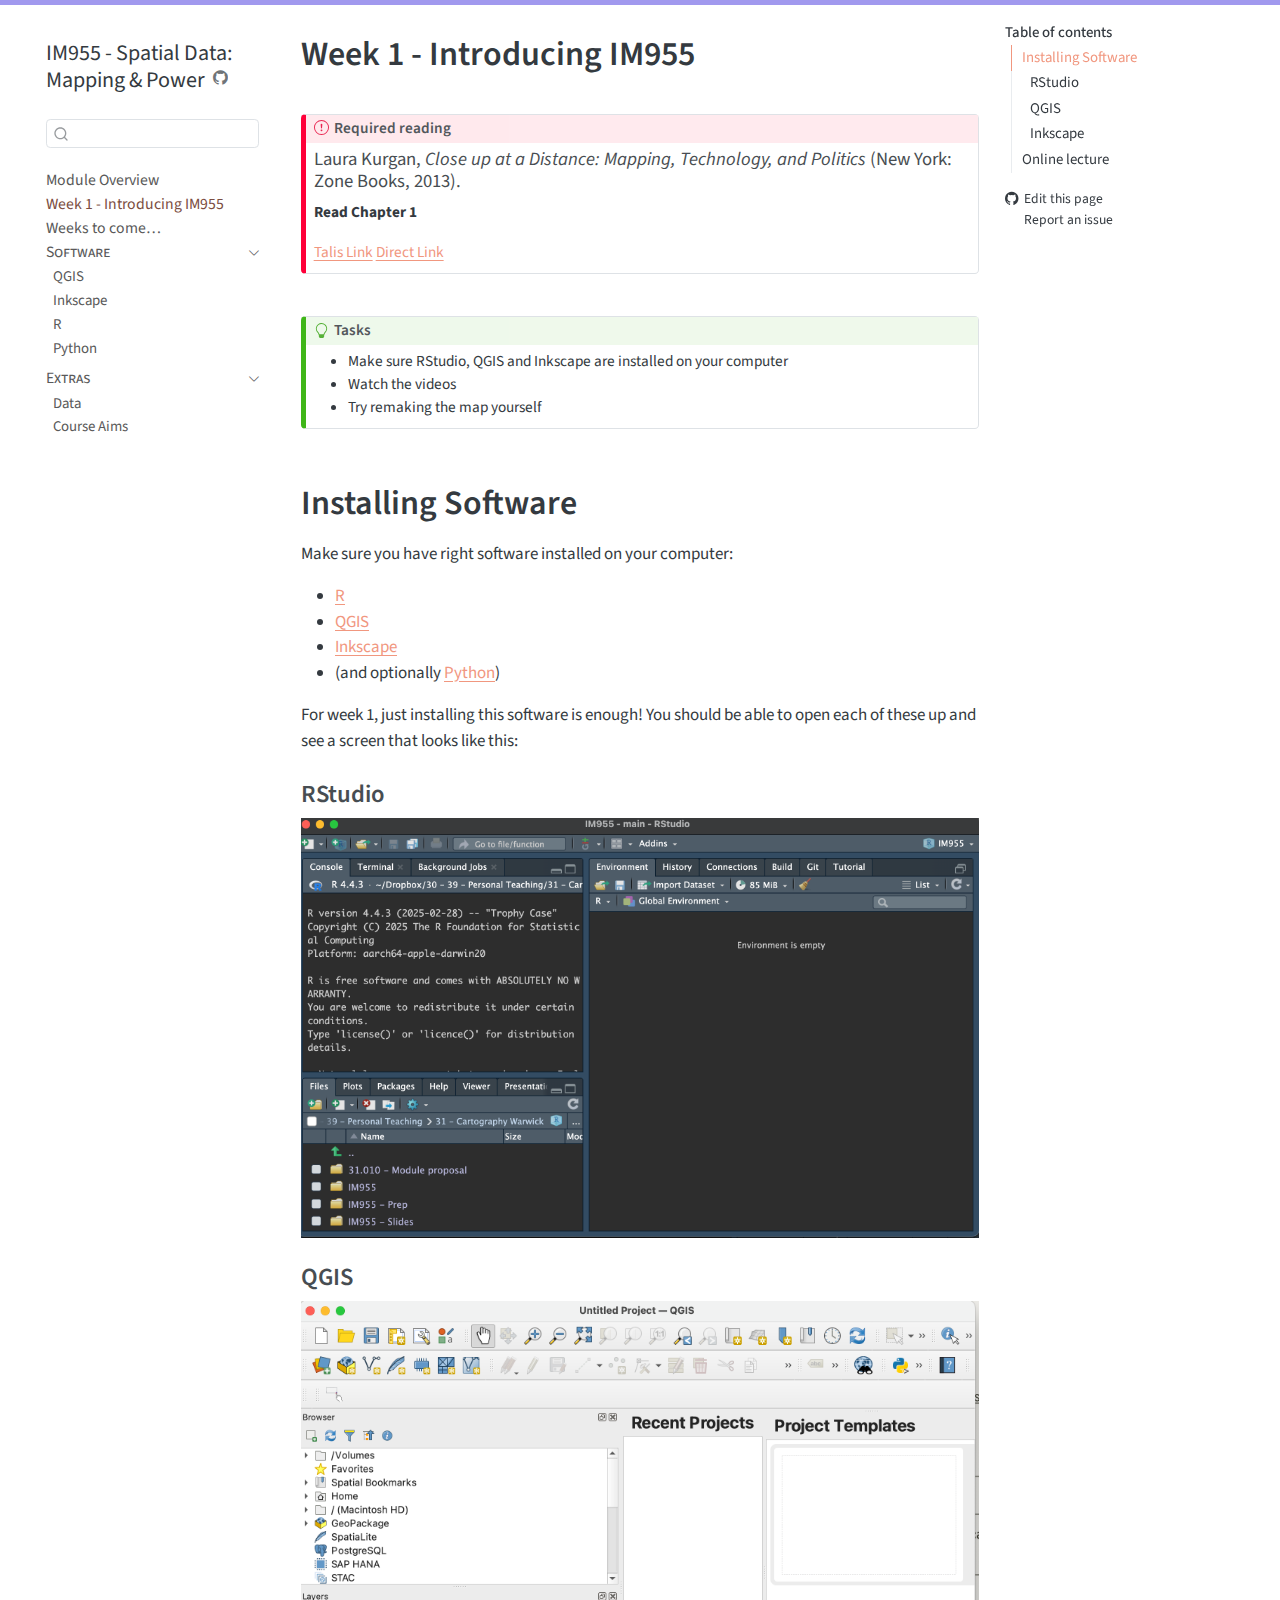
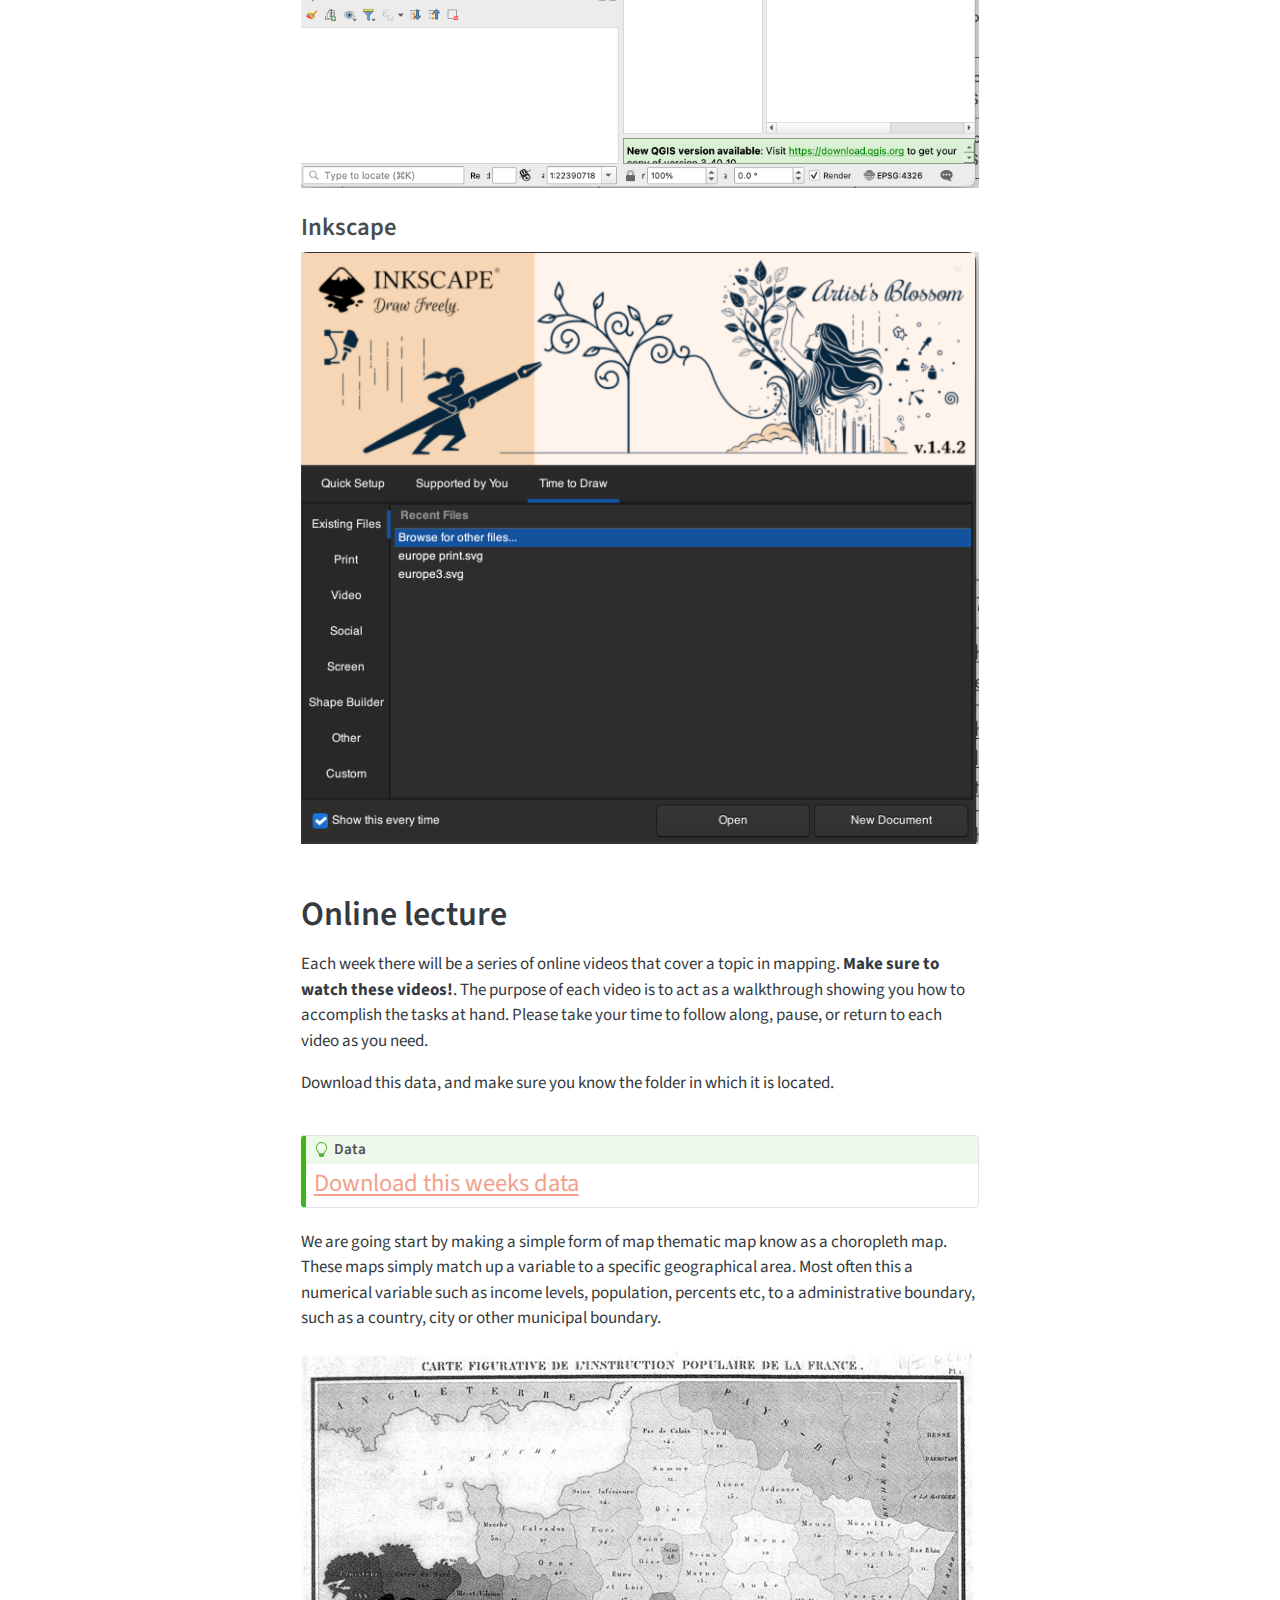
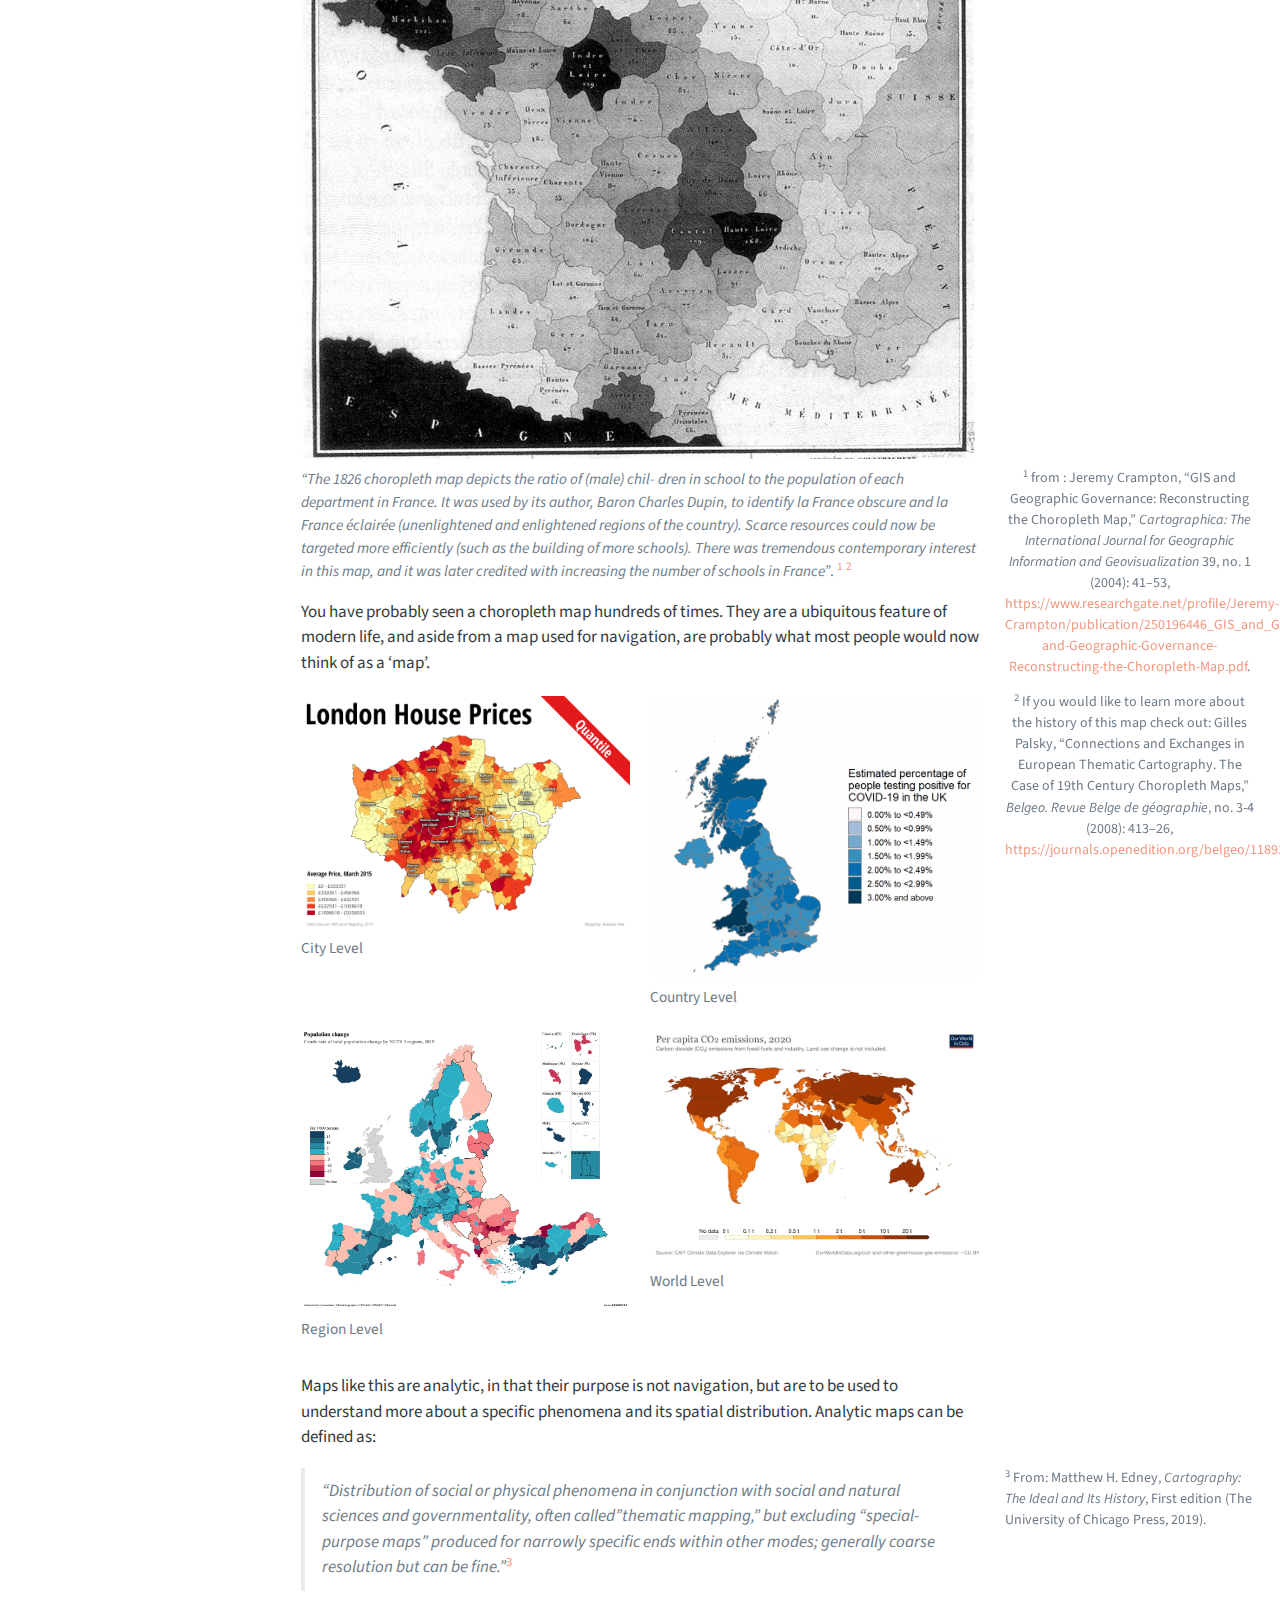
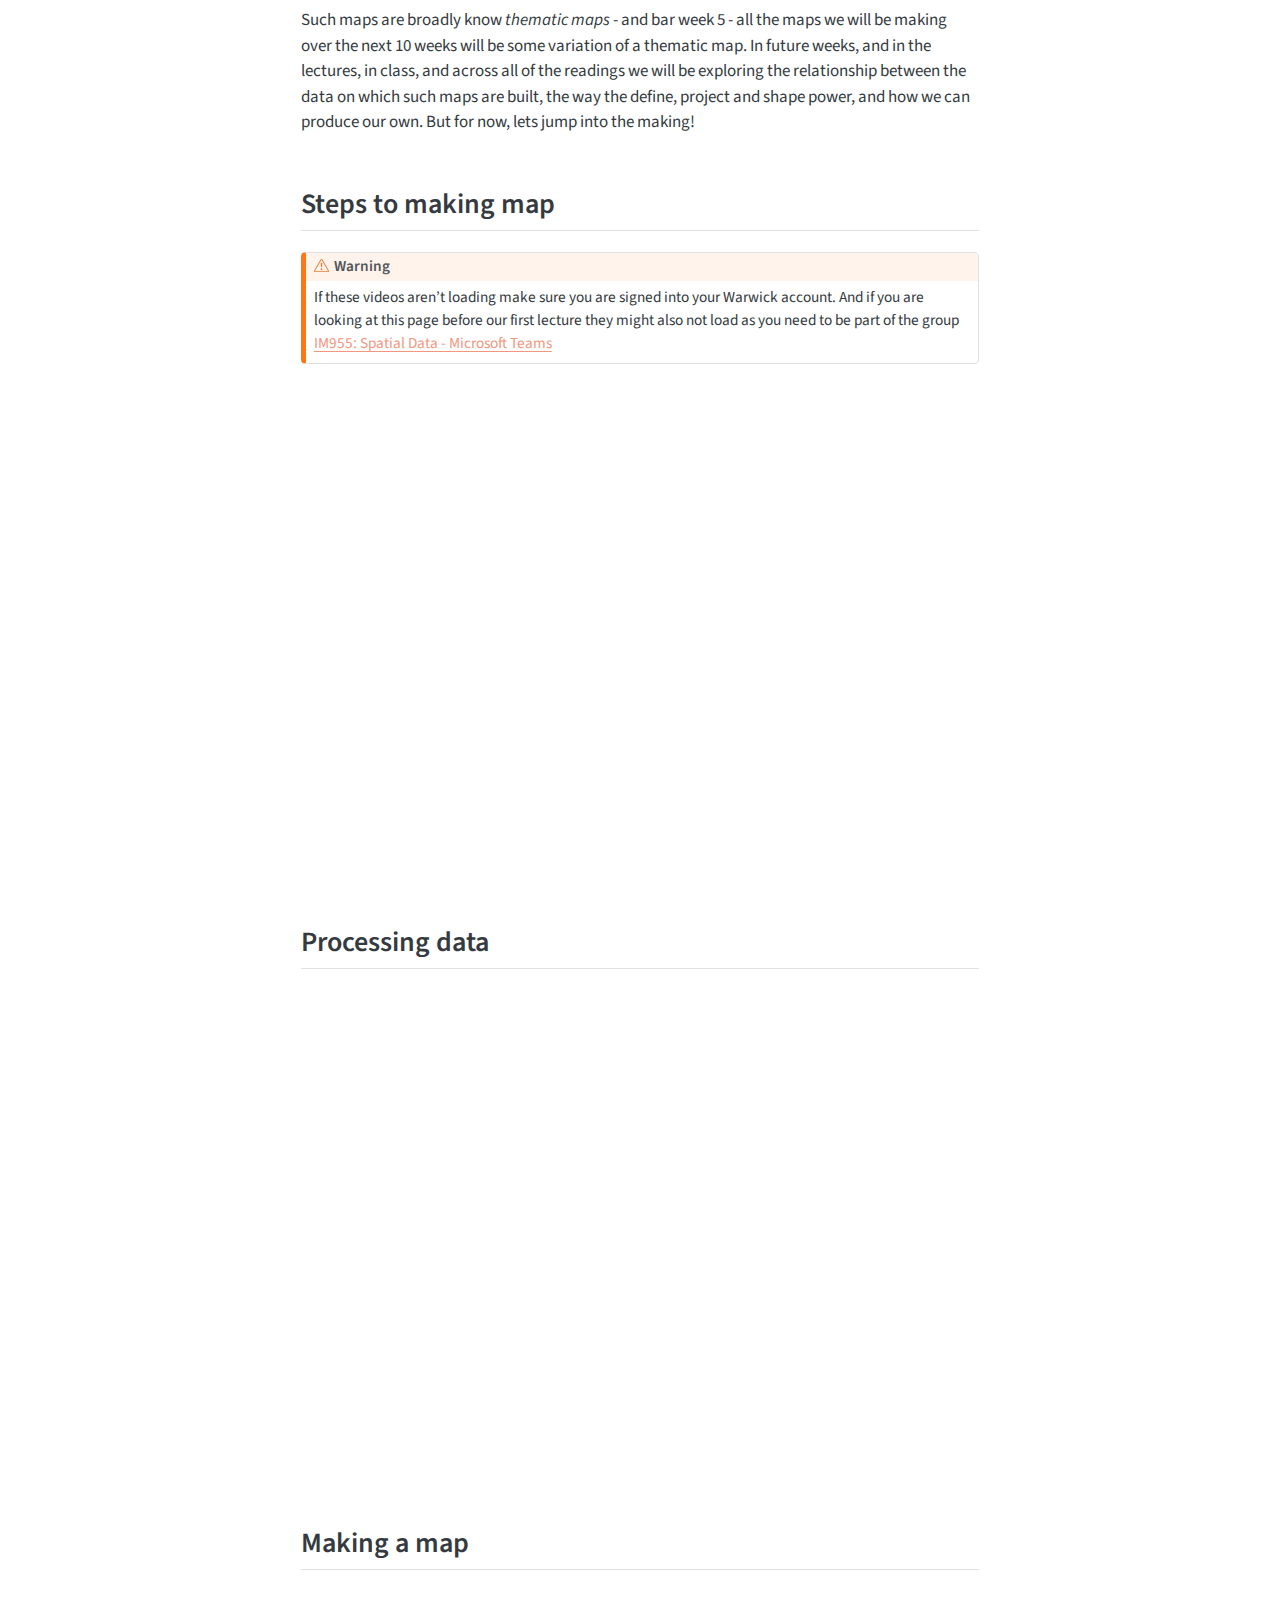
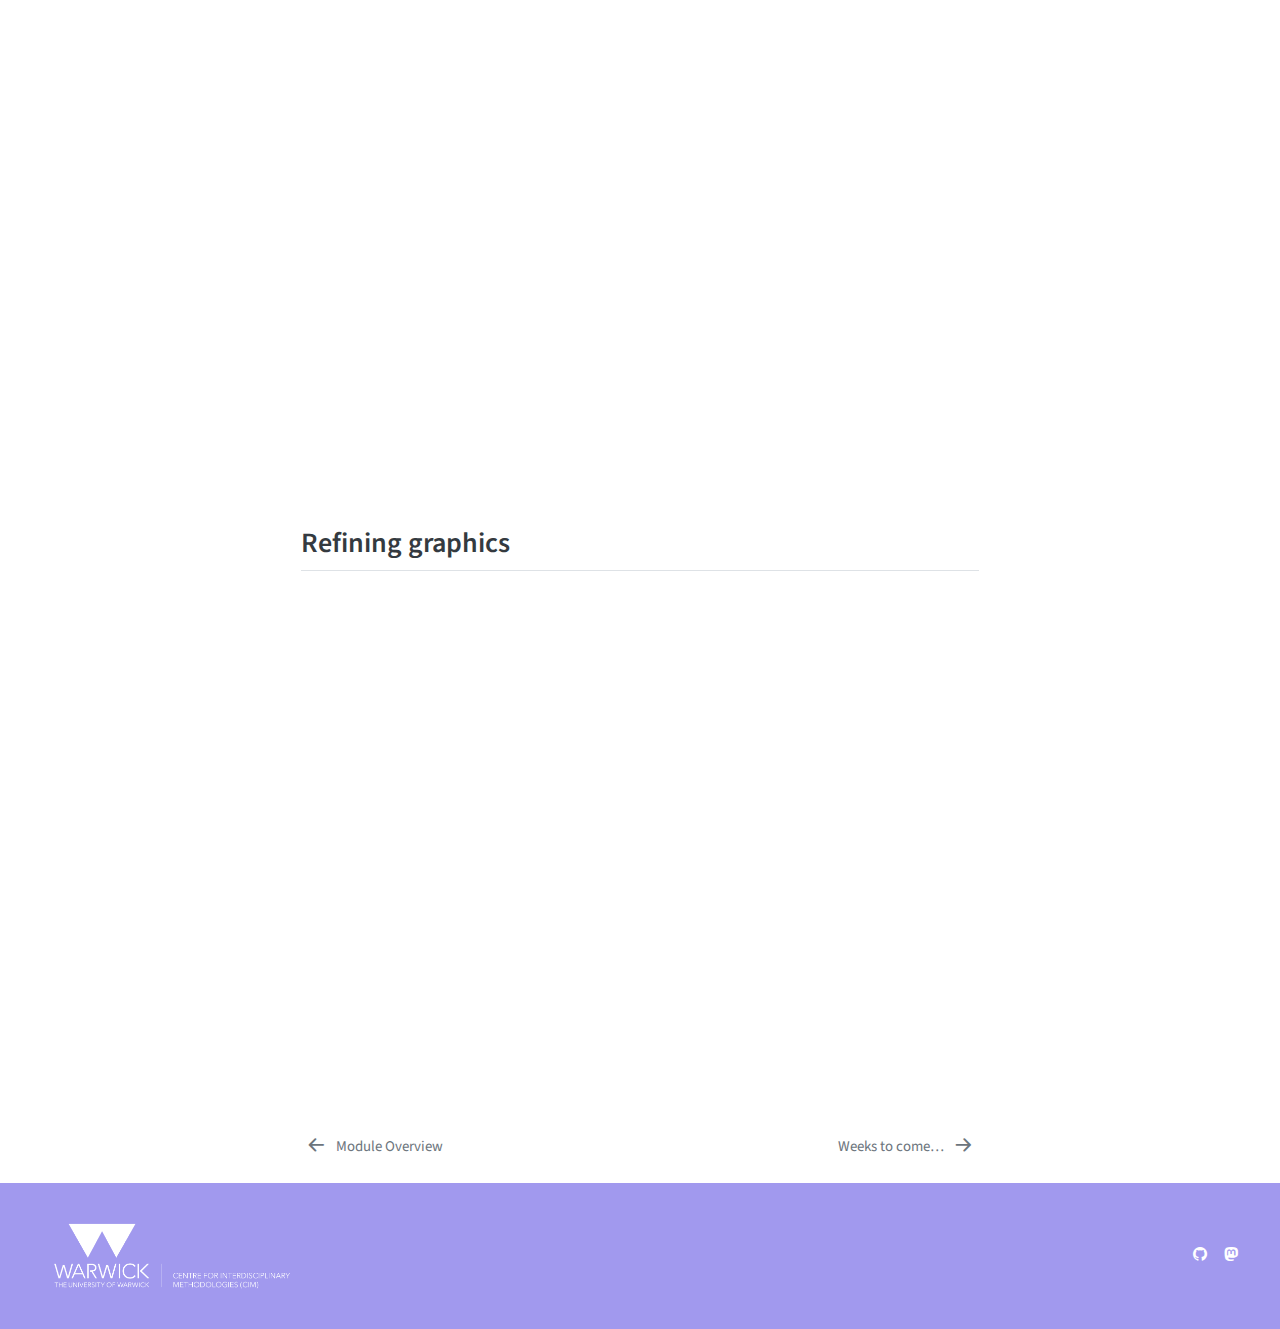
<file: content/Week_1.html>
<!DOCTYPE html>
<html xmlns="http://www.w3.org/1999/xhtml" lang="en" xml:lang="en"><head>

<meta charset="utf-8">
<meta name="generator" content="quarto-1.7.34">

<meta name="viewport" content="width=device-width, initial-scale=1.0, user-scalable=yes">


<title>Week 1 - Introducing IM955 – IM955 - Spatial Data: Mapping &amp; Power</title>
<style>
code{white-space: pre-wrap;}
span.smallcaps{font-variant: small-caps;}
div.columns{display: flex; gap: min(4vw, 1.5em);}
div.column{flex: auto; overflow-x: auto;}
div.hanging-indent{margin-left: 1.5em; text-indent: -1.5em;}
ul.task-list{list-style: none;}
ul.task-list li input[type="checkbox"] {
  width: 0.8em;
  margin: 0 0.8em 0.2em -1em; /* quarto-specific, see https://github.com/quarto-dev/quarto-cli/issues/4556 */ 
  vertical-align: middle;
}
</style>


<script src="../site_libs/quarto-nav/quarto-nav.js"></script>
<script src="../site_libs/quarto-nav/headroom.min.js"></script>
<script src="../site_libs/clipboard/clipboard.min.js"></script>
<script src="../site_libs/quarto-search/autocomplete.umd.js"></script>
<script src="../site_libs/quarto-search/fuse.min.js"></script>
<script src="../site_libs/quarto-search/quarto-search.js"></script>
<meta name="quarto:offset" content="../">
<link href="../content/Schedule.html" rel="next">
<link href="../index.html" rel="prev">
<script src="../site_libs/quarto-html/quarto.js" type="module"></script>
<script src="../site_libs/quarto-html/tabsets/tabsets.js" type="module"></script>
<script src="../site_libs/quarto-html/popper.min.js"></script>
<script src="../site_libs/quarto-html/tippy.umd.min.js"></script>
<script src="../site_libs/quarto-html/anchor.min.js"></script>
<link href="../site_libs/quarto-html/tippy.css" rel="stylesheet">
<link href="../site_libs/quarto-html/quarto-syntax-highlighting-c8ad9e5dbd60b7b70b38521ab19b7da4.css" rel="stylesheet" id="quarto-text-highlighting-styles">
<script src="../site_libs/bootstrap/bootstrap.min.js"></script>
<link href="../site_libs/bootstrap/bootstrap-icons.css" rel="stylesheet">
<link href="../site_libs/bootstrap/bootstrap-ef47b94bcde58586faf6486e82ed0349.min.css" rel="stylesheet" append-hash="true" id="quarto-bootstrap" data-mode="light">
<script id="quarto-search-options" type="application/json">{
  "location": "sidebar",
  "copy-button": false,
  "collapse-after": 3,
  "panel-placement": "start",
  "type": "textbox",
  "limit": 50,
  "keyboard-shortcut": [
    "f",
    "/",
    "s"
  ],
  "show-item-context": false,
  "language": {
    "search-no-results-text": "No results",
    "search-matching-documents-text": "matching documents",
    "search-copy-link-title": "Copy link to search",
    "search-hide-matches-text": "Hide additional matches",
    "search-more-match-text": "more match in this document",
    "search-more-matches-text": "more matches in this document",
    "search-clear-button-title": "Clear",
    "search-text-placeholder": "",
    "search-detached-cancel-button-title": "Cancel",
    "search-submit-button-title": "Submit",
    "search-label": "Search"
  }
}</script>


</head>

<body class="nav-sidebar floating slimcontent quarto-light">

<div id="quarto-search-results"></div>
  <header id="quarto-header" class="headroom fixed-top">
  <nav class="quarto-secondary-nav">
    <div class="container-fluid d-flex">
      <button type="button" class="quarto-btn-toggle btn" data-bs-toggle="collapse" role="button" data-bs-target=".quarto-sidebar-collapse-item" aria-controls="quarto-sidebar" aria-expanded="false" aria-label="Toggle sidebar navigation" onclick="if (window.quartoToggleHeadroom) { window.quartoToggleHeadroom(); }">
        <i class="bi bi-layout-text-sidebar-reverse"></i>
      </button>
        <nav class="quarto-page-breadcrumbs" aria-label="breadcrumb"><ol class="breadcrumb"><li class="breadcrumb-item"><a href="../content/Week_1.html"><span class="chapter-title">Week 1 - Introducing IM955</span></a></li></ol></nav>
        <a class="flex-grow-1" role="navigation" data-bs-toggle="collapse" data-bs-target=".quarto-sidebar-collapse-item" aria-controls="quarto-sidebar" aria-expanded="false" aria-label="Toggle sidebar navigation" onclick="if (window.quartoToggleHeadroom) { window.quartoToggleHeadroom(); }">      
        </a>
      <button type="button" class="btn quarto-search-button" aria-label="Search" onclick="window.quartoOpenSearch();">
        <i class="bi bi-search"></i>
      </button>
    </div>
  </nav>
</header>
<!-- content -->
<div id="quarto-content" class="quarto-container page-columns page-rows-contents page-layout-article">
<!-- sidebar -->
  <nav id="quarto-sidebar" class="sidebar collapse collapse-horizontal quarto-sidebar-collapse-item sidebar-navigation floating overflow-auto">
    <div class="pt-lg-2 mt-2 text-left sidebar-header">
    <div class="sidebar-title mb-0 py-0">
      <a href="../">IM955 - Spatial Data: Mapping &amp; Power</a> 
        <div class="sidebar-tools-main">
    <a href="https://github.com/WarwickCIM/IM955" title="Source Code" class="quarto-navigation-tool px-1" aria-label="Source Code"><i class="bi bi-github"></i></a>
</div>
    </div>
      </div>
        <div class="mt-2 flex-shrink-0 align-items-center">
        <div class="sidebar-search">
        <div id="quarto-search" class="" title="Search"></div>
        </div>
        </div>
    <div class="sidebar-menu-container"> 
    <ul class="list-unstyled mt-1">
        <li class="sidebar-item">
  <div class="sidebar-item-container"> 
  <a href="../index.html" class="sidebar-item-text sidebar-link"><span class="chapter-title">Module Overview</span></a>
  </div>
</li>
        <li class="sidebar-item">
  <div class="sidebar-item-container"> 
  <a href="../content/Week_1.html" class="sidebar-item-text sidebar-link active"><span class="chapter-title">Week 1 - Introducing IM955</span></a>
  </div>
</li>
        <li class="sidebar-item">
  <div class="sidebar-item-container"> 
  <a href="../content/Schedule.html" class="sidebar-item-text sidebar-link"><span class="chapter-title">Weeks to come…</span></a>
  </div>
</li>
        <li class="sidebar-item sidebar-item-section">
      <div class="sidebar-item-container"> 
            <a class="sidebar-item-text sidebar-link text-start" data-bs-toggle="collapse" data-bs-target="#quarto-sidebar-section-1" role="navigation" aria-expanded="true">
 <span class="menu-text">Software</span></a>
          <a class="sidebar-item-toggle text-start" data-bs-toggle="collapse" data-bs-target="#quarto-sidebar-section-1" role="navigation" aria-expanded="true" aria-label="Toggle section">
            <i class="bi bi-chevron-right ms-2"></i>
          </a> 
      </div>
      <ul id="quarto-sidebar-section-1" class="collapse list-unstyled sidebar-section depth1 show">  
          <li class="sidebar-item">
  <div class="sidebar-item-container"> 
  <a href="../content/QGIS.html" class="sidebar-item-text sidebar-link"><span class="chapter-title">QGIS</span></a>
  </div>
</li>
          <li class="sidebar-item">
  <div class="sidebar-item-container"> 
  <a href="../content/Inkscape.html" class="sidebar-item-text sidebar-link"><span class="chapter-title">Inkscape</span></a>
  </div>
</li>
          <li class="sidebar-item">
  <div class="sidebar-item-container"> 
  <a href="../content/R.html" class="sidebar-item-text sidebar-link"><span class="chapter-title">R</span></a>
  </div>
</li>
          <li class="sidebar-item">
  <div class="sidebar-item-container"> 
  <a href="../content/Python.html" class="sidebar-item-text sidebar-link"><span class="chapter-title">Python</span></a>
  </div>
</li>
      </ul>
  </li>
        <li class="sidebar-item sidebar-item-section">
      <div class="sidebar-item-container"> 
            <a class="sidebar-item-text sidebar-link text-start" data-bs-toggle="collapse" data-bs-target="#quarto-sidebar-section-2" role="navigation" aria-expanded="true">
 <span class="menu-text">Extras</span></a>
          <a class="sidebar-item-toggle text-start" data-bs-toggle="collapse" data-bs-target="#quarto-sidebar-section-2" role="navigation" aria-expanded="true" aria-label="Toggle section">
            <i class="bi bi-chevron-right ms-2"></i>
          </a> 
      </div>
      <ul id="quarto-sidebar-section-2" class="collapse list-unstyled sidebar-section depth1 show">  
          <li class="sidebar-item">
  <div class="sidebar-item-container"> 
  <a href="../content/Data.html" class="sidebar-item-text sidebar-link"><span class="chapter-title">Data</span></a>
  </div>
</li>
          <li class="sidebar-item">
  <div class="sidebar-item-container"> 
  <a href="../content/Course_aims.html" class="sidebar-item-text sidebar-link"><span class="chapter-title">Course Aims</span></a>
  </div>
</li>
      </ul>
  </li>
    </ul>
    </div>
</nav>
<div id="quarto-sidebar-glass" class="quarto-sidebar-collapse-item" data-bs-toggle="collapse" data-bs-target=".quarto-sidebar-collapse-item"></div>
<!-- margin-sidebar -->
    <div id="quarto-margin-sidebar" class="sidebar margin-sidebar">
        <nav id="TOC" role="doc-toc" class="toc-active">
    <h2 id="toc-title">Table of contents</h2>
   
  <ul>
  <li><a href="#installing-software" id="toc-installing-software" class="nav-link active" data-scroll-target="#installing-software">Installing Software</a>
  <ul class="collapse">
  <li><a href="#rstudio" id="toc-rstudio" class="nav-link" data-scroll-target="#rstudio">RStudio</a></li>
  <li><a href="#qgis" id="toc-qgis" class="nav-link" data-scroll-target="#qgis">QGIS</a></li>
  <li><a href="#inkscape" id="toc-inkscape" class="nav-link" data-scroll-target="#inkscape">Inkscape</a></li>
  </ul></li>
  <li><a href="#online-lecture" id="toc-online-lecture" class="nav-link" data-scroll-target="#online-lecture">Online lecture</a>
  <ul class="collapse">
  <li><a href="#steps-to-making-map" id="toc-steps-to-making-map" class="nav-link" data-scroll-target="#steps-to-making-map">Steps to making map</a></li>
  <li><a href="#processing-data" id="toc-processing-data" class="nav-link" data-scroll-target="#processing-data">Processing data</a></li>
  <li><a href="#making-a-map" id="toc-making-a-map" class="nav-link" data-scroll-target="#making-a-map">Making a map</a></li>
  <li><a href="#refining-graphics" id="toc-refining-graphics" class="nav-link" data-scroll-target="#refining-graphics">Refining graphics</a></li>
  </ul></li>
  </ul>
<div class="toc-actions"><ul><li><a href="https://github.com/WarwickCIM/IM955/edit/main/content/Week_1.qmd" class="toc-action"><i class="bi bi-github"></i>Edit this page</a></li><li><a href="https://github.com/WarwickCIM/IM955/issues/new" class="toc-action"><i class="bi empty"></i>Report an issue</a></li></ul></div></nav>
    </div>
<!-- main -->
<main class="content page-columns page-full" id="quarto-document-content">

<header id="title-block-header" class="quarto-title-block default">
<div class="quarto-title">
<h1 class="title"><span class="chapter-title">Week 1 - Introducing IM955</span></h1>
</div>



<div class="quarto-title-meta">

    
  
    
  </div>
  


</header>


<!-- Thoughts and lesson plan -->
<!-- Plan -->
<!-- Class - what is map? - drawing a map 'how did you get to class?' - group discussion -->
<!-- Class - what is space? - mini lecture introducing space as a concept and its importance to geographic research. -->
<!-- Class - going through the module, introducing book, expectations, how class will work etc -->
<!-- Online -->
<!-- Online - introduction to R, QGIS and Inkscape. -->
<!-- 3 videos, one for each. -->
<!-- Basic task, that will follow the format of the later group work. -->
<!-- 1) Clean a data set (country names?)Merge two data sets (a geojson/shape and dataset - make it a world map but all clean, limted size - do this in QGIS) -->
<!-- 2) Load it into QGIS and make a basic Map -->
<!-- 3) Edit in Inkscape -->
<!-- Reading -->
<!-- - Something on what is a map and what is space? Maybe two introductory readings, one for each, no more than chapter length and easy to read. -->
<!-- Homework -->
<!-- Watch the video -->
<div class="callout callout-style-default callout-important callout-titled">
<div class="callout-header d-flex align-content-center">
<div class="callout-icon-container">
<i class="callout-icon"></i>
</div>
<div class="callout-title-container flex-fill">
Required reading
</div>
</div>
<section id="kurgan2013" class="level5 callout-body-container callout-body">
<h5 class="anchored" data-anchor-id="kurgan2013"><span class="citation" data-cites="kurgan2013">Laura Kurgan, <em>Close up at a Distance: Mapping, Technology, and Politics</em> (New York: Zone Books, 2013).</span></h5>
<p><strong>Read Chapter 1</strong></p>
<p><a href="https://rl.talis.com/3/warwick/items/529cdd5b-21c6-442a-8525-87fa6d99c0e5.html?login=1">Talis Link</a> <a href="https://ieeexplore.ieee.org/document/6815858">Direct Link</a></p>
</section>
</div>
<div class="callout callout-style-default callout-tip callout-titled">
<div class="callout-header d-flex align-content-center">
<div class="callout-icon-container">
<i class="callout-icon"></i>
</div>
<div class="callout-title-container flex-fill">
Tasks
</div>
</div>
<div class="callout-body-container callout-body">
<ul>
<li>Make sure RStudio, QGIS and Inkscape are installed on your computer</li>
<li>Watch the videos</li>
<li>Try remaking the map yourself</li>
</ul>
</div>
</div>
<section id="installing-software" class="level1">
<h1>Installing Software</h1>
<p>Make sure you have right software installed on your computer:</p>
<ul>
<li><a href="../content/R.html">R</a></li>
<li><a href="../content/QGIS.html">QGIS</a></li>
<li><a href="../content/Inkscape.html">Inkscape</a></li>
<li>(and optionally <a href="../content/Python.html">Python</a>)</li>
</ul>
<p>For week 1, just installing this software is enough! You should be able to open each of these up and see a screen that looks like this:</p>
<section id="rstudio" class="level3">
<h3 class="anchored" data-anchor-id="rstudio">RStudio</h3>
<p><img src="Week_1/RStudio.png" class="img-fluid"></p>
</section>
<section id="qgis" class="level3">
<h3 class="anchored" data-anchor-id="qgis">QGIS</h3>
<p><img src="Week_1/QGIS.png" class="img-fluid"></p>
</section>
<section id="inkscape" class="level3">
<h3 class="anchored" data-anchor-id="inkscape">Inkscape</h3>
<p><img src="Week_1/Inkscape.png" class="img-fluid"></p>
</section>
</section>
<section id="online-lecture" class="level1 page-columns page-full">
<h1>Online lecture</h1>
<p>Each week there will be a series of online videos that cover a topic in mapping. <strong>Make sure to watch these videos!</strong>. The purpose of each video is to act as a walkthrough showing you how to accomplish the tasks at hand. Please take your time to follow along, pause, or return to each video as you need.</p>
<p>Download this data, and make sure you know the folder in which it is located.</p>
<div class="callout callout-style-default callout-tip callout-titled">
<div class="callout-header d-flex align-content-center">
<div class="callout-icon-container">
<i class="callout-icon"></i>
</div>
<div class="callout-title-container flex-fill">
Data
</div>
</div>
<section id="download-this-weeks-data" class="level3 callout-body-container callout-body">
<h3 class="anchored" data-anchor-id="download-this-weeks-data"><a href="https://livewarwickac.sharepoint.com/:u:/r/sites/IM955SpatialData2526/Shared%20Documents/General/Data/Week%201%20-%20Data.zip?csf=1&amp;web=1&amp;e=oT1BKS">Download this weeks data</a></h3>
</section>
</div>
<p>We are going start by making a simple form of map thematic map know as a choropleth map. These maps simply match up a variable to a specific geographical area. Most often this a numerical variable such as income levels, population, percents etc, to a administrative boundary, such as a country, city or other municipal boundary.</p>
<div class="quarto-figure quarto-figure-center page-columns page-full">
<figure class="figure page-columns page-full">
<p><img src="Week_1/choropleth_no1.jpg" class="img-fluid figure-img"></p>
<figcaption><em>“The 1826 choropleth map depicts the ratio of (male) chil- dren in school to the population of each department in France. It was used by its author, Baron Charles Dupin, to identify la France obscure and la France éclairée (unenlightened and enlightened regions of the country). Scarce resources could now be targeted more efficiently (such as the building of more schools). There was tremendous contemporary interest in this map, and it was later credited with increasing the number of schools in France”</em>. <a href="#fn1" class="footnote-ref" id="fnref1" role="doc-noteref"><sup>1</sup></a> <a href="#fn2" class="footnote-ref" id="fnref2" role="doc-noteref"><sup>2</sup></a></figcaption>
<div class="no-row-height column-margin column-container"><div id="fn1"><p><sup>1</sup>&nbsp;from : <span class="citation" data-cites="crampton2004">Jeremy Crampton, <span>“GIS and Geographic Governance: Reconstructing the Choropleth Map,”</span> <em>Cartographica: The International Journal for Geographic Information and Geovisualization</em> 39, no. 1 (2004): 41–53, <a href="https://www.researchgate.net/profile/Jeremy-Crampton/publication/250196446_GIS_and_Geographic_Governance_Reconstructing_the_Choropleth_Map/links/56a4ed2308ae1b6511326d41/GIS-and-Geographic-Governance-Reconstructing-the-Choropleth-Map.pdf">https://www.researchgate.net/profile/Jeremy-Crampton/publication/250196446_GIS_and_Geographic_Governance_Reconstructing_the_Choropleth_Map/links/56a4ed2308ae1b6511326d41/GIS-and-Geographic-Governance-Reconstructing-the-Choropleth-Map.pdf</a>.</span></p></div><div id="fn2"><p><sup>2</sup>&nbsp;If you would like to learn more about the history of this map check out: <span class="citation" data-cites="palsky2008">Gilles Palsky, <span>“Connections and Exchanges in European Thematic Cartography. The Case of 19th Century Choropleth Maps,”</span> <em>Belgeo. Revue Belge de g<span>é</span>ographie</em>, no. 3-4 (2008): 413–26, <a href="https://journals.openedition.org/belgeo/11893">https://journals.openedition.org/belgeo/11893</a>.</span></p></div></div></figure>
</div>
<p>You have probably seen a choropleth map hundreds of times. They are a ubiquitous feature of modern life, and aside from a map used for navigation, are probably what most people would now think of as a ‘map’.</p>
<div class="quarto-layout-panel" data-layout-nrow="2">
<div class="quarto-layout-row">
<div class="quarto-layout-cell" style="flex-basis: 50.0%;justify-content: flex-start;">
<div class="quarto-figure quarto-figure-center">
<figure class="figure">
<p><img src="Week_1/choro_LDN.png" class="img-fluid figure-img"></p>
<figcaption>City Level</figcaption>
</figure>
</div>
</div>
<div class="quarto-layout-cell" style="flex-basis: 50.0%;justify-content: flex-start;">
<div class="quarto-figure quarto-figure-center">
<figure class="figure">
<p><img src="Week_1/choro_UK.png" class="img-fluid figure-img"></p>
<figcaption>Country Level</figcaption>
</figure>
</div>
</div>
</div>
<div class="quarto-layout-row">
<div class="quarto-layout-cell" style="flex-basis: 50.0%;justify-content: flex-start;">
<div class="quarto-figure quarto-figure-center">
<figure class="figure">
<p><img src="Week_1/choro_EU.png" class="img-fluid figure-img"></p>
<figcaption>Region Level</figcaption>
</figure>
</div>
</div>
<div class="quarto-layout-cell" style="flex-basis: 50.0%;justify-content: flex-start;">
<div class="quarto-figure quarto-figure-center">
<figure class="figure">
<p><img src="Week_1/choro_WORLD.png" class="img-fluid figure-img"></p>
<figcaption>World Level</figcaption>
</figure>
</div>
</div>
</div>
</div>
<p>Maps like this are analytic, in that their purpose is not navigation, but are to be used to understand more about a specific phenomena and its spatial distribution. Analytic maps can be defined as:</p>
<div class="page-columns page-full"><blockquote class="blockquote">
<p><em>“Distribution of social or physical phenomena in conjunction with social and natural sciences and governmentality, often called”thematic mapping,” but excluding “special-purpose maps” produced for narrowly specific ends within other modes; generally coarse resolution but can be fine.”</em><a href="#fn3" class="footnote-ref" id="fnref3" role="doc-noteref"><sup>3</sup></a></p>
</blockquote><div class="no-row-height column-margin column-container"><div id="fn3"><p><sup>3</sup>&nbsp;From: <span class="citation" data-cites="edney2019">Matthew H. Edney, <em>Cartography: <span>The Ideal</span> and <span>Its History</span></em>, First edition (The University of Chicago Press, 2019).</span></p></div></div></div>
<p>Such maps are broadly know <em>thematic maps</em> - and bar week 5 - all the maps we will be making over the next 10 weeks will be some variation of a thematic map. In future weeks, and in the lectures, in class, and across all of the readings we will be exploring the relationship between the data on which such maps are built, the way the define, project and shape power, and how we can produce our own. But for now, lets jump into the making!</p>
<section id="steps-to-making-map" class="level2">
<h2 class="anchored" data-anchor-id="steps-to-making-map">Steps to making map</h2>
<div class="callout callout-style-default callout-warning callout-titled">
<div class="callout-header d-flex align-content-center">
<div class="callout-icon-container">
<i class="callout-icon"></i>
</div>
<div class="callout-title-container flex-fill">
Warning
</div>
</div>
<div class="callout-body-container callout-body">
<p>If these videos aren’t loading make sure you are signed into your Warwick account. And if you are looking at this page before our first lecture they might also not load as you need to be part of the group <a href="https://livewarwickac.sharepoint.com/:u:/r/sites/IM955SpatialData2526/Shared%20Documents/General/Data/Week%201%20-%20Data.zip?csf=1&amp;web=1&amp;e=SRuZIQ">IM955: Spatial Data - Microsoft Teams</a></p>
</div>
</div>
<iframe src="https://livewarwickac-my.sharepoint.com/personal/u2272744_live_warwick_ac_uk/_layouts/15/embed.aspx?UniqueId=f46a2023-120e-42a3-a57b-acfb81b964c9&amp;embed=%7B%22ust%22%3Atrue%2C%22hv%22%3A%22CopyEmbedCode%22%7D&amp;referrer=StreamWebApp&amp;referrerScenario=EmbedDialog.Create" width="853" height="480" frameborder="0" scrolling="no" allowfullscreen="" title="Week 1 - Making a Map.mp4">
</iframe>
</section>
<section id="processing-data" class="level2">
<h2 class="anchored" data-anchor-id="processing-data">Processing data</h2>
<iframe src="https://livewarwickac-my.sharepoint.com/personal/u2272744_live_warwick_ac_uk/_layouts/15/embed.aspx?UniqueId=fb115e86-1c2d-41d2-ba5b-fda4918da899&amp;embed=%7B%22ust%22%3Atrue%2C%22hv%22%3A%22CopyEmbedCode%22%7D&amp;referrer=StreamWebApp&amp;referrerScenario=EmbedDialog.Create" width="853" height="480" frameborder="0" scrolling="no" allowfullscreen="" title="Week 1 - RStudio.mp4">
</iframe>
</section>
<section id="making-a-map" class="level2">
<h2 class="anchored" data-anchor-id="making-a-map">Making a map</h2>
<iframe src="https://livewarwickac-my.sharepoint.com/personal/u2272744_live_warwick_ac_uk/_layouts/15/embed.aspx?UniqueId=0a8881d9-5f58-44ac-bccc-3ca3c1302aa9&amp;embed=%7B%22ust%22%3Atrue%2C%22hv%22%3A%22CopyEmbedCode%22%7D&amp;referrer=StreamWebApp&amp;referrerScenario=EmbedDialog.Create" width="853" height="480" frameborder="0" scrolling="no" allowfullscreen="" title="Week 1 - QGIS.mp4">
</iframe>
</section>
<section id="refining-graphics" class="level2">
<h2 class="anchored" data-anchor-id="refining-graphics">Refining graphics</h2>
<iframe src="https://livewarwickac-my.sharepoint.com/personal/u2272744_live_warwick_ac_uk/_layouts/15/embed.aspx?UniqueId=d8b48b6a-12b9-48e2-8c89-a420e6fc65b0&amp;embed=%7B%22ust%22%3Atrue%2C%22hv%22%3A%22CopyEmbedCode%22%7D&amp;referrer=StreamWebApp&amp;referrerScenario=EmbedDialog.Create" width="853" height="480" frameborder="0" scrolling="no" allowfullscreen="" title="Week 1 - Inkscape.mp4">
</iframe>


</section>
</section>


</main> <!-- /main -->
<script id="quarto-html-after-body" type="application/javascript">
  window.document.addEventListener("DOMContentLoaded", function (event) {
    const icon = "";
    const anchorJS = new window.AnchorJS();
    anchorJS.options = {
      placement: 'right',
      icon: icon
    };
    anchorJS.add('.anchored');
    const isCodeAnnotation = (el) => {
      for (const clz of el.classList) {
        if (clz.startsWith('code-annotation-')) {                     
          return true;
        }
      }
      return false;
    }
    const onCopySuccess = function(e) {
      // button target
      const button = e.trigger;
      // don't keep focus
      button.blur();
      // flash "checked"
      button.classList.add('code-copy-button-checked');
      var currentTitle = button.getAttribute("title");
      button.setAttribute("title", "Copied!");
      let tooltip;
      if (window.bootstrap) {
        button.setAttribute("data-bs-toggle", "tooltip");
        button.setAttribute("data-bs-placement", "left");
        button.setAttribute("data-bs-title", "Copied!");
        tooltip = new bootstrap.Tooltip(button, 
          { trigger: "manual", 
            customClass: "code-copy-button-tooltip",
            offset: [0, -8]});
        tooltip.show();    
      }
      setTimeout(function() {
        if (tooltip) {
          tooltip.hide();
          button.removeAttribute("data-bs-title");
          button.removeAttribute("data-bs-toggle");
          button.removeAttribute("data-bs-placement");
        }
        button.setAttribute("title", currentTitle);
        button.classList.remove('code-copy-button-checked');
      }, 1000);
      // clear code selection
      e.clearSelection();
    }
    const getTextToCopy = function(trigger) {
        const codeEl = trigger.previousElementSibling.cloneNode(true);
        for (const childEl of codeEl.children) {
          if (isCodeAnnotation(childEl)) {
            childEl.remove();
          }
        }
        return codeEl.innerText;
    }
    const clipboard = new window.ClipboardJS('.code-copy-button:not([data-in-quarto-modal])', {
      text: getTextToCopy
    });
    clipboard.on('success', onCopySuccess);
    if (window.document.getElementById('quarto-embedded-source-code-modal')) {
      const clipboardModal = new window.ClipboardJS('.code-copy-button[data-in-quarto-modal]', {
        text: getTextToCopy,
        container: window.document.getElementById('quarto-embedded-source-code-modal')
      });
      clipboardModal.on('success', onCopySuccess);
    }
      var localhostRegex = new RegExp(/^(?:http|https):\/\/localhost\:?[0-9]*\//);
      var mailtoRegex = new RegExp(/^mailto:/);
        var filterRegex = new RegExp('/' + window.location.host + '/');
      var isInternal = (href) => {
          return filterRegex.test(href) || localhostRegex.test(href) || mailtoRegex.test(href);
      }
      // Inspect non-navigation links and adorn them if external
     var links = window.document.querySelectorAll('a[href]:not(.nav-link):not(.navbar-brand):not(.toc-action):not(.sidebar-link):not(.sidebar-item-toggle):not(.pagination-link):not(.no-external):not([aria-hidden]):not(.dropdown-item):not(.quarto-navigation-tool):not(.about-link)');
      for (var i=0; i<links.length; i++) {
        const link = links[i];
        if (!isInternal(link.href)) {
          // undo the damage that might have been done by quarto-nav.js in the case of
          // links that we want to consider external
          if (link.dataset.originalHref !== undefined) {
            link.href = link.dataset.originalHref;
          }
        }
      }
    function tippyHover(el, contentFn, onTriggerFn, onUntriggerFn) {
      const config = {
        allowHTML: true,
        maxWidth: 500,
        delay: 100,
        arrow: false,
        appendTo: function(el) {
            return el.parentElement;
        },
        interactive: true,
        interactiveBorder: 10,
        theme: 'quarto',
        placement: 'bottom-start',
      };
      if (contentFn) {
        config.content = contentFn;
      }
      if (onTriggerFn) {
        config.onTrigger = onTriggerFn;
      }
      if (onUntriggerFn) {
        config.onUntrigger = onUntriggerFn;
      }
      window.tippy(el, config); 
    }
    const noterefs = window.document.querySelectorAll('a[role="doc-noteref"]');
    for (var i=0; i<noterefs.length; i++) {
      const ref = noterefs[i];
      tippyHover(ref, function() {
        // use id or data attribute instead here
        let href = ref.getAttribute('data-footnote-href') || ref.getAttribute('href');
        try { href = new URL(href).hash; } catch {}
        const id = href.replace(/^#\/?/, "");
        const note = window.document.getElementById(id);
        if (note) {
          return note.innerHTML;
        } else {
          return "";
        }
      });
    }
    const xrefs = window.document.querySelectorAll('a.quarto-xref');
    const processXRef = (id, note) => {
      // Strip column container classes
      const stripColumnClz = (el) => {
        el.classList.remove("page-full", "page-columns");
        if (el.children) {
          for (const child of el.children) {
            stripColumnClz(child);
          }
        }
      }
      stripColumnClz(note)
      if (id === null || id.startsWith('sec-')) {
        // Special case sections, only their first couple elements
        const container = document.createElement("div");
        if (note.children && note.children.length > 2) {
          container.appendChild(note.children[0].cloneNode(true));
          for (let i = 1; i < note.children.length; i++) {
            const child = note.children[i];
            if (child.tagName === "P" && child.innerText === "") {
              continue;
            } else {
              container.appendChild(child.cloneNode(true));
              break;
            }
          }
          if (window.Quarto?.typesetMath) {
            window.Quarto.typesetMath(container);
          }
          return container.innerHTML
        } else {
          if (window.Quarto?.typesetMath) {
            window.Quarto.typesetMath(note);
          }
          return note.innerHTML;
        }
      } else {
        // Remove any anchor links if they are present
        const anchorLink = note.querySelector('a.anchorjs-link');
        if (anchorLink) {
          anchorLink.remove();
        }
        if (window.Quarto?.typesetMath) {
          window.Quarto.typesetMath(note);
        }
        if (note.classList.contains("callout")) {
          return note.outerHTML;
        } else {
          return note.innerHTML;
        }
      }
    }
    for (var i=0; i<xrefs.length; i++) {
      const xref = xrefs[i];
      tippyHover(xref, undefined, function(instance) {
        instance.disable();
        let url = xref.getAttribute('href');
        let hash = undefined; 
        if (url.startsWith('#')) {
          hash = url;
        } else {
          try { hash = new URL(url).hash; } catch {}
        }
        if (hash) {
          const id = hash.replace(/^#\/?/, "");
          const note = window.document.getElementById(id);
          if (note !== null) {
            try {
              const html = processXRef(id, note.cloneNode(true));
              instance.setContent(html);
            } finally {
              instance.enable();
              instance.show();
            }
          } else {
            // See if we can fetch this
            fetch(url.split('#')[0])
            .then(res => res.text())
            .then(html => {
              const parser = new DOMParser();
              const htmlDoc = parser.parseFromString(html, "text/html");
              const note = htmlDoc.getElementById(id);
              if (note !== null) {
                const html = processXRef(id, note);
                instance.setContent(html);
              } 
            }).finally(() => {
              instance.enable();
              instance.show();
            });
          }
        } else {
          // See if we can fetch a full url (with no hash to target)
          // This is a special case and we should probably do some content thinning / targeting
          fetch(url)
          .then(res => res.text())
          .then(html => {
            const parser = new DOMParser();
            const htmlDoc = parser.parseFromString(html, "text/html");
            const note = htmlDoc.querySelector('main.content');
            if (note !== null) {
              // This should only happen for chapter cross references
              // (since there is no id in the URL)
              // remove the first header
              if (note.children.length > 0 && note.children[0].tagName === "HEADER") {
                note.children[0].remove();
              }
              const html = processXRef(null, note);
              instance.setContent(html);
            } 
          }).finally(() => {
            instance.enable();
            instance.show();
          });
        }
      }, function(instance) {
      });
    }
        let selectedAnnoteEl;
        const selectorForAnnotation = ( cell, annotation) => {
          let cellAttr = 'data-code-cell="' + cell + '"';
          let lineAttr = 'data-code-annotation="' +  annotation + '"';
          const selector = 'span[' + cellAttr + '][' + lineAttr + ']';
          return selector;
        }
        const selectCodeLines = (annoteEl) => {
          const doc = window.document;
          const targetCell = annoteEl.getAttribute("data-target-cell");
          const targetAnnotation = annoteEl.getAttribute("data-target-annotation");
          const annoteSpan = window.document.querySelector(selectorForAnnotation(targetCell, targetAnnotation));
          const lines = annoteSpan.getAttribute("data-code-lines").split(",");
          const lineIds = lines.map((line) => {
            return targetCell + "-" + line;
          })
          let top = null;
          let height = null;
          let parent = null;
          if (lineIds.length > 0) {
              //compute the position of the single el (top and bottom and make a div)
              const el = window.document.getElementById(lineIds[0]);
              top = el.offsetTop;
              height = el.offsetHeight;
              parent = el.parentElement.parentElement;
            if (lineIds.length > 1) {
              const lastEl = window.document.getElementById(lineIds[lineIds.length - 1]);
              const bottom = lastEl.offsetTop + lastEl.offsetHeight;
              height = bottom - top;
            }
            if (top !== null && height !== null && parent !== null) {
              // cook up a div (if necessary) and position it 
              let div = window.document.getElementById("code-annotation-line-highlight");
              if (div === null) {
                div = window.document.createElement("div");
                div.setAttribute("id", "code-annotation-line-highlight");
                div.style.position = 'absolute';
                parent.appendChild(div);
              }
              div.style.top = top - 2 + "px";
              div.style.height = height + 4 + "px";
              div.style.left = 0;
              let gutterDiv = window.document.getElementById("code-annotation-line-highlight-gutter");
              if (gutterDiv === null) {
                gutterDiv = window.document.createElement("div");
                gutterDiv.setAttribute("id", "code-annotation-line-highlight-gutter");
                gutterDiv.style.position = 'absolute';
                const codeCell = window.document.getElementById(targetCell);
                const gutter = codeCell.querySelector('.code-annotation-gutter');
                gutter.appendChild(gutterDiv);
              }
              gutterDiv.style.top = top - 2 + "px";
              gutterDiv.style.height = height + 4 + "px";
            }
            selectedAnnoteEl = annoteEl;
          }
        };
        const unselectCodeLines = () => {
          const elementsIds = ["code-annotation-line-highlight", "code-annotation-line-highlight-gutter"];
          elementsIds.forEach((elId) => {
            const div = window.document.getElementById(elId);
            if (div) {
              div.remove();
            }
          });
          selectedAnnoteEl = undefined;
        };
          // Handle positioning of the toggle
      window.addEventListener(
        "resize",
        throttle(() => {
          elRect = undefined;
          if (selectedAnnoteEl) {
            selectCodeLines(selectedAnnoteEl);
          }
        }, 10)
      );
      function throttle(fn, ms) {
      let throttle = false;
      let timer;
        return (...args) => {
          if(!throttle) { // first call gets through
              fn.apply(this, args);
              throttle = true;
          } else { // all the others get throttled
              if(timer) clearTimeout(timer); // cancel #2
              timer = setTimeout(() => {
                fn.apply(this, args);
                timer = throttle = false;
              }, ms);
          }
        };
      }
        // Attach click handler to the DT
        const annoteDls = window.document.querySelectorAll('dt[data-target-cell]');
        for (const annoteDlNode of annoteDls) {
          annoteDlNode.addEventListener('click', (event) => {
            const clickedEl = event.target;
            if (clickedEl !== selectedAnnoteEl) {
              unselectCodeLines();
              const activeEl = window.document.querySelector('dt[data-target-cell].code-annotation-active');
              if (activeEl) {
                activeEl.classList.remove('code-annotation-active');
              }
              selectCodeLines(clickedEl);
              clickedEl.classList.add('code-annotation-active');
            } else {
              // Unselect the line
              unselectCodeLines();
              clickedEl.classList.remove('code-annotation-active');
            }
          });
        }
  });
  </script>
<nav class="page-navigation">
  <div class="nav-page nav-page-previous">
      <a href="../index.html" class="pagination-link" aria-label="Module Overview">
        <i class="bi bi-arrow-left-short"></i> <span class="nav-page-text"><span class="chapter-title">Module Overview</span></span>
      </a>          
  </div>
  <div class="nav-page nav-page-next">
      <a href="../content/Schedule.html" class="pagination-link" aria-label="Weeks to come...">
        <span class="nav-page-text"><span class="chapter-title">Weeks to come…</span></span> <i class="bi bi-arrow-right-short"></i>
      </a>
  </div>
</nav>
</div> <!-- /content -->
<footer class="footer">
  <div class="nav-footer">
    <div class="nav-footer-left">
      <ul class="footer-items list-unstyled">
    <li class="nav-item">
    <a class="nav-link" href="https://warwick.ac.uk/cim">
<p><img src="../media/CIM_logo_white.png" class="img-fluid" width="300"></p>
</a>
  </li>  
</ul>
    </div>   
    <div class="nav-footer-center">
      &nbsp;
    <div class="toc-actions d-sm-block d-md-none"><ul><li><a href="https://github.com/WarwickCIM/IM955/edit/main/content/Week_1.qmd" class="toc-action"><i class="bi bi-github"></i>Edit this page</a></li><li><a href="https://github.com/WarwickCIM/IM955/issues/new" class="toc-action"><i class="bi empty"></i>Report an issue</a></li></ul></div></div>
    <div class="nav-footer-right">
      <ul class="footer-items list-unstyled">
    <li class="nav-item compact">
    <a class="nav-link" href="https://github.com/WarwickCIM/">
      <i class="bi bi-github" role="img">
</i> 
    </a>
  </li>  
    <li class="nav-item compact">
    <a class="nav-link" href="https://fediscience.org/%40cimethods">
      <i class="bi bi-mastodon" role="img">
</i> 
    </a>
  </li>  
    <li class="nav-item compact">
    <a class="nav-link" href="https://bsky.app/profile/cimethods.bsky.social">
      <i class="bi bi-bluesky" role="img">
</i> 
    </a>
  </li>  
</ul>
    </div>
  </div>
</footer>




</body></html>
</file>
<file: site_libs/quarto-html/tippy.css>
.tippy-box[data-animation=fade][data-state=hidden]{opacity:0}[data-tippy-root]{max-width:calc(100vw - 10px)}.tippy-box{position:relative;background-color:#333;color:#fff;border-radius:4px;font-size:14px;line-height:1.4;white-space:normal;outline:0;transition-property:transform,visibility,opacity}.tippy-box[data-placement^=top]>.tippy-arrow{bottom:0}.tippy-box[data-placement^=top]>.tippy-arrow:before{bottom:-7px;left:0;border-width:8px 8px 0;border-top-color:initial;transform-origin:center top}.tippy-box[data-placement^=bottom]>.tippy-arrow{top:0}.tippy-box[data-placement^=bottom]>.tippy-arrow:before{top:-7px;left:0;border-width:0 8px 8px;border-bottom-color:initial;transform-origin:center bottom}.tippy-box[data-placement^=left]>.tippy-arrow{right:0}.tippy-box[data-placement^=left]>.tippy-arrow:before{border-width:8px 0 8px 8px;border-left-color:initial;right:-7px;transform-origin:center left}.tippy-box[data-placement^=right]>.tippy-arrow{left:0}.tippy-box[data-placement^=right]>.tippy-arrow:before{left:-7px;border-width:8px 8px 8px 0;border-right-color:initial;transform-origin:center right}.tippy-box[data-inertia][data-state=visible]{transition-timing-function:cubic-bezier(.54,1.5,.38,1.11)}.tippy-arrow{width:16px;height:16px;color:#333}.tippy-arrow:before{content:"";position:absolute;border-color:transparent;border-style:solid}.tippy-content{position:relative;padding:5px 9px;z-index:1}
</file>
<file: site_libs/quarto-html/quarto-syntax-highlighting-c8ad9e5dbd60b7b70b38521ab19b7da4.css>
/* quarto syntax highlight colors */
:root {
  --quarto-hl-ot-color: #003B4F;
  --quarto-hl-at-color: #657422;
  --quarto-hl-ss-color: #20794D;
  --quarto-hl-an-color: #5E5E5E;
  --quarto-hl-fu-color: #4758AB;
  --quarto-hl-st-color: #20794D;
  --quarto-hl-cf-color: #003B4F;
  --quarto-hl-op-color: #5E5E5E;
  --quarto-hl-er-color: #AD0000;
  --quarto-hl-bn-color: #AD0000;
  --quarto-hl-al-color: #AD0000;
  --quarto-hl-va-color: #111111;
  --quarto-hl-bu-color: inherit;
  --quarto-hl-ex-color: inherit;
  --quarto-hl-pp-color: #AD0000;
  --quarto-hl-in-color: #5E5E5E;
  --quarto-hl-vs-color: #20794D;
  --quarto-hl-wa-color: #5E5E5E;
  --quarto-hl-do-color: #5E5E5E;
  --quarto-hl-im-color: #00769E;
  --quarto-hl-ch-color: #20794D;
  --quarto-hl-dt-color: #AD0000;
  --quarto-hl-fl-color: #AD0000;
  --quarto-hl-co-color: #5E5E5E;
  --quarto-hl-cv-color: #5E5E5E;
  --quarto-hl-cn-color: #8f5902;
  --quarto-hl-sc-color: #5E5E5E;
  --quarto-hl-dv-color: #AD0000;
  --quarto-hl-kw-color: #003B4F;
}

/* other quarto variables */
:root {
  --quarto-font-monospace: SFMono-Regular, Menlo, Monaco, Consolas, "Liberation Mono", "Courier New", monospace;
}

/* syntax highlight based on Pandoc's rules */
pre > code.sourceCode > span {
  color: #003B4F;
}

code.sourceCode > span {
  color: #003B4F;
}

div.sourceCode,
div.sourceCode pre.sourceCode {
  color: #003B4F;
}

/* Normal */
code span {
  color: #003B4F;
}

/* Alert */
code span.al {
  color: #AD0000;
  font-style: inherit;
}

/* Annotation */
code span.an {
  color: #5E5E5E;
  font-style: inherit;
}

/* Attribute */
code span.at {
  color: #657422;
  font-style: inherit;
}

/* BaseN */
code span.bn {
  color: #AD0000;
  font-style: inherit;
}

/* BuiltIn */
code span.bu {
  font-style: inherit;
}

/* ControlFlow */
code span.cf {
  color: #003B4F;
  font-weight: bold;
  font-style: inherit;
}

/* Char */
code span.ch {
  color: #20794D;
  font-style: inherit;
}

/* Constant */
code span.cn {
  color: #8f5902;
  font-style: inherit;
}

/* Comment */
code span.co {
  color: #5E5E5E;
  font-style: inherit;
}

/* CommentVar */
code span.cv {
  color: #5E5E5E;
  font-style: italic;
}

/* Documentation */
code span.do {
  color: #5E5E5E;
  font-style: italic;
}

/* DataType */
code span.dt {
  color: #AD0000;
  font-style: inherit;
}

/* DecVal */
code span.dv {
  color: #AD0000;
  font-style: inherit;
}

/* Error */
code span.er {
  color: #AD0000;
  font-style: inherit;
}

/* Extension */
code span.ex {
  font-style: inherit;
}

/* Float */
code span.fl {
  color: #AD0000;
  font-style: inherit;
}

/* Function */
code span.fu {
  color: #4758AB;
  font-style: inherit;
}

/* Import */
code span.im {
  color: #00769E;
  font-style: inherit;
}

/* Information */
code span.in {
  color: #5E5E5E;
  font-style: inherit;
}

/* Keyword */
code span.kw {
  color: #003B4F;
  font-weight: bold;
  font-style: inherit;
}

/* Operator */
code span.op {
  color: #5E5E5E;
  font-style: inherit;
}

/* Other */
code span.ot {
  color: #003B4F;
  font-style: inherit;
}

/* Preprocessor */
code span.pp {
  color: #AD0000;
  font-style: inherit;
}

/* SpecialChar */
code span.sc {
  color: #5E5E5E;
  font-style: inherit;
}

/* SpecialString */
code span.ss {
  color: #20794D;
  font-style: inherit;
}

/* String */
code span.st {
  color: #20794D;
  font-style: inherit;
}

/* Variable */
code span.va {
  color: #111111;
  font-style: inherit;
}

/* VerbatimString */
code span.vs {
  color: #20794D;
  font-style: inherit;
}

/* Warning */
code span.wa {
  color: #5E5E5E;
  font-style: italic;
}

.prevent-inlining {
  content: "</";
}

/*# sourceMappingURL=405ffa06017179012420079c49e771b5.css.map */
</file>
